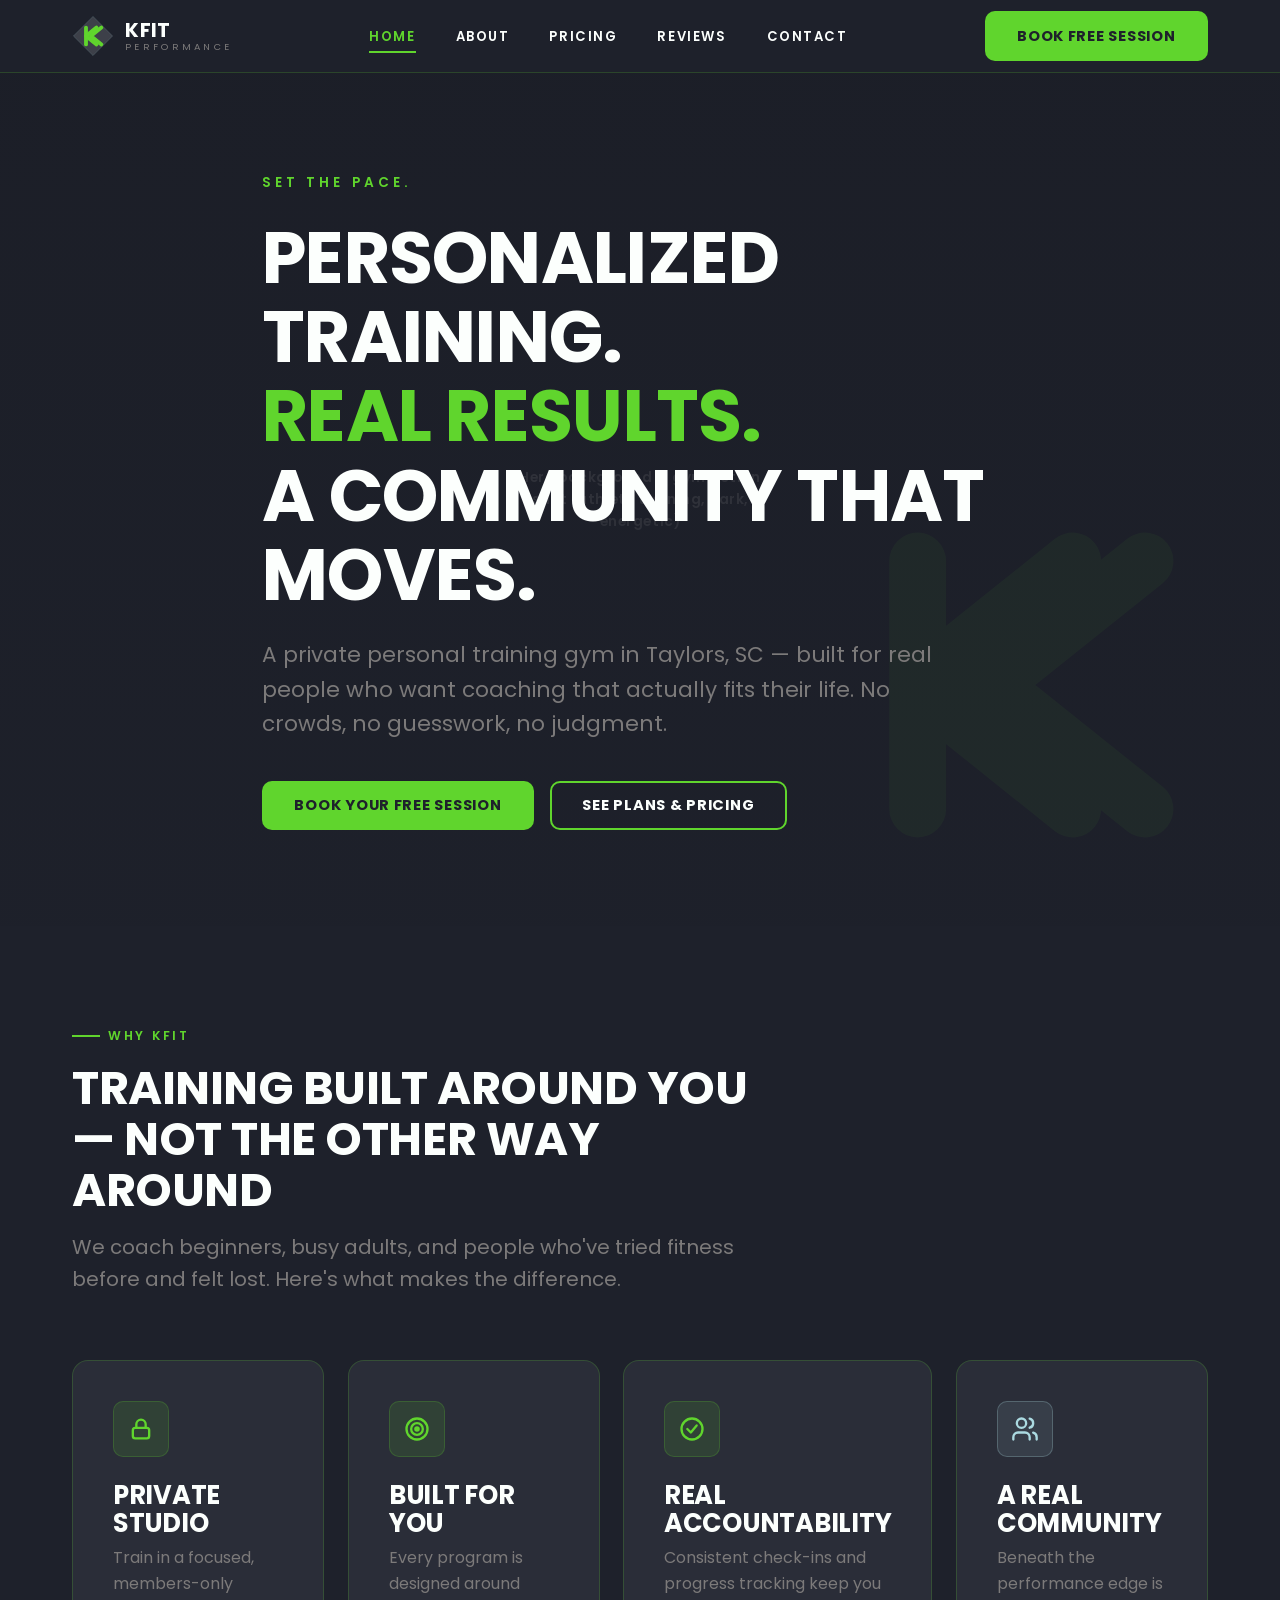
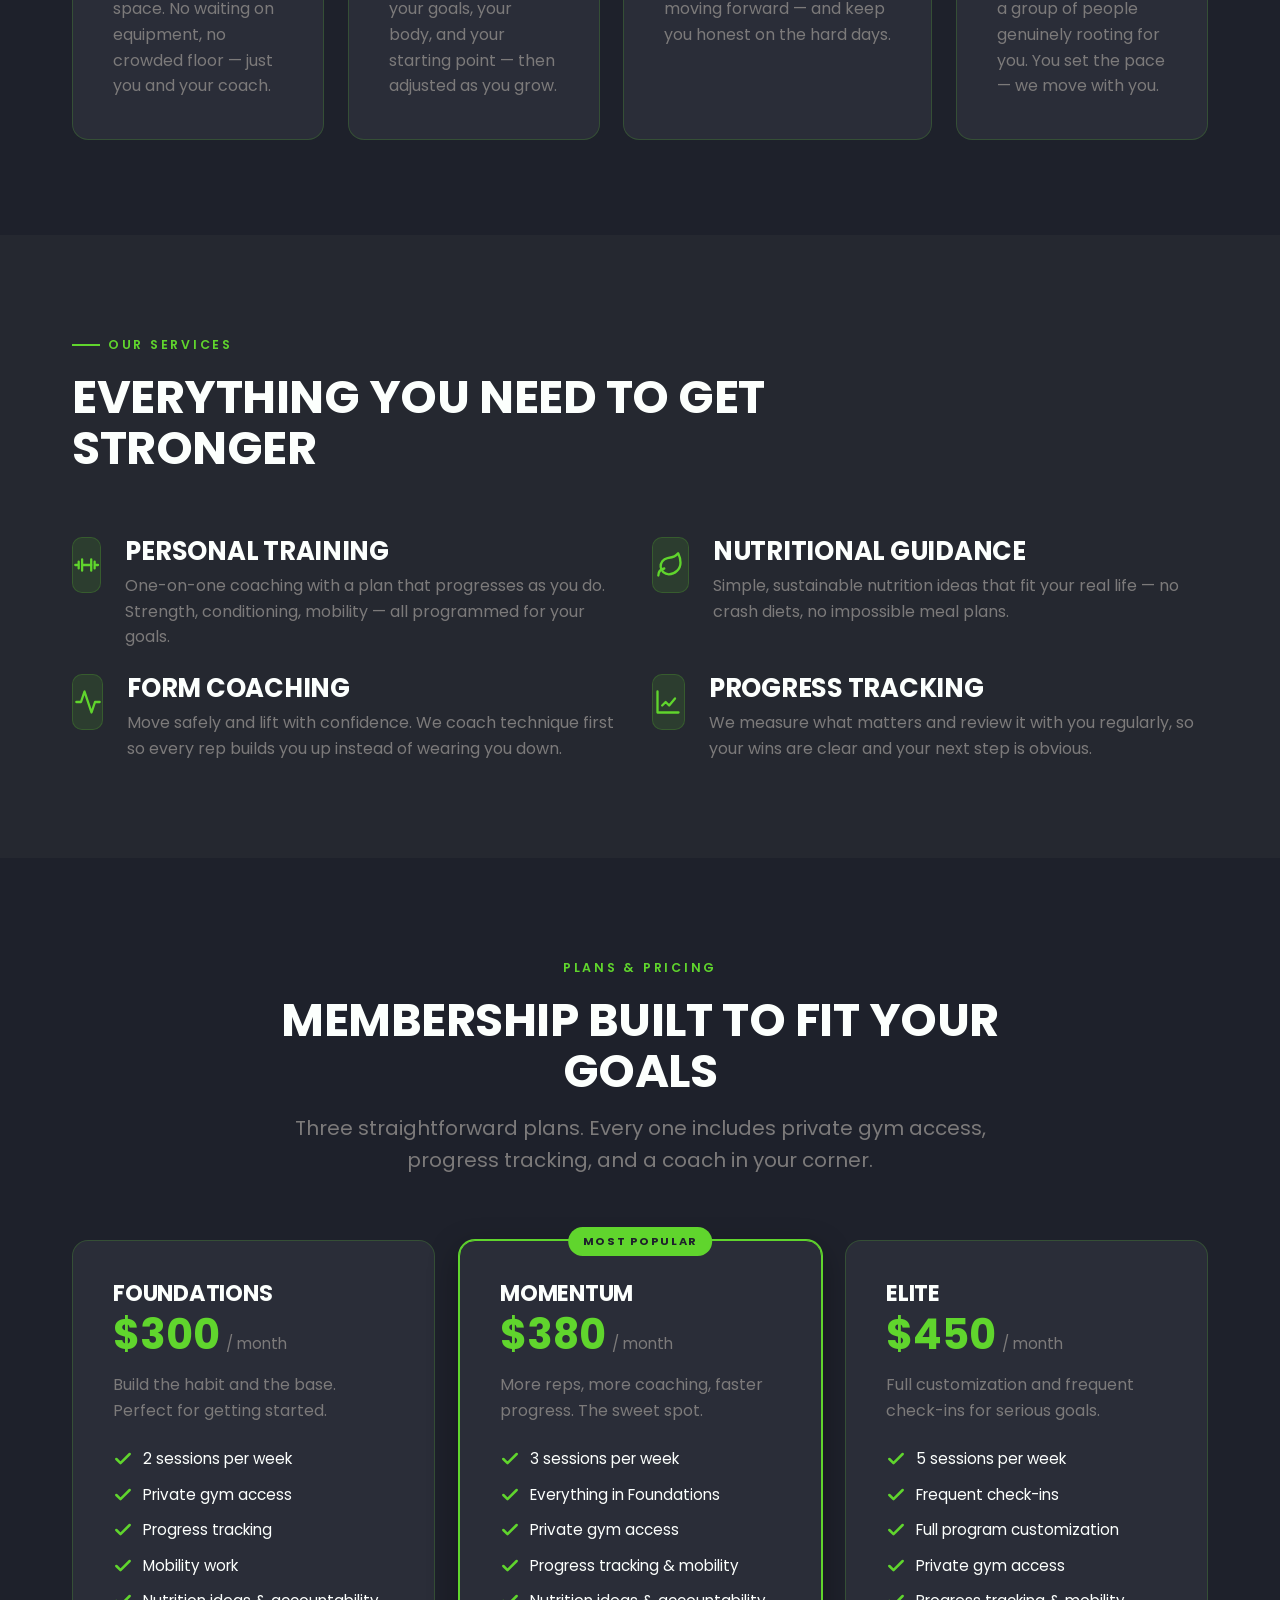
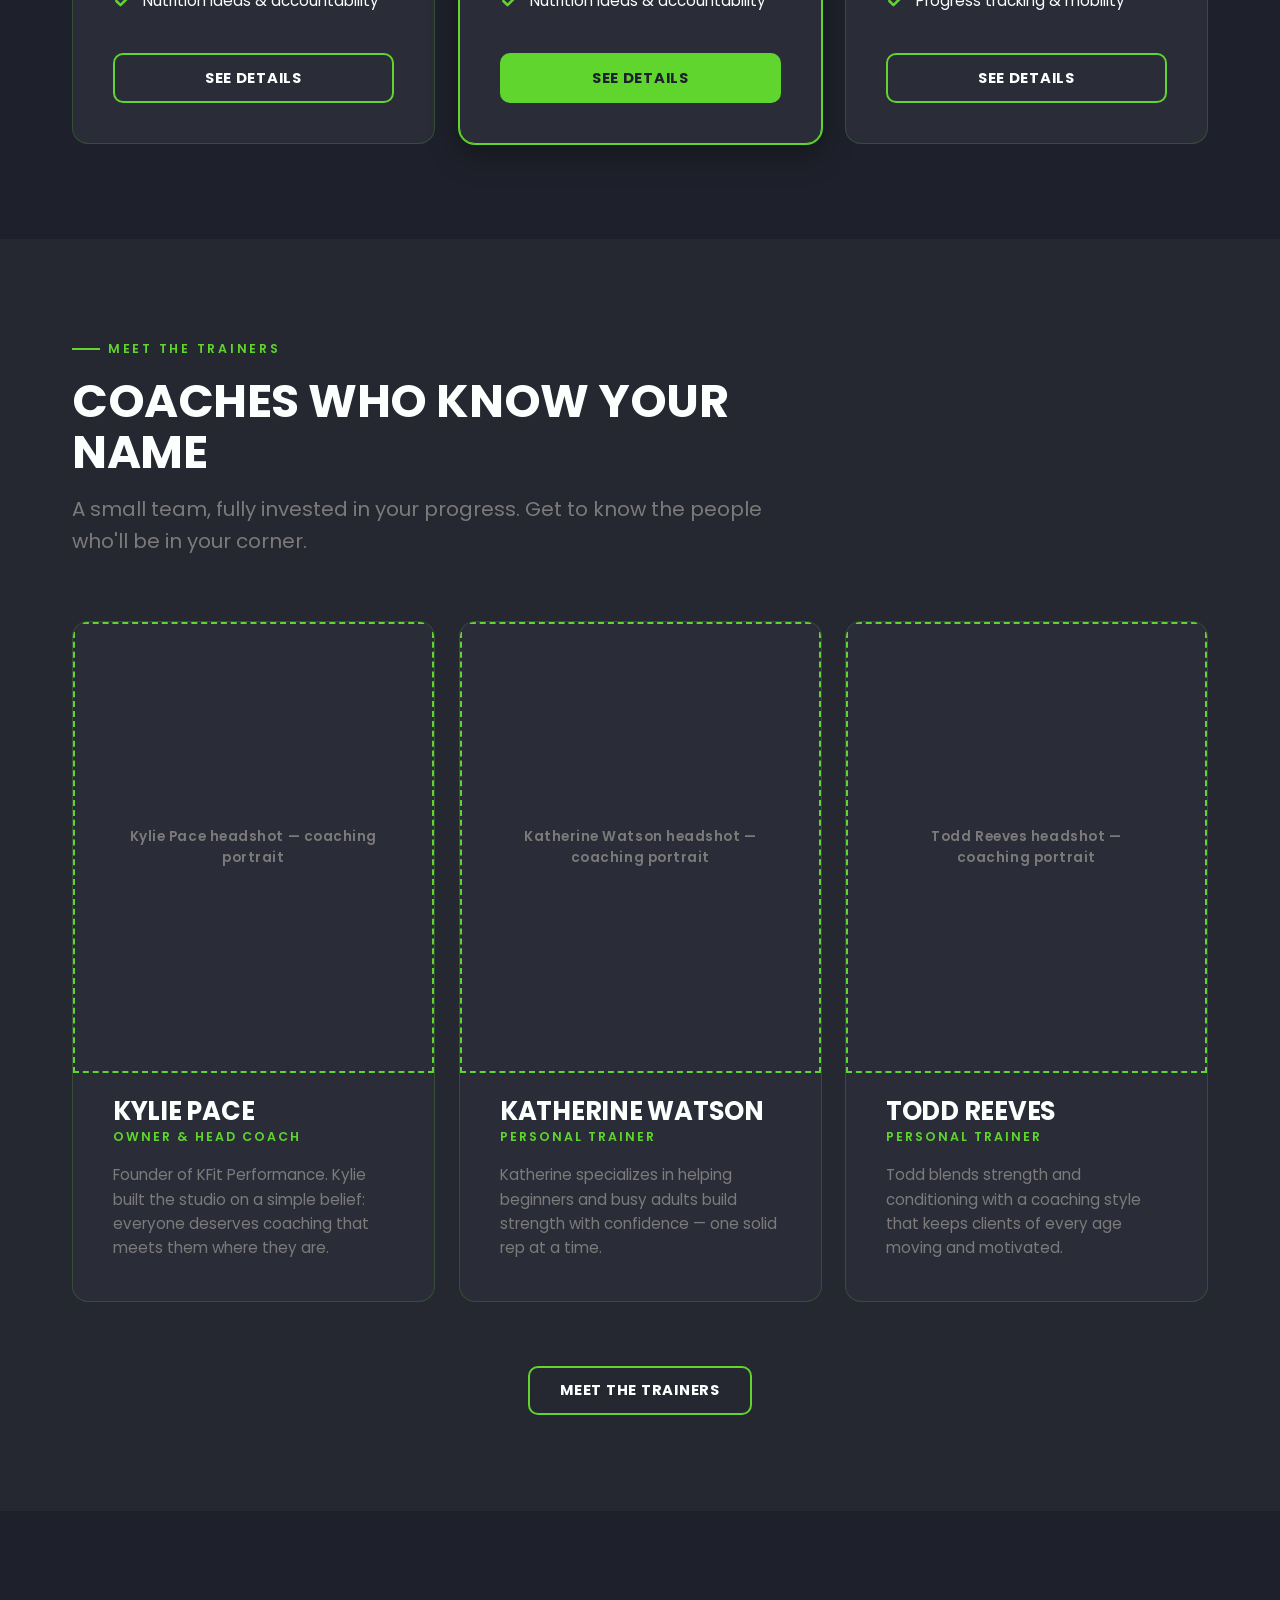
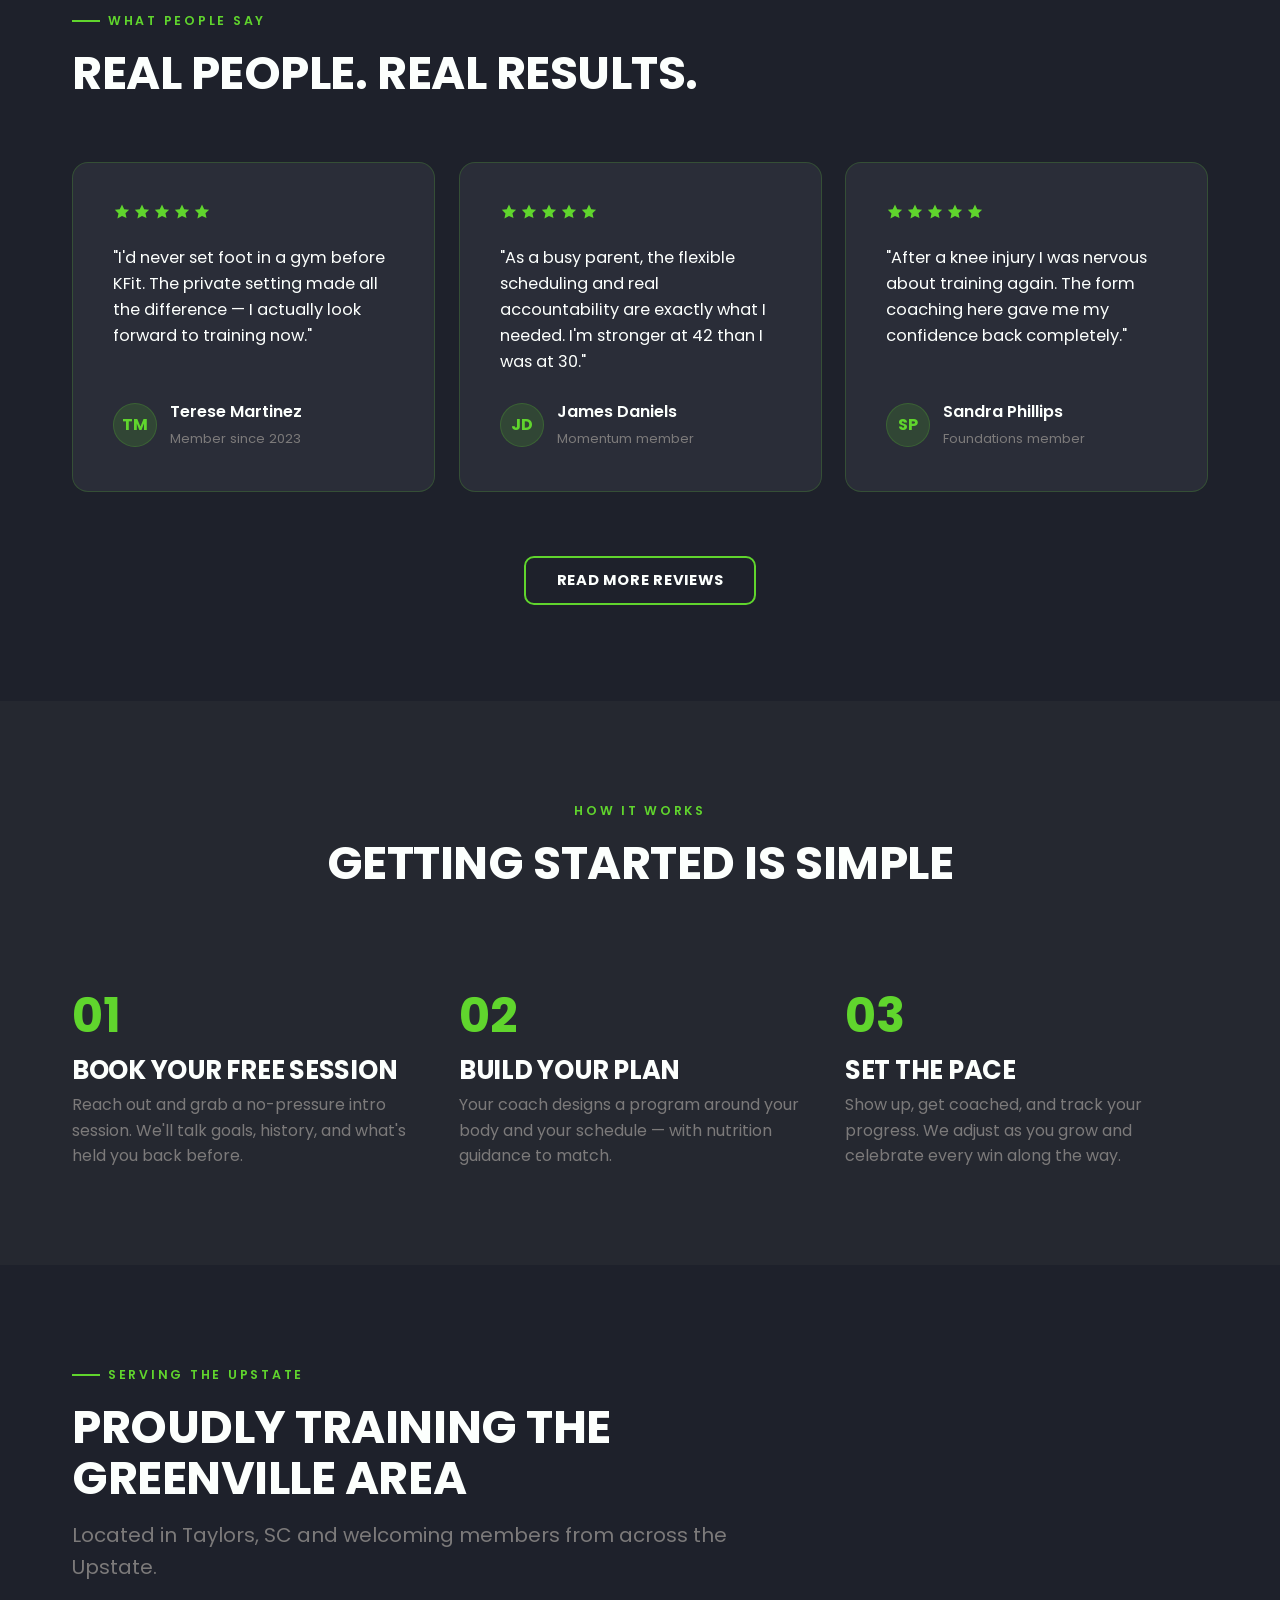
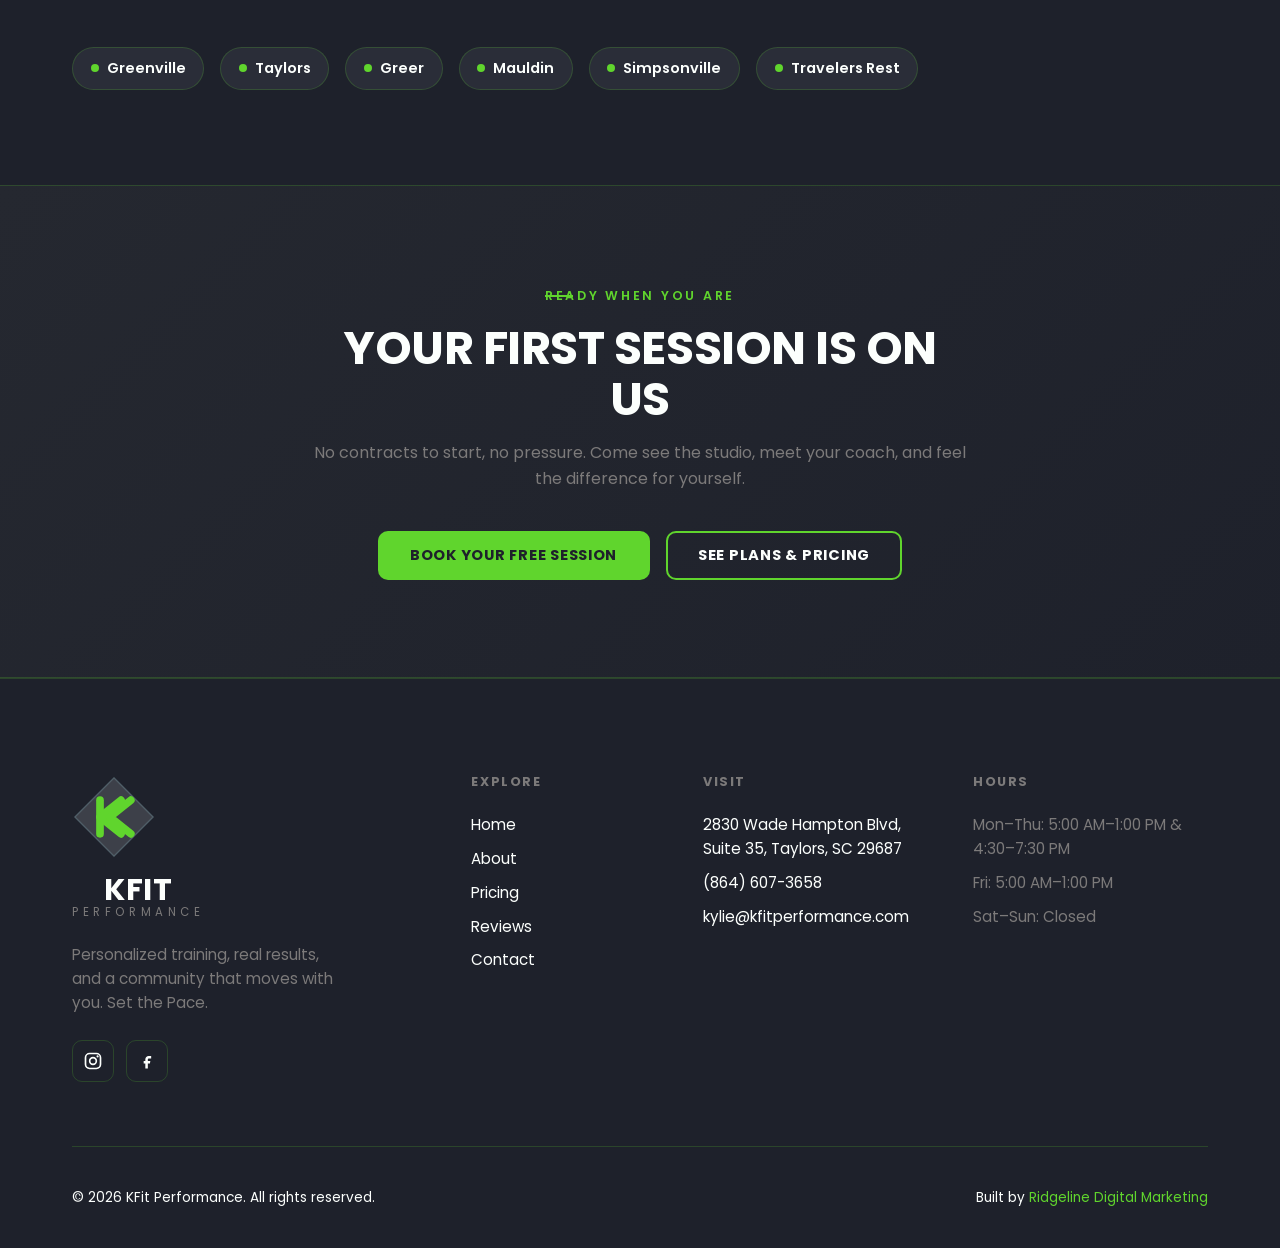
<file: index.html>
<!DOCTYPE html>
<html lang="en">
<head>
  <meta charset="UTF-8">
  <meta name="viewport" content="width=device-width, initial-scale=1.0">
  <title>KFit Performance | Personal Training in Taylors &amp; Greenville, SC</title>
  <meta name="description" content="KFit Performance is a private personal training gym in Taylors, SC. Personalized training, real results, and a community that moves with you. Book your free session today.">
  <!-- STAGING ONLY: remove this noindex tag before launching on the production domain -->
  <meta name="robots" content="noindex, nofollow">
  <meta name="theme-color" content="#1E212B">
  <link rel="canonical" href="https://www.kfitperformance.com/">
  <link rel="icon" href="data:image/svg+xml,%3Csvg xmlns='http://www.w3.org/2000/svg' viewBox='0 0 120 120'%3E%3Cpolygon points='60,4 116,60 60,116 4,60' fill='%233d4049'/%3E%3Cg fill='none' stroke='%2360D52D' stroke-width='11' stroke-linecap='round' stroke-linejoin='round'%3E%3Cpath d='M40 36 V84'/%3E%3Cpath d='M40 60 L70 36 M40 60 L70 84'/%3E%3Cpath d='M54 60 L84 36 M54 60 L84 84'/%3E%3C/g%3E%3C/svg%3E">

  <!-- Open Graph / social -->
  <meta property="og:type" content="website">
  <meta property="og:site_name" content="KFit Performance">
  <meta property="og:title" content="KFit Performance | Personal Training in Taylors &amp; Greenville, SC">
  <meta property="og:description" content="Personalized training, real results, and a community that moves with you. Book your free session at KFit Performance.">
  <meta property="og:image" content="https://www.kfitperformance.com/images/og-image.jpg">
  <meta property="og:url" content="https://www.kfitperformance.com/">
  <meta name="twitter:card" content="summary_large_image">

  <!-- Fonts: Poppins 400 / 600 / 700 -->
  <link rel="preconnect" href="https://fonts.googleapis.com">
  <link rel="preconnect" href="https://fonts.gstatic.com" crossorigin>
  <link href="https://fonts.googleapis.com/css2?family=Poppins:wght@400;600;700&display=swap" rel="stylesheet">

  <link rel="stylesheet" href="styles.css">
  <script src="js/nav.js" defer></script>
</head>
<body>
  <a class="skip-link" href="#main">Skip to content</a>

  <!-- ===================== NAV ===================== -->
  <header class="site-nav">
    <nav class="container site-nav__inner" aria-label="Primary">
      <a href="index.html" class="logo" aria-label="KFit Performance home">
        <svg class="logo__icon" viewBox="0 0 120 120" role="img" aria-hidden="true" focusable="false">
          <polygon points="60,4 116,60 60,116 4,60" fill="#3d4049" stroke="rgba(171,218,225,0.25)" stroke-width="2"/>
          <g fill="none" stroke="#60D52D" stroke-width="11" stroke-linecap="round" stroke-linejoin="round">
            <path d="M40 36 V84"/>
            <path d="M40 60 L70 36 M40 60 L70 84"/>
            <path d="M54 60 L84 36 M54 60 L84 84"/>
          </g>
        </svg>
        <span class="logo__wordmark">
          <span class="logo__name">KFit</span>
          <span class="logo__sub">Performance</span>
        </span>
      </a>

      <ul class="site-nav__links">
        <li><a class="site-nav__link" href="index.html" aria-current="page">Home</a></li>
        <li><a class="site-nav__link" href="about.html">About</a></li>
        <li><a class="site-nav__link" href="pricing.html">Pricing</a></li>
        <li><a class="site-nav__link" href="reviews.html">Reviews</a></li>
        <li><a class="site-nav__link" href="contact.html">Contact</a></li>
      </ul>

      <a href="contact.html" class="btn btn--primary site-nav__cta">Book Free Session</a>

      <button class="nav-toggle" aria-label="Open menu" aria-expanded="false" aria-controls="nav-drawer">
        <span class="nav-toggle__bar"></span>
        <span class="nav-toggle__bar"></span>
        <span class="nav-toggle__bar"></span>
      </button>
    </nav>

    <div class="nav-drawer" id="nav-drawer">
      <a class="nav-drawer__link" href="index.html" aria-current="page">Home</a>
      <a class="nav-drawer__link" href="about.html">About</a>
      <a class="nav-drawer__link" href="pricing.html">Pricing</a>
      <a class="nav-drawer__link" href="reviews.html">Reviews</a>
      <a class="nav-drawer__link" href="contact.html">Contact</a>
      <a class="btn btn--primary" href="contact.html">Book Free Session</a>
    </div>
  </header>

  <main id="main">

    <!-- ===================== HERO ===================== -->
    <section class="hero">
      <div class="hero__bg" aria-hidden="true">
        <div class="img-placeholder"><span>Hero background — gym action shot (athlete training, dark, energetic)</span></div>
      </div>
      <svg class="hero__watermark" viewBox="0 0 120 120" aria-hidden="true" focusable="false">
        <g fill="none" stroke="#60D52D" stroke-width="11" stroke-linecap="round" stroke-linejoin="round">
          <path d="M40 36 V84"/>
          <path d="M40 60 L70 36 M40 60 L70 84"/>
          <path d="M54 60 L84 36 M54 60 L84 84"/>
        </g>
      </svg>
      <div class="container hero__inner">
        <span class="hero__eyebrow fade-in">Set the Pace.</span>
        <h1 class="fade-in delay-1">Personalized Training.<br><span class="accent">Real Results.</span><br>A Community That Moves.</h1>
        <p class="hero__sub fade-in delay-2">A private personal training gym in Taylors, SC — built for real people who want coaching that actually fits their life. No crowds, no guesswork, no judgment.</p>
        <div class="btn-row fade-in delay-3">
          <a href="contact.html" class="btn btn--primary">Book Your Free Session</a>
          <a href="pricing.html" class="btn btn--ghost">See Plans &amp; Pricing</a>
        </div>
      </div>
    </section>

    <!-- ===================== WHY KFIT ===================== -->
    <section class="section">
      <div class="container">
        <div class="section-head fade-in">
          <span class="section-label">Why KFit</span>
          <h2>Training built around you — not the other way around</h2>
          <p class="lead">We coach beginners, busy adults, and people who've tried fitness before and felt lost. Here's what makes the difference.</p>
        </div>

        <div class="grid grid--4">
          <article class="card fade-in">
            <span class="icon-chip" aria-hidden="true">
              <svg viewBox="0 0 24 24" fill="none" stroke="currentColor" stroke-width="2" stroke-linecap="round" stroke-linejoin="round"><rect x="5" y="11" width="14" height="9" rx="2"/><path d="M8 11V8a4 4 0 0 1 8 0v3"/></svg>
            </span>
            <h3>Private Studio</h3>
            <p>Train in a focused, members-only space. No waiting on equipment, no crowded floor — just you and your coach.</p>
          </article>

          <article class="card fade-in delay-1">
            <span class="icon-chip" aria-hidden="true">
              <svg viewBox="0 0 24 24" fill="none" stroke="currentColor" stroke-width="2" stroke-linecap="round" stroke-linejoin="round"><circle cx="12" cy="12" r="9"/><circle cx="12" cy="12" r="5"/><circle cx="12" cy="12" r="1.4" fill="currentColor"/></svg>
            </span>
            <h3>Built For You</h3>
            <p>Every program is designed around your goals, your body, and your starting point — then adjusted as you grow.</p>
          </article>

          <article class="card fade-in delay-2">
            <span class="icon-chip" aria-hidden="true">
              <svg viewBox="0 0 24 24" fill="none" stroke="currentColor" stroke-width="2" stroke-linecap="round" stroke-linejoin="round"><circle cx="12" cy="12" r="9"/><path d="M8 12l3 3 5-6"/></svg>
            </span>
            <h3>Real Accountability</h3>
            <p>Consistent check-ins and progress tracking keep you moving forward — and keep you honest on the hard days.</p>
          </article>

          <article class="card fade-in delay-3">
            <span class="icon-chip icon-chip--blue" aria-hidden="true">
              <svg viewBox="0 0 24 24" fill="none" stroke="currentColor" stroke-width="2" stroke-linecap="round" stroke-linejoin="round"><path d="M16 21v-2a4 4 0 0 0-4-4H6a4 4 0 0 0-4 4v2"/><circle cx="9" cy="7" r="4"/><path d="M22 21v-2a4 4 0 0 0-3-3.87"/><path d="M16 3.13a4 4 0 0 1 0 7.75"/></svg>
            </span>
            <h3>A Real Community</h3>
            <p>Beneath the performance edge is a group of people genuinely rooting for you. You set the pace — we move with you.</p>
          </article>
        </div>
      </div>
    </section>

    <!-- ===================== SERVICES ===================== -->
    <section class="section section--alt">
      <div class="container">
        <div class="section-head fade-in">
          <span class="section-label">Our Services</span>
          <h2>Everything you need to get stronger</h2>
        </div>

        <div class="grid grid--2">
          <article class="service fade-in">
            <span class="icon-chip" aria-hidden="true">
              <svg viewBox="0 0 24 24" fill="none" stroke="currentColor" stroke-width="2" stroke-linecap="round" stroke-linejoin="round"><path d="M2 12h2M20 12h2"/><path d="M5 9v6M19 9v6"/><path d="M8 7v10M16 7v10"/><path d="M8 12h8"/></svg>
            </span>
            <div class="service__body">
              <h3>Personal Training</h3>
              <p>One-on-one coaching with a plan that progresses as you do. Strength, conditioning, mobility — all programmed for your goals.</p>
            </div>
          </article>

          <article class="service fade-in delay-1">
            <span class="icon-chip" aria-hidden="true">
              <svg viewBox="0 0 24 24" fill="none" stroke="currentColor" stroke-width="2" stroke-linecap="round" stroke-linejoin="round"><path d="M11 20A7 7 0 0 1 9.8 6.1C15.5 5 17 4.48 19 2c1 2 2 4.18 2 8 0 5.5-4.78 10-10 10Z"/><path d="M2 21c0-3 1.85-5.36 5.08-6"/></svg>
            </span>
            <div class="service__body">
              <h3>Nutritional Guidance</h3>
              <p>Simple, sustainable nutrition ideas that fit your real life — no crash diets, no impossible meal plans.</p>
            </div>
          </article>

          <article class="service fade-in delay-2">
            <span class="icon-chip" aria-hidden="true">
              <svg viewBox="0 0 24 24" fill="none" stroke="currentColor" stroke-width="2" stroke-linecap="round" stroke-linejoin="round"><path d="M22 12h-4l-3 9L9 3l-3 9H2"/></svg>
            </span>
            <div class="service__body">
              <h3>Form Coaching</h3>
              <p>Move safely and lift with confidence. We coach technique first so every rep builds you up instead of wearing you down.</p>
            </div>
          </article>

          <article class="service fade-in delay-3">
            <span class="icon-chip" aria-hidden="true">
              <svg viewBox="0 0 24 24" fill="none" stroke="currentColor" stroke-width="2" stroke-linecap="round" stroke-linejoin="round"><path d="M3 3v18h18"/><path d="M7 15l3-3 3 3 5-6"/></svg>
            </span>
            <div class="service__body">
              <h3>Progress Tracking</h3>
              <p>We measure what matters and review it with you regularly, so your wins are clear and your next step is obvious.</p>
            </div>
          </article>
        </div>
      </div>
    </section>

    <!-- ===================== PRICING PREVIEW ===================== -->
    <section class="section">
      <div class="container">
        <div class="section-head section-head--center fade-in">
          <span class="section-label">Plans &amp; Pricing</span>
          <h2>Membership built to fit your goals</h2>
          <p class="lead">Three straightforward plans. Every one includes private gym access, progress tracking, and a coach in your corner.</p>
        </div>

        <div class="grid grid--3">
          <article class="plan fade-in">
            <h3 class="plan__name">Foundations</h3>
            <div class="plan__price"><span class="plan__amount">$300</span><span class="plan__period">/ month</span></div>
            <p class="plan__tagline">Build the habit and the base. Perfect for getting started.</p>
            <ul class="plan__features">
              <li>2 sessions per week</li>
              <li>Private gym access</li>
              <li>Progress tracking</li>
              <li>Mobility work</li>
              <li>Nutrition ideas &amp; accountability</li>
            </ul>
            <a href="pricing.html" class="btn btn--ghost btn--block">See Details</a>
          </article>

          <article class="plan plan--featured fade-in delay-1">
            <span class="plan__badge">Most Popular</span>
            <h3 class="plan__name">Momentum</h3>
            <div class="plan__price"><span class="plan__amount">$380</span><span class="plan__period">/ month</span></div>
            <p class="plan__tagline">More reps, more coaching, faster progress. The sweet spot.</p>
            <ul class="plan__features">
              <li>3 sessions per week</li>
              <li>Everything in Foundations</li>
              <li>Private gym access</li>
              <li>Progress tracking &amp; mobility</li>
              <li>Nutrition ideas &amp; accountability</li>
            </ul>
            <a href="pricing.html" class="btn btn--primary btn--block">See Details</a>
          </article>

          <article class="plan fade-in delay-2">
            <h3 class="plan__name">Elite</h3>
            <div class="plan__price"><span class="plan__amount">$450</span><span class="plan__period">/ month</span></div>
            <p class="plan__tagline">Full customization and frequent check-ins for serious goals.</p>
            <ul class="plan__features">
              <li>5 sessions per week</li>
              <li>Frequent check-ins</li>
              <li>Full program customization</li>
              <li>Private gym access</li>
              <li>Progress tracking &amp; mobility</li>
            </ul>
            <a href="pricing.html" class="btn btn--ghost btn--block">See Details</a>
          </article>
        </div>
      </div>
    </section>

    <!-- ===================== TRAINERS ===================== -->
    <section class="section section--alt">
      <div class="container">
        <div class="section-head fade-in">
          <span class="section-label">Meet the Trainers</span>
          <h2>Coaches who know your name</h2>
          <p class="lead">A small team, fully invested in your progress. Get to know the people who'll be in your corner.</p>
        </div>

        <div class="grid grid--3">
          <article class="trainer fade-in">
            <div class="trainer__photo">
              <div class="img-placeholder"><span>Kylie Pace headshot — coaching portrait</span></div>
            </div>
            <div class="trainer__body">
              <h3 class="trainer__name">Kylie Pace</h3>
              <span class="trainer__role">Owner &amp; Head Coach</span>
              <p class="trainer__bio">Founder of KFit Performance. Kylie built the studio on a simple belief: everyone deserves coaching that meets them where they are.</p>
            </div>
          </article>

          <article class="trainer fade-in delay-1">
            <div class="trainer__photo">
              <div class="img-placeholder"><span>Katherine Watson headshot — coaching portrait</span></div>
            </div>
            <div class="trainer__body">
              <h3 class="trainer__name">Katherine Watson</h3>
              <span class="trainer__role">Personal Trainer</span>
              <p class="trainer__bio">Katherine specializes in helping beginners and busy adults build strength with confidence — one solid rep at a time.</p>
            </div>
          </article>

          <article class="trainer fade-in delay-2">
            <div class="trainer__photo">
              <div class="img-placeholder"><span>Todd Reeves headshot — coaching portrait</span></div>
            </div>
            <div class="trainer__body">
              <h3 class="trainer__name">Todd Reeves</h3>
              <span class="trainer__role">Personal Trainer</span>
              <p class="trainer__bio">Todd blends strength and conditioning with a coaching style that keeps clients of every age moving and motivated.</p>
            </div>
          </article>
        </div>

        <div class="btn-row btn-row--center fade-in" style="margin-top: var(--space-xl);">
          <a href="about.html" class="btn btn--ghost">Meet the Trainers</a>
        </div>
      </div>
    </section>

    <!-- ===================== TESTIMONIALS ===================== -->
    <section class="section">
      <div class="container">
        <div class="section-head fade-in">
          <span class="section-label">What People Say</span>
          <h2>Real people. Real results.</h2>
        </div>

        <div class="grid grid--3">
          <figure class="quote fade-in">
            <div class="quote__stars" aria-label="5 out of 5 stars">
              <svg viewBox="0 0 24 24" fill="currentColor" aria-hidden="true"><path d="M12 2l2.9 6.3 6.6.7-4.9 4.5 1.4 6.5L12 17.3 5.9 20.5l1.4-6.5L2.4 9l6.6-.7z"/></svg>
              <svg viewBox="0 0 24 24" fill="currentColor" aria-hidden="true"><path d="M12 2l2.9 6.3 6.6.7-4.9 4.5 1.4 6.5L12 17.3 5.9 20.5l1.4-6.5L2.4 9l6.6-.7z"/></svg>
              <svg viewBox="0 0 24 24" fill="currentColor" aria-hidden="true"><path d="M12 2l2.9 6.3 6.6.7-4.9 4.5 1.4 6.5L12 17.3 5.9 20.5l1.4-6.5L2.4 9l6.6-.7z"/></svg>
              <svg viewBox="0 0 24 24" fill="currentColor" aria-hidden="true"><path d="M12 2l2.9 6.3 6.6.7-4.9 4.5 1.4 6.5L12 17.3 5.9 20.5l1.4-6.5L2.4 9l6.6-.7z"/></svg>
              <svg viewBox="0 0 24 24" fill="currentColor" aria-hidden="true"><path d="M12 2l2.9 6.3 6.6.7-4.9 4.5 1.4 6.5L12 17.3 5.9 20.5l1.4-6.5L2.4 9l6.6-.7z"/></svg>
            </div>
            <blockquote class="quote__text">"I'd never set foot in a gym before KFit. The private setting made all the difference — I actually look forward to training now."</blockquote>
            <figcaption class="quote__author">
              <span class="quote__avatar" aria-hidden="true">TM</span>
              <span>
                <span class="quote__name">Terese Martinez</span>
                <span class="quote__meta">Member since 2023</span>
              </span>
            </figcaption>
          </figure>

          <figure class="quote fade-in delay-1">
            <div class="quote__stars" aria-label="5 out of 5 stars">
              <svg viewBox="0 0 24 24" fill="currentColor" aria-hidden="true"><path d="M12 2l2.9 6.3 6.6.7-4.9 4.5 1.4 6.5L12 17.3 5.9 20.5l1.4-6.5L2.4 9l6.6-.7z"/></svg>
              <svg viewBox="0 0 24 24" fill="currentColor" aria-hidden="true"><path d="M12 2l2.9 6.3 6.6.7-4.9 4.5 1.4 6.5L12 17.3 5.9 20.5l1.4-6.5L2.4 9l6.6-.7z"/></svg>
              <svg viewBox="0 0 24 24" fill="currentColor" aria-hidden="true"><path d="M12 2l2.9 6.3 6.6.7-4.9 4.5 1.4 6.5L12 17.3 5.9 20.5l1.4-6.5L2.4 9l6.6-.7z"/></svg>
              <svg viewBox="0 0 24 24" fill="currentColor" aria-hidden="true"><path d="M12 2l2.9 6.3 6.6.7-4.9 4.5 1.4 6.5L12 17.3 5.9 20.5l1.4-6.5L2.4 9l6.6-.7z"/></svg>
              <svg viewBox="0 0 24 24" fill="currentColor" aria-hidden="true"><path d="M12 2l2.9 6.3 6.6.7-4.9 4.5 1.4 6.5L12 17.3 5.9 20.5l1.4-6.5L2.4 9l6.6-.7z"/></svg>
            </div>
            <blockquote class="quote__text">"As a busy parent, the flexible scheduling and real accountability are exactly what I needed. I'm stronger at 42 than I was at 30."</blockquote>
            <figcaption class="quote__author">
              <span class="quote__avatar" aria-hidden="true">JD</span>
              <span>
                <span class="quote__name">James Daniels</span>
                <span class="quote__meta">Momentum member</span>
              </span>
            </figcaption>
          </figure>

          <figure class="quote fade-in delay-2">
            <div class="quote__stars" aria-label="5 out of 5 stars">
              <svg viewBox="0 0 24 24" fill="currentColor" aria-hidden="true"><path d="M12 2l2.9 6.3 6.6.7-4.9 4.5 1.4 6.5L12 17.3 5.9 20.5l1.4-6.5L2.4 9l6.6-.7z"/></svg>
              <svg viewBox="0 0 24 24" fill="currentColor" aria-hidden="true"><path d="M12 2l2.9 6.3 6.6.7-4.9 4.5 1.4 6.5L12 17.3 5.9 20.5l1.4-6.5L2.4 9l6.6-.7z"/></svg>
              <svg viewBox="0 0 24 24" fill="currentColor" aria-hidden="true"><path d="M12 2l2.9 6.3 6.6.7-4.9 4.5 1.4 6.5L12 17.3 5.9 20.5l1.4-6.5L2.4 9l6.6-.7z"/></svg>
              <svg viewBox="0 0 24 24" fill="currentColor" aria-hidden="true"><path d="M12 2l2.9 6.3 6.6.7-4.9 4.5 1.4 6.5L12 17.3 5.9 20.5l1.4-6.5L2.4 9l6.6-.7z"/></svg>
              <svg viewBox="0 0 24 24" fill="currentColor" aria-hidden="true"><path d="M12 2l2.9 6.3 6.6.7-4.9 4.5 1.4 6.5L12 17.3 5.9 20.5l1.4-6.5L2.4 9l6.6-.7z"/></svg>
            </div>
            <blockquote class="quote__text">"After a knee injury I was nervous about training again. The form coaching here gave me my confidence back completely."</blockquote>
            <figcaption class="quote__author">
              <span class="quote__avatar" aria-hidden="true">SP</span>
              <span>
                <span class="quote__name">Sandra Phillips</span>
                <span class="quote__meta">Foundations member</span>
              </span>
            </figcaption>
          </figure>
        </div>

        <div class="btn-row btn-row--center fade-in" style="margin-top: var(--space-xl);">
          <a href="reviews.html" class="btn btn--ghost">Read More Reviews</a>
        </div>
      </div>
    </section>

    <!-- ===================== HOW IT WORKS ===================== -->
    <section class="section section--alt">
      <div class="container">
        <div class="section-head section-head--center fade-in">
          <span class="section-label">How It Works</span>
          <h2>Getting started is simple</h2>
        </div>

        <div class="grid grid--3">
          <article class="step fade-in">
            <span class="step__num">01</span>
            <h3>Book Your Free Session</h3>
            <p>Reach out and grab a no-pressure intro session. We'll talk goals, history, and what's held you back before.</p>
          </article>
          <article class="step fade-in delay-1">
            <span class="step__num">02</span>
            <h3>Build Your Plan</h3>
            <p>Your coach designs a program around your body and your schedule — with nutrition guidance to match.</p>
          </article>
          <article class="step fade-in delay-2">
            <span class="step__num">03</span>
            <h3>Set the Pace</h3>
            <p>Show up, get coached, and track your progress. We adjust as you grow and celebrate every win along the way.</p>
          </article>
        </div>
      </div>
    </section>

    <!-- ===================== SERVICE AREA ===================== -->
    <section class="section">
      <div class="container">
        <div class="section-head fade-in">
          <span class="section-label">Serving the Upstate</span>
          <h2>Proudly training the Greenville area</h2>
          <p class="lead">Located in Taylors, SC and welcoming members from across the Upstate.</p>
        </div>
        <ul class="area-list fade-in">
          <li>Greenville</li>
          <li>Taylors</li>
          <li>Greer</li>
          <li>Mauldin</li>
          <li>Simpsonville</li>
          <li>Travelers Rest</li>
        </ul>
      </div>
    </section>

    <!-- ===================== CTA BAND ===================== -->
    <section class="section cta-band">
      <div class="container cta-band__inner fade-in">
        <span class="section-label" style="padding-left:0;">Ready When You Are</span>
        <h2>Your first session is on us</h2>
        <p>No contracts to start, no pressure. Come see the studio, meet your coach, and feel the difference for yourself.</p>
        <div class="btn-row btn-row--center">
          <a href="contact.html" class="btn btn--primary">Book Your Free Session</a>
          <a href="pricing.html" class="btn btn--ghost">See Plans &amp; Pricing</a>
        </div>
      </div>
    </section>

  </main>

  <!-- ===================== FOOTER ===================== -->
  <footer class="site-footer">
    <div class="container">
      <div class="footer-grid">
        <div class="footer__brand">
          <a href="index.html" class="logo logo--stacked logo--start" aria-label="KFit Performance home">
            <svg class="logo__icon" viewBox="0 0 120 120" role="img" aria-hidden="true" focusable="false">
              <polygon points="60,4 116,60 60,116 4,60" fill="#3d4049" stroke="rgba(171,218,225,0.25)" stroke-width="2"/>
              <g fill="none" stroke="#60D52D" stroke-width="11" stroke-linecap="round" stroke-linejoin="round">
                <path d="M40 36 V84"/>
                <path d="M40 60 L70 36 M40 60 L70 84"/>
                <path d="M54 60 L84 36 M54 60 L84 84"/>
              </g>
            </svg>
            <span class="logo__wordmark">
              <span class="logo__name">KFit</span>
              <span class="logo__sub">Performance</span>
            </span>
          </a>
          <p class="footer__tagline">Personalized training, real results, and a community that moves with you. Set the Pace.</p>
          <div class="footer__social">
            <a class="social-link" href="https://www.instagram.com/" target="_blank" rel="noopener" aria-label="KFit Performance on Instagram">
              <svg viewBox="0 0 24 24" fill="none" aria-hidden="true"><rect x="3" y="3" width="18" height="18" rx="5" stroke="currentColor" stroke-width="2"/><circle cx="12" cy="12" r="4" stroke="currentColor" stroke-width="2"/><circle cx="17.5" cy="6.5" r="1.3" fill="currentColor"/></svg>
            </a>
            <a class="social-link" href="https://www.facebook.com/" target="_blank" rel="noopener" aria-label="KFit Performance on Facebook">
              <svg viewBox="0 0 24 24" fill="currentColor" aria-hidden="true"><path d="M14 9h3V6h-3c-2.2 0-4 1.8-4 4v2H8v3h2v6h3v-6h2.5l.5-3H13v-2c0-.6.4-1 1-1z"/></svg>
            </a>
          </div>
        </div>

        <div class="footer__col">
          <h4>Explore</h4>
          <nav class="footer__links" aria-label="Footer">
            <a href="index.html">Home</a>
            <a href="about.html">About</a>
            <a href="pricing.html">Pricing</a>
            <a href="reviews.html">Reviews</a>
            <a href="contact.html">Contact</a>
          </nav>
        </div>

        <div class="footer__col">
          <h4>Visit</h4>
          <div class="footer__contact">
            <a href="https://www.google.com/maps/search/?api=1&query=2830+Wade+Hampton+Blvd+Suite+35+Taylors+SC+29687" target="_blank" rel="noopener">2830 Wade Hampton Blvd,<br>Suite 35, Taylors, SC 29687</a>
            <a href="tel:+18646073658">(864) 607-3658</a>
            <a href="mailto:kylie@kfitperformance.com">kylie@kfitperformance.com</a>
          </div>
        </div>

        <div class="footer__col">
          <h4>Hours</h4>
          <div class="footer__contact">
            <span class="text-muted">Mon&ndash;Thu: 5:00 AM&ndash;1:00 PM &amp; 4:30&ndash;7:30 PM</span>
            <span class="text-muted">Fri: 5:00 AM&ndash;1:00 PM</span>
            <span class="text-muted">Sat&ndash;Sun: Closed</span>
          </div>
        </div>
      </div>

      <div class="footer__bottom">
        <p>&copy; <span data-year>2026</span> KFit Performance. All rights reserved.</p>
        <p>Built by <a href="https://www.ridgelinedigitalmarketing.com" target="_blank" rel="noopener">Ridgeline Digital Marketing</a></p>
      </div>
    </div>
  </footer>

</body>
</html>
</file>
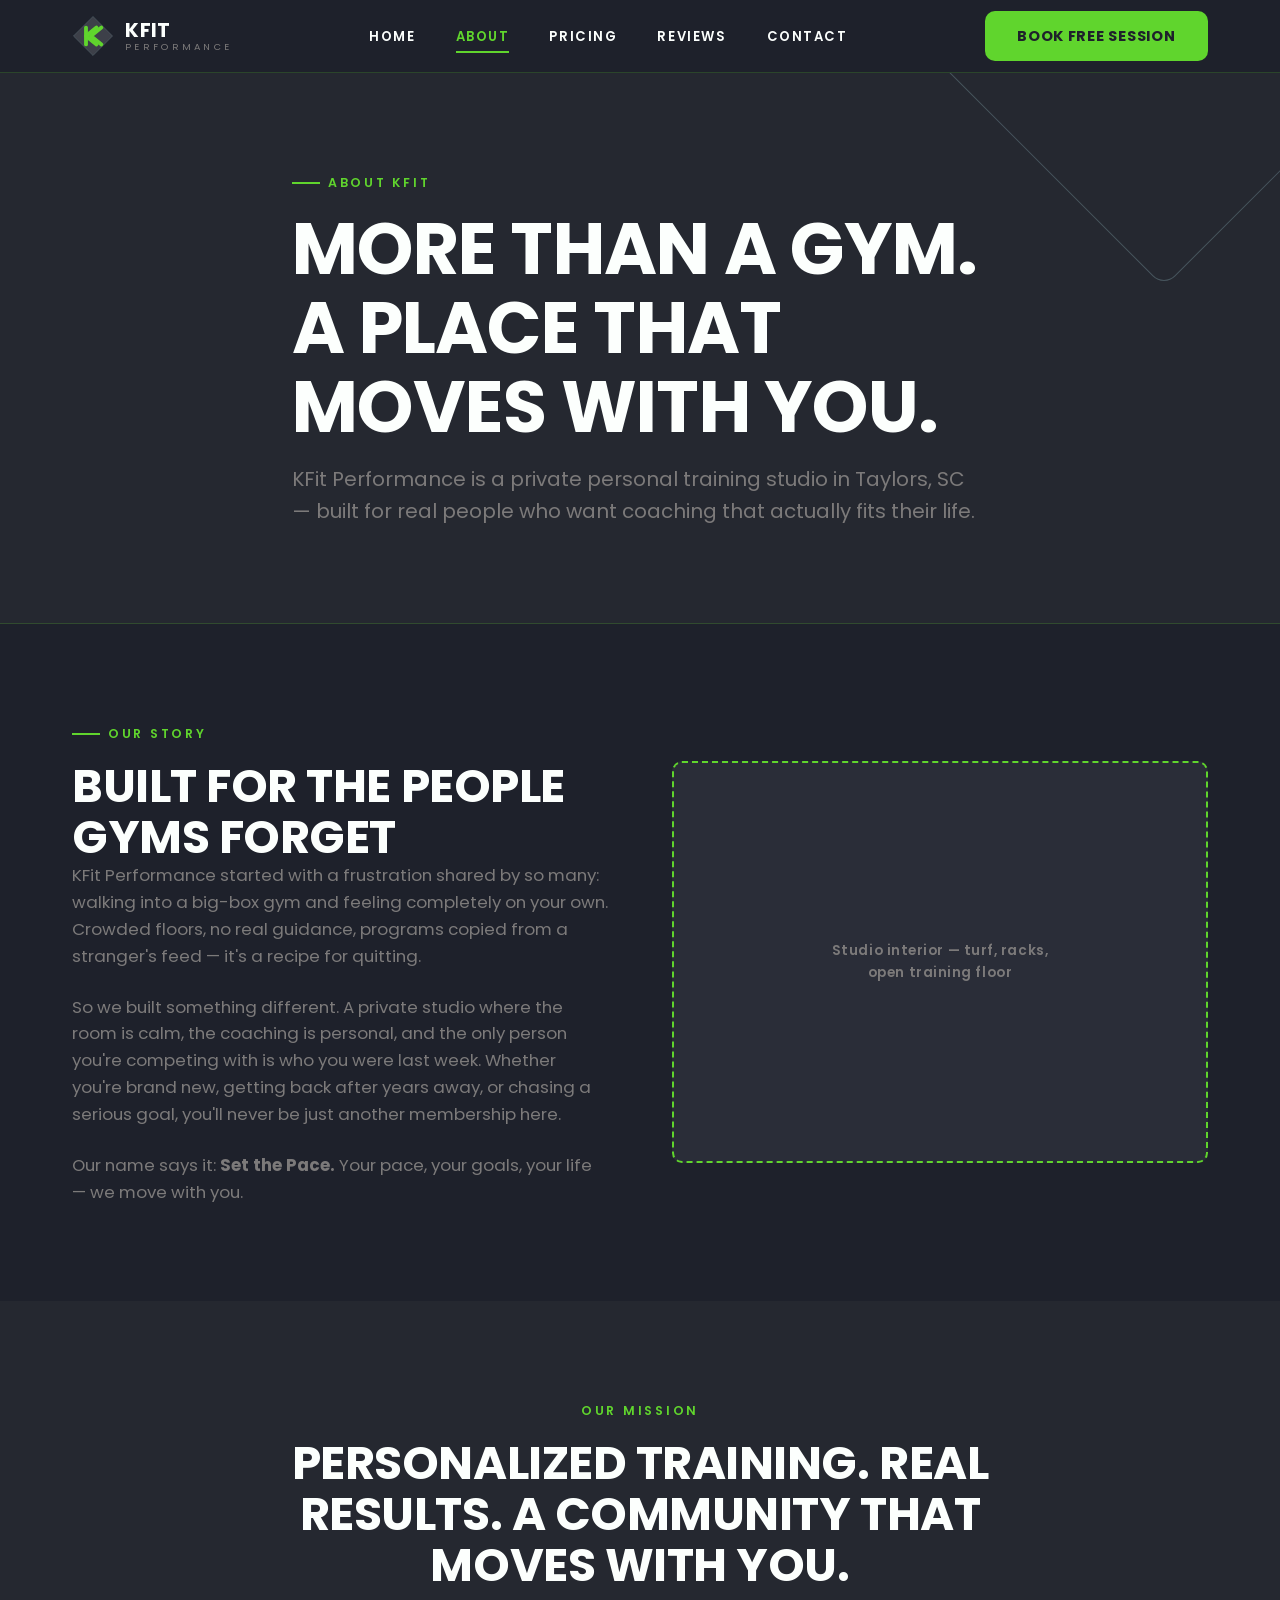
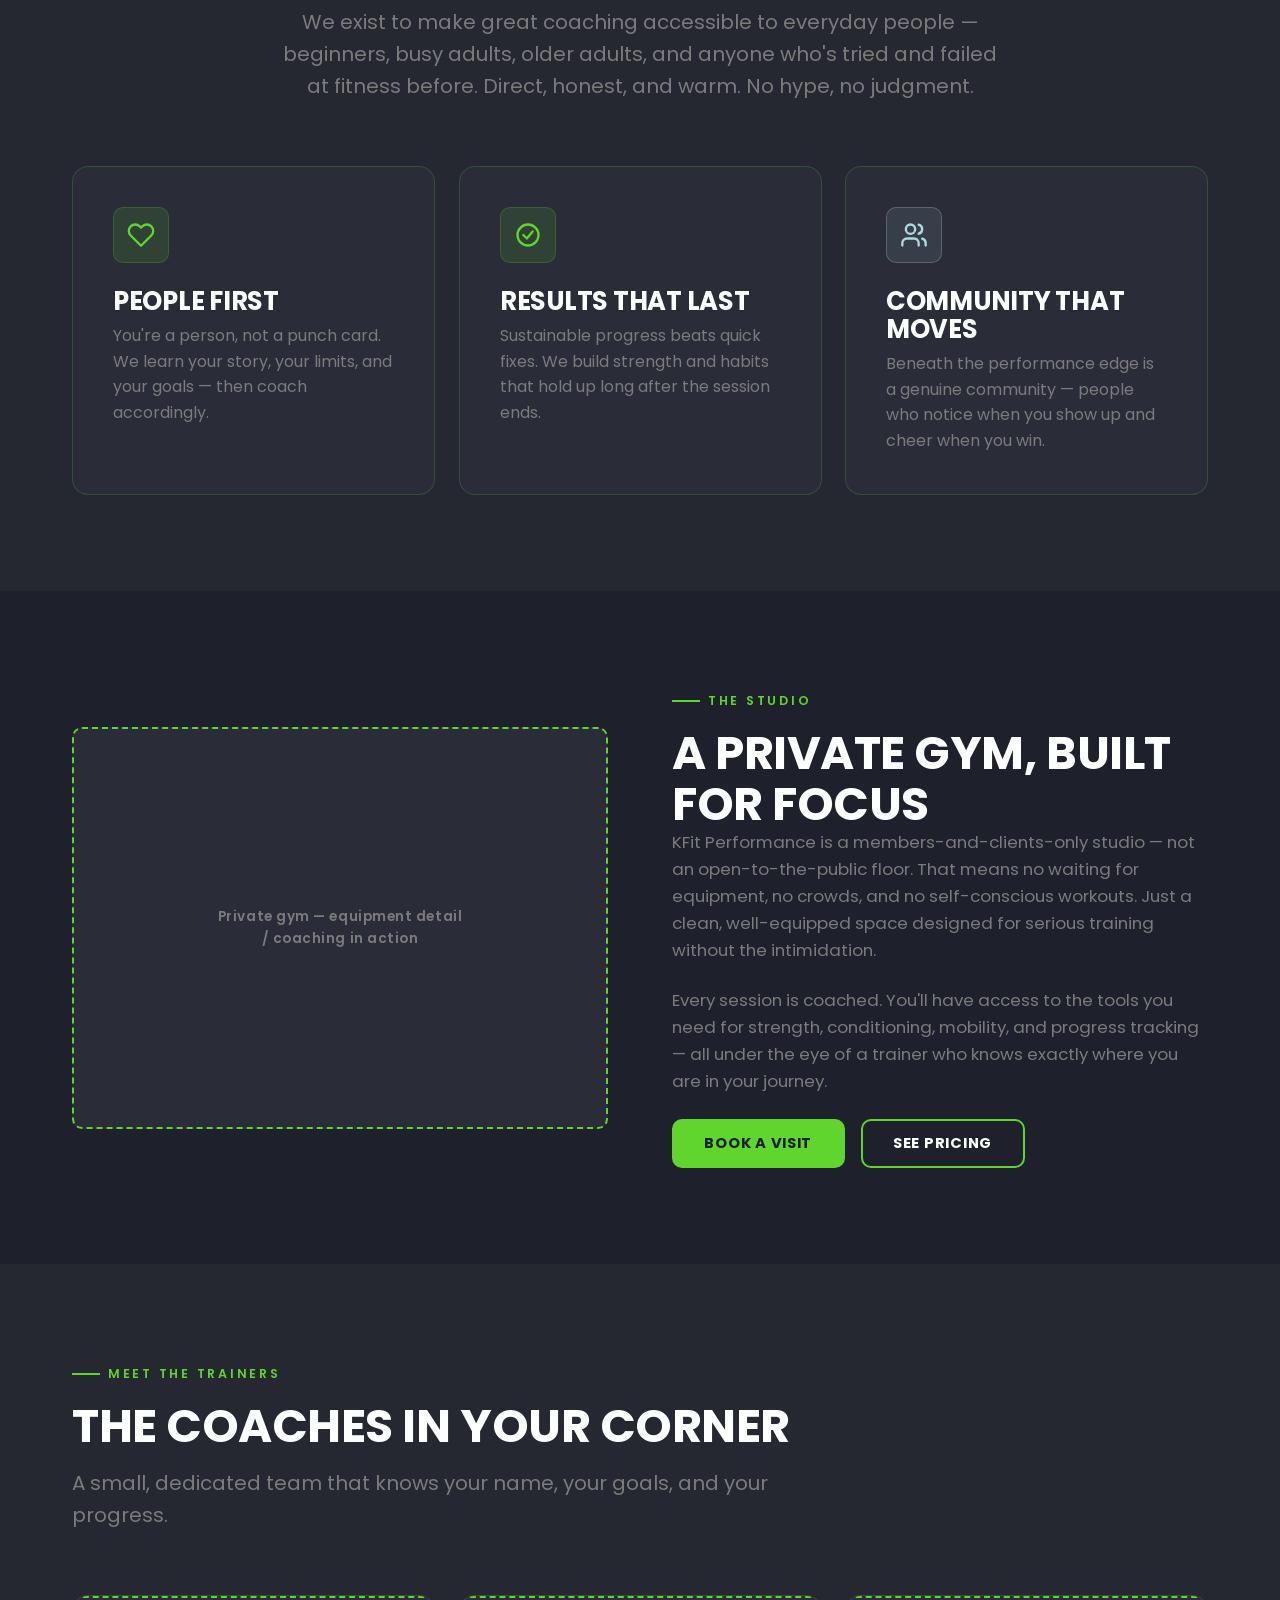
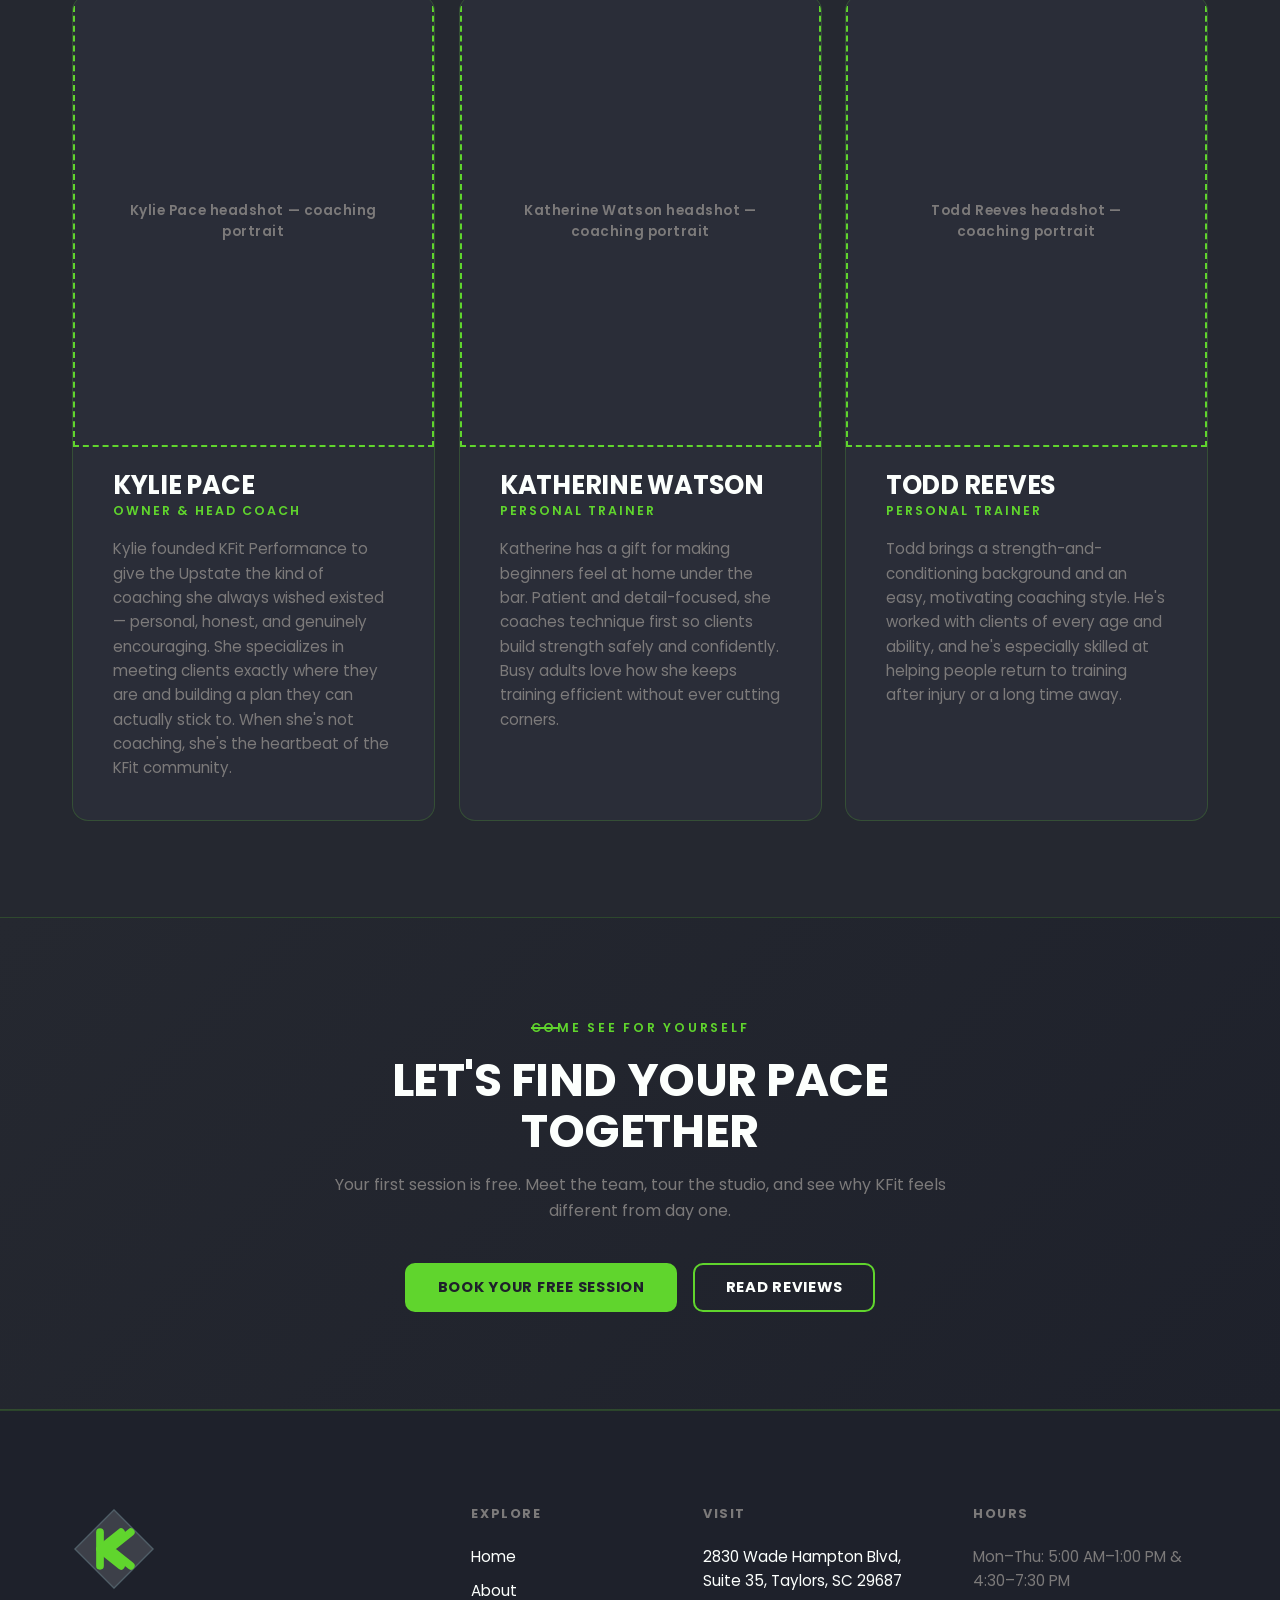
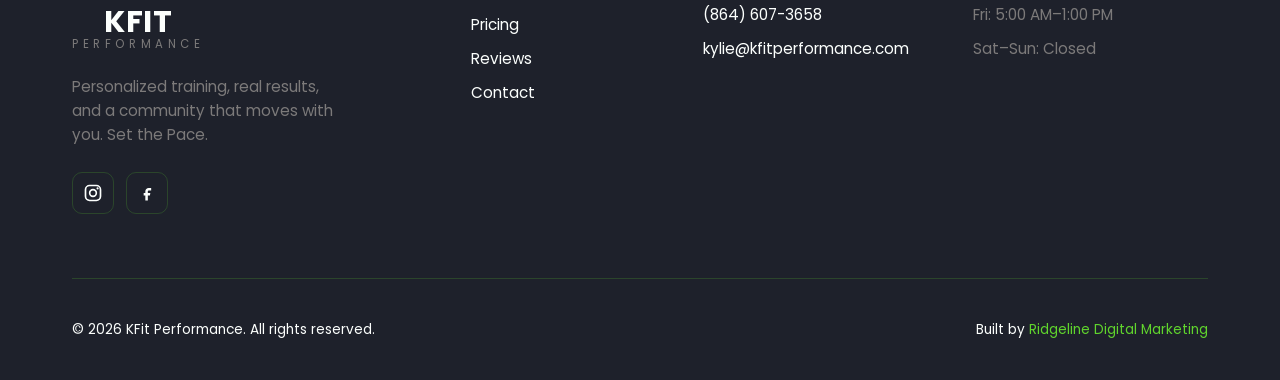
<file: about.html>
<!DOCTYPE html>
<html lang="en">
<head>
  <meta charset="UTF-8">
  <meta name="viewport" content="width=device-width, initial-scale=1.0">
  <title>About KFit Performance | Private Training Gym in Taylors, SC</title>
  <meta name="description" content="Meet KFit Performance — a private personal training gym in Taylors, SC. Our story, our mission, and the coaches who help real people get real results.">
  <!-- STAGING ONLY: remove this noindex tag before launching on the production domain -->
  <meta name="robots" content="noindex, nofollow">
  <meta name="theme-color" content="#1E212B">
  <link rel="canonical" href="https://www.kfitperformance.com/about.html">
  <link rel="icon" href="data:image/svg+xml,%3Csvg xmlns='http://www.w3.org/2000/svg' viewBox='0 0 120 120'%3E%3Cpolygon points='60,4 116,60 60,116 4,60' fill='%233d4049'/%3E%3Cg fill='none' stroke='%2360D52D' stroke-width='11' stroke-linecap='round' stroke-linejoin='round'%3E%3Cpath d='M40 36 V84'/%3E%3Cpath d='M40 60 L70 36 M40 60 L70 84'/%3E%3Cpath d='M54 60 L84 36 M54 60 L84 84'/%3E%3C/g%3E%3C/svg%3E">

  <meta property="og:type" content="website">
  <meta property="og:site_name" content="KFit Performance">
  <meta property="og:title" content="About KFit Performance | Private Training Gym in Taylors, SC">
  <meta property="og:description" content="Our story, our mission, and the coaches behind KFit Performance — personalized training and a community that moves with you.">
  <meta property="og:image" content="https://www.kfitperformance.com/images/og-image.jpg">
  <meta property="og:url" content="https://www.kfitperformance.com/about.html">
  <meta name="twitter:card" content="summary_large_image">

  <link rel="preconnect" href="https://fonts.googleapis.com">
  <link rel="preconnect" href="https://fonts.gstatic.com" crossorigin>
  <link href="https://fonts.googleapis.com/css2?family=Poppins:wght@400;600;700&display=swap" rel="stylesheet">

  <link rel="stylesheet" href="styles.css">
  <script src="js/nav.js" defer></script>
</head>
<body>
  <a class="skip-link" href="#main">Skip to content</a>

  <!-- ===================== NAV ===================== -->
  <header class="site-nav">
    <nav class="container site-nav__inner" aria-label="Primary">
      <a href="index.html" class="logo" aria-label="KFit Performance home">
        <svg class="logo__icon" viewBox="0 0 120 120" role="img" aria-hidden="true" focusable="false">
          <polygon points="60,4 116,60 60,116 4,60" fill="#3d4049" stroke="rgba(171,218,225,0.25)" stroke-width="2"/>
          <g fill="none" stroke="#60D52D" stroke-width="11" stroke-linecap="round" stroke-linejoin="round">
            <path d="M40 36 V84"/>
            <path d="M40 60 L70 36 M40 60 L70 84"/>
            <path d="M54 60 L84 36 M54 60 L84 84"/>
          </g>
        </svg>
        <span class="logo__wordmark">
          <span class="logo__name">KFit</span>
          <span class="logo__sub">Performance</span>
        </span>
      </a>

      <ul class="site-nav__links">
        <li><a class="site-nav__link" href="index.html">Home</a></li>
        <li><a class="site-nav__link" href="about.html" aria-current="page">About</a></li>
        <li><a class="site-nav__link" href="pricing.html">Pricing</a></li>
        <li><a class="site-nav__link" href="reviews.html">Reviews</a></li>
        <li><a class="site-nav__link" href="contact.html">Contact</a></li>
      </ul>

      <a href="contact.html" class="btn btn--primary site-nav__cta">Book Free Session</a>

      <button class="nav-toggle" aria-label="Open menu" aria-expanded="false" aria-controls="nav-drawer">
        <span class="nav-toggle__bar"></span>
        <span class="nav-toggle__bar"></span>
        <span class="nav-toggle__bar"></span>
      </button>
    </nav>

    <div class="nav-drawer" id="nav-drawer">
      <a class="nav-drawer__link" href="index.html">Home</a>
      <a class="nav-drawer__link" href="about.html" aria-current="page">About</a>
      <a class="nav-drawer__link" href="pricing.html">Pricing</a>
      <a class="nav-drawer__link" href="reviews.html">Reviews</a>
      <a class="nav-drawer__link" href="contact.html">Contact</a>
      <a class="btn btn--primary" href="contact.html">Book Free Session</a>
    </div>
  </header>

  <main id="main">

    <!-- ===================== PAGE HEADER ===================== -->
    <section class="page-header">
      <div class="page-header__deco" aria-hidden="true"></div>
      <div class="container page-header__inner">
        <span class="section-label">About KFit</span>
        <h1>More than a gym.<br>A place that moves with you.</h1>
        <p class="lead">KFit Performance is a private personal training studio in Taylors, SC — built for real people who want coaching that actually fits their life.</p>
      </div>
    </section>

    <!-- ===================== STORY / MISSION ===================== -->
    <section class="section">
      <div class="container split">
        <div class="prose fade-in">
          <span class="section-label">Our Story</span>
          <h2>Built for the people gyms forget</h2>
          <p>KFit Performance started with a frustration shared by so many: walking into a big-box gym and feeling completely on your own. Crowded floors, no real guidance, programs copied from a stranger's feed — it's a recipe for quitting.</p>
          <p>So we built something different. A private studio where the room is calm, the coaching is personal, and the only person you're competing with is who you were last week. Whether you're brand new, getting back after years away, or chasing a serious goal, you'll never be just another membership here.</p>
          <p>Our name says it: <strong>Set the Pace.</strong> Your pace, your goals, your life — we move with you.</p>
        </div>
        <div class="fade-in delay-1">
          <div class="img-placeholder" style="aspect-ratio:4/3;"><span>Studio interior — turf, racks, open training floor</span></div>
        </div>
      </div>
    </section>

    <!-- ===================== MISSION CALLOUT ===================== -->
    <section class="section section--alt">
      <div class="container">
        <div class="section-head section-head--center fade-in">
          <span class="section-label">Our Mission</span>
          <h2>Personalized training. Real results. A community that moves with you.</h2>
          <p class="lead">We exist to make great coaching accessible to everyday people — beginners, busy adults, older adults, and anyone who's tried and failed at fitness before. Direct, honest, and warm. No hype, no judgment.</p>
        </div>

        <div class="grid grid--3">
          <article class="card fade-in">
            <span class="icon-chip" aria-hidden="true">
              <svg viewBox="0 0 24 24" fill="none" stroke="currentColor" stroke-width="2" stroke-linecap="round" stroke-linejoin="round"><path d="M20.84 4.61a5.5 5.5 0 0 0-7.78 0L12 5.67l-1.06-1.06a5.5 5.5 0 1 0-7.78 7.78L12 21.23l8.84-8.84a5.5 5.5 0 0 0 0-7.78z"/></svg>
            </span>
            <h3>People First</h3>
            <p>You're a person, not a punch card. We learn your story, your limits, and your goals — then coach accordingly.</p>
          </article>
          <article class="card fade-in delay-1">
            <span class="icon-chip" aria-hidden="true">
              <svg viewBox="0 0 24 24" fill="none" stroke="currentColor" stroke-width="2" stroke-linecap="round" stroke-linejoin="round"><circle cx="12" cy="12" r="9"/><path d="M8 12l3 3 5-6"/></svg>
            </span>
            <h3>Results That Last</h3>
            <p>Sustainable progress beats quick fixes. We build strength and habits that hold up long after the session ends.</p>
          </article>
          <article class="card fade-in delay-2">
            <span class="icon-chip icon-chip--blue" aria-hidden="true">
              <svg viewBox="0 0 24 24" fill="none" stroke="currentColor" stroke-width="2" stroke-linecap="round" stroke-linejoin="round"><path d="M16 21v-2a4 4 0 0 0-4-4H6a4 4 0 0 0-4 4v2"/><circle cx="9" cy="7" r="4"/><path d="M22 21v-2a4 4 0 0 0-3-3.87"/><path d="M16 3.13a4 4 0 0 1 0 7.75"/></svg>
            </span>
            <h3>Community That Moves</h3>
            <p>Beneath the performance edge is a genuine community — people who notice when you show up and cheer when you win.</p>
          </article>
        </div>
      </div>
    </section>

    <!-- ===================== PRIVATE GYM OVERVIEW ===================== -->
    <section class="section">
      <div class="container split">
        <div class="fade-in">
          <div class="img-placeholder" style="aspect-ratio:4/3;"><span>Private gym — equipment detail / coaching in action</span></div>
        </div>
        <div class="prose fade-in delay-1">
          <span class="section-label">The Studio</span>
          <h2>A private gym, built for focus</h2>
          <p>KFit Performance is a members-and-clients-only studio — not an open-to-the-public floor. That means no waiting for equipment, no crowds, and no self-conscious workouts. Just a clean, well-equipped space designed for serious training without the intimidation.</p>
          <p>Every session is coached. You'll have access to the tools you need for strength, conditioning, mobility, and progress tracking — all under the eye of a trainer who knows exactly where you are in your journey.</p>
          <div class="btn-row" style="margin-top: var(--space-md);">
            <a href="contact.html" class="btn btn--primary">Book a Visit</a>
            <a href="pricing.html" class="btn btn--ghost">See Pricing</a>
          </div>
        </div>
      </div>
    </section>

    <!-- ===================== TRAINER BIOS ===================== -->
    <section class="section section--alt">
      <div class="container">
        <div class="section-head fade-in">
          <span class="section-label">Meet the Trainers</span>
          <h2>The coaches in your corner</h2>
          <p class="lead">A small, dedicated team that knows your name, your goals, and your progress.</p>
        </div>

        <div class="grid grid--3">
          <article class="trainer fade-in">
            <div class="trainer__photo">
              <div class="img-placeholder"><span>Kylie Pace headshot — coaching portrait</span></div>
            </div>
            <div class="trainer__body">
              <h3 class="trainer__name">Kylie Pace</h3>
              <span class="trainer__role">Owner &amp; Head Coach</span>
              <p class="trainer__bio">Kylie founded KFit Performance to give the Upstate the kind of coaching she always wished existed — personal, honest, and genuinely encouraging. She specializes in meeting clients exactly where they are and building a plan they can actually stick to. When she's not coaching, she's the heartbeat of the KFit community.</p>
            </div>
          </article>

          <article class="trainer fade-in delay-1">
            <div class="trainer__photo">
              <div class="img-placeholder"><span>Katherine Watson headshot — coaching portrait</span></div>
            </div>
            <div class="trainer__body">
              <h3 class="trainer__name">Katherine Watson</h3>
              <span class="trainer__role">Personal Trainer</span>
              <p class="trainer__bio">Katherine has a gift for making beginners feel at home under the bar. Patient and detail-focused, she coaches technique first so clients build strength safely and confidently. Busy adults love how she keeps training efficient without ever cutting corners.</p>
            </div>
          </article>

          <article class="trainer fade-in delay-2">
            <div class="trainer__photo">
              <div class="img-placeholder"><span>Todd Reeves headshot — coaching portrait</span></div>
            </div>
            <div class="trainer__body">
              <h3 class="trainer__name">Todd Reeves</h3>
              <span class="trainer__role">Personal Trainer</span>
              <p class="trainer__bio">Todd brings a strength-and-conditioning background and an easy, motivating coaching style. He's worked with clients of every age and ability, and he's especially skilled at helping people return to training after injury or a long time away.</p>
            </div>
          </article>
        </div>
      </div>
    </section>

    <!-- ===================== CTA BAND ===================== -->
    <section class="section cta-band">
      <div class="container cta-band__inner fade-in">
        <span class="section-label" style="padding-left:0;">Come See For Yourself</span>
        <h2>Let's find your pace together</h2>
        <p>Your first session is free. Meet the team, tour the studio, and see why KFit feels different from day one.</p>
        <div class="btn-row btn-row--center">
          <a href="contact.html" class="btn btn--primary">Book Your Free Session</a>
          <a href="reviews.html" class="btn btn--ghost">Read Reviews</a>
        </div>
      </div>
    </section>

  </main>

  <!-- ===================== FOOTER ===================== -->
  <footer class="site-footer">
    <div class="container">
      <div class="footer-grid">
        <div class="footer__brand">
          <a href="index.html" class="logo logo--stacked logo--start" aria-label="KFit Performance home">
            <svg class="logo__icon" viewBox="0 0 120 120" role="img" aria-hidden="true" focusable="false">
              <polygon points="60,4 116,60 60,116 4,60" fill="#3d4049" stroke="rgba(171,218,225,0.25)" stroke-width="2"/>
              <g fill="none" stroke="#60D52D" stroke-width="11" stroke-linecap="round" stroke-linejoin="round">
                <path d="M40 36 V84"/>
                <path d="M40 60 L70 36 M40 60 L70 84"/>
                <path d="M54 60 L84 36 M54 60 L84 84"/>
              </g>
            </svg>
            <span class="logo__wordmark">
              <span class="logo__name">KFit</span>
              <span class="logo__sub">Performance</span>
            </span>
          </a>
          <p class="footer__tagline">Personalized training, real results, and a community that moves with you. Set the Pace.</p>
          <div class="footer__social">
            <a class="social-link" href="https://www.instagram.com/" target="_blank" rel="noopener" aria-label="KFit Performance on Instagram">
              <svg viewBox="0 0 24 24" fill="none" aria-hidden="true"><rect x="3" y="3" width="18" height="18" rx="5" stroke="currentColor" stroke-width="2"/><circle cx="12" cy="12" r="4" stroke="currentColor" stroke-width="2"/><circle cx="17.5" cy="6.5" r="1.3" fill="currentColor"/></svg>
            </a>
            <a class="social-link" href="https://www.facebook.com/" target="_blank" rel="noopener" aria-label="KFit Performance on Facebook">
              <svg viewBox="0 0 24 24" fill="currentColor" aria-hidden="true"><path d="M14 9h3V6h-3c-2.2 0-4 1.8-4 4v2H8v3h2v6h3v-6h2.5l.5-3H13v-2c0-.6.4-1 1-1z"/></svg>
            </a>
          </div>
        </div>

        <div class="footer__col">
          <h4>Explore</h4>
          <nav class="footer__links" aria-label="Footer">
            <a href="index.html">Home</a>
            <a href="about.html">About</a>
            <a href="pricing.html">Pricing</a>
            <a href="reviews.html">Reviews</a>
            <a href="contact.html">Contact</a>
          </nav>
        </div>

        <div class="footer__col">
          <h4>Visit</h4>
          <div class="footer__contact">
            <a href="https://www.google.com/maps/search/?api=1&query=2830+Wade+Hampton+Blvd+Suite+35+Taylors+SC+29687" target="_blank" rel="noopener">2830 Wade Hampton Blvd,<br>Suite 35, Taylors, SC 29687</a>
            <a href="tel:+18646073658">(864) 607-3658</a>
            <a href="mailto:kylie@kfitperformance.com">kylie@kfitperformance.com</a>
          </div>
        </div>

        <div class="footer__col">
          <h4>Hours</h4>
          <div class="footer__contact">
            <span class="text-muted">Mon&ndash;Thu: 5:00 AM&ndash;1:00 PM &amp; 4:30&ndash;7:30 PM</span>
            <span class="text-muted">Fri: 5:00 AM&ndash;1:00 PM</span>
            <span class="text-muted">Sat&ndash;Sun: Closed</span>
          </div>
        </div>
      </div>

      <div class="footer__bottom">
        <p>&copy; <span data-year>2026</span> KFit Performance. All rights reserved.</p>
        <p>Built by <a href="https://www.ridgelinedigitalmarketing.com" target="_blank" rel="noopener">Ridgeline Digital Marketing</a></p>
      </div>
    </div>
  </footer>

</body>
</html>
</file>
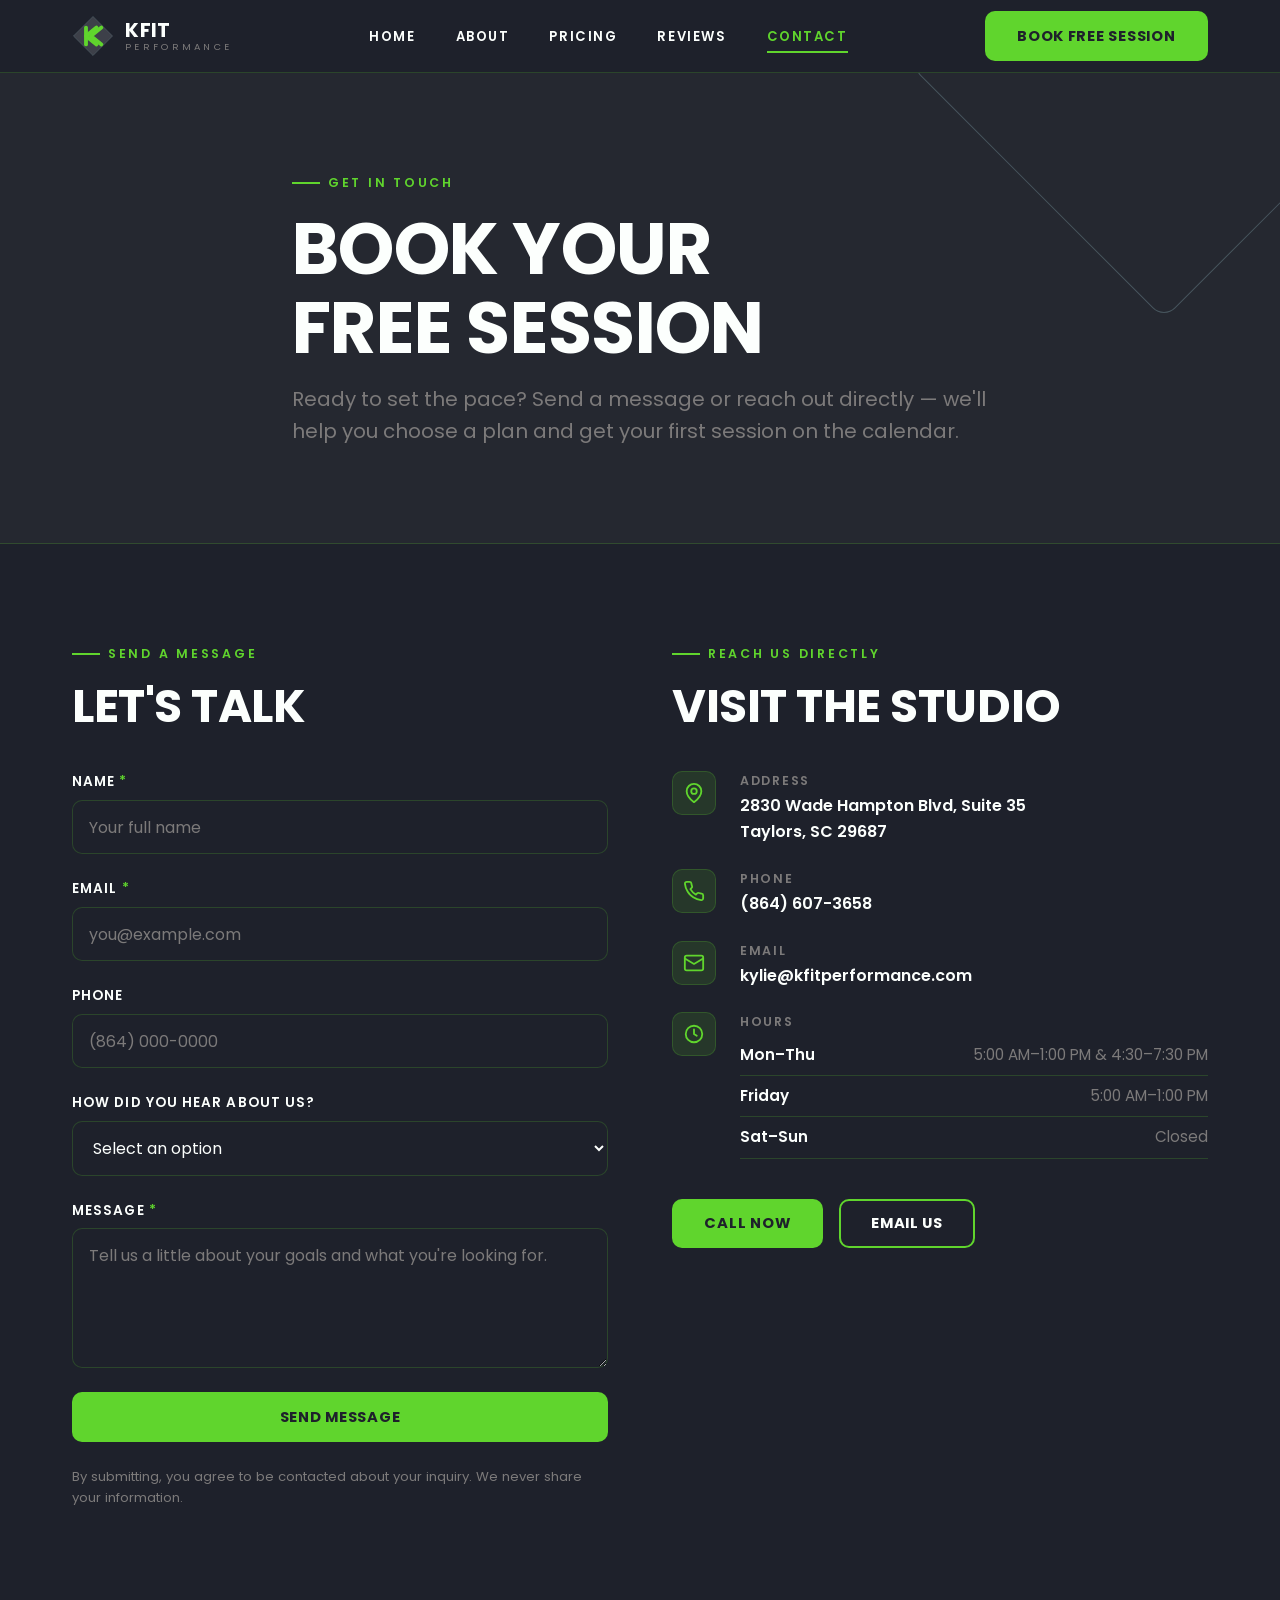
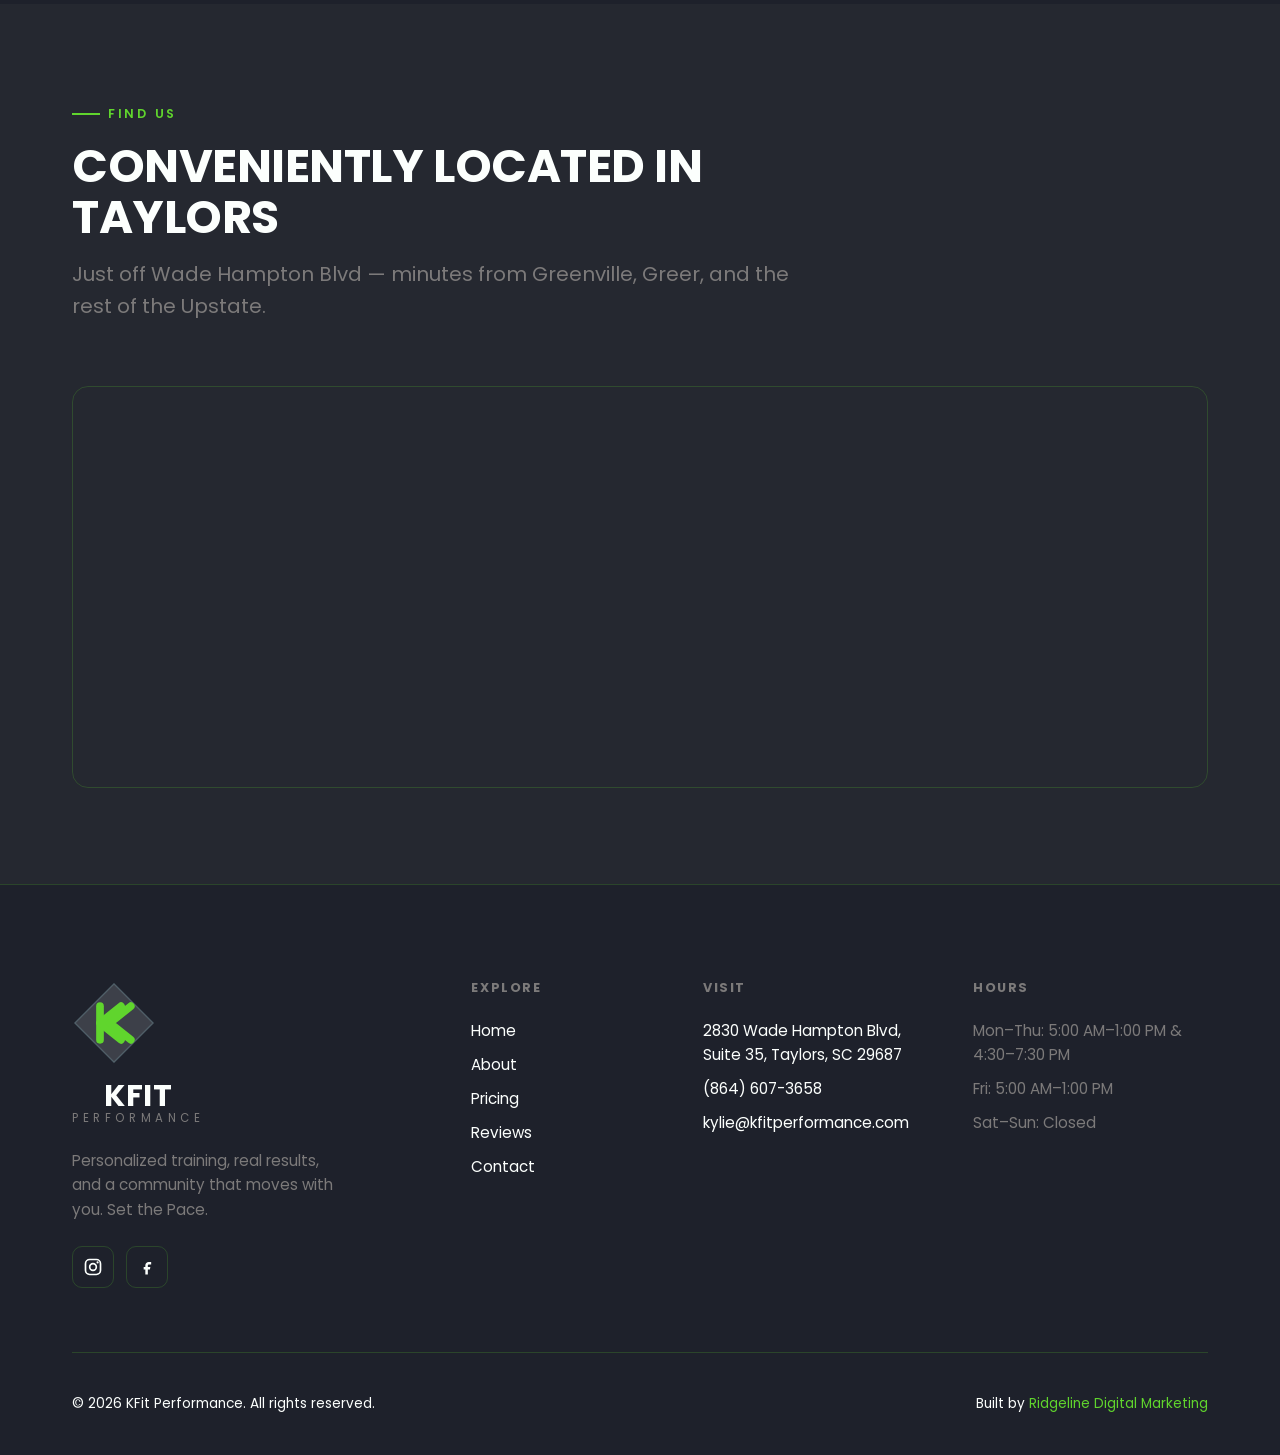
<file: contact.html>
<!DOCTYPE html>
<html lang="en">
<head>
  <meta charset="UTF-8">
  <meta name="viewport" content="width=device-width, initial-scale=1.0">
  <title>Contact &amp; Book | KFit Performance, Taylors SC | (864) 607-3658</title>
  <meta name="description" content="Book your free session at KFit Performance in Taylors, SC. Call (864) 607-3658, email kylie@kfitperformance.com, or send us a message. 2830 Wade Hampton Blvd, Suite 35.">
  <!-- STAGING ONLY: remove this noindex tag before launching on the production domain -->
  <meta name="robots" content="noindex, nofollow">
  <meta name="theme-color" content="#1E212B">
  <link rel="canonical" href="https://www.kfitperformance.com/contact.html">
  <link rel="icon" href="data:image/svg+xml,%3Csvg xmlns='http://www.w3.org/2000/svg' viewBox='0 0 120 120'%3E%3Cpolygon points='60,4 116,60 60,116 4,60' fill='%233d4049'/%3E%3Cg fill='none' stroke='%2360D52D' stroke-width='11' stroke-linecap='round' stroke-linejoin='round'%3E%3Cpath d='M40 36 V84'/%3E%3Cpath d='M40 60 L70 36 M40 60 L70 84'/%3E%3Cpath d='M54 60 L84 36 M54 60 L84 84'/%3E%3C/g%3E%3C/svg%3E">

  <meta property="og:type" content="website">
  <meta property="og:site_name" content="KFit Performance">
  <meta property="og:title" content="Contact &amp; Book | KFit Performance, Taylors SC">
  <meta property="og:description" content="Book your free session at KFit Performance in Taylors, SC. Call, email, or send us a message — we'll help you find your pace.">
  <meta property="og:image" content="https://www.kfitperformance.com/images/og-image.jpg">
  <meta property="og:url" content="https://www.kfitperformance.com/contact.html">
  <meta name="twitter:card" content="summary_large_image">

  <link rel="preconnect" href="https://fonts.googleapis.com">
  <link rel="preconnect" href="https://fonts.gstatic.com" crossorigin>
  <link href="https://fonts.googleapis.com/css2?family=Poppins:wght@400;600;700&display=swap" rel="stylesheet">

  <link rel="stylesheet" href="styles.css">
  <script src="js/nav.js" defer></script>
</head>
<body>
  <a class="skip-link" href="#main">Skip to content</a>

  <!-- ===================== NAV ===================== -->
  <header class="site-nav">
    <nav class="container site-nav__inner" aria-label="Primary">
      <a href="index.html" class="logo" aria-label="KFit Performance home">
        <svg class="logo__icon" viewBox="0 0 120 120" role="img" aria-hidden="true" focusable="false">
          <polygon points="60,4 116,60 60,116 4,60" fill="#3d4049" stroke="rgba(171,218,225,0.25)" stroke-width="2"/>
          <g fill="none" stroke="#60D52D" stroke-width="11" stroke-linecap="round" stroke-linejoin="round">
            <path d="M40 36 V84"/>
            <path d="M40 60 L70 36 M40 60 L70 84"/>
            <path d="M54 60 L84 36 M54 60 L84 84"/>
          </g>
        </svg>
        <span class="logo__wordmark">
          <span class="logo__name">KFit</span>
          <span class="logo__sub">Performance</span>
        </span>
      </a>

      <ul class="site-nav__links">
        <li><a class="site-nav__link" href="index.html">Home</a></li>
        <li><a class="site-nav__link" href="about.html">About</a></li>
        <li><a class="site-nav__link" href="pricing.html">Pricing</a></li>
        <li><a class="site-nav__link" href="reviews.html">Reviews</a></li>
        <li><a class="site-nav__link" href="contact.html" aria-current="page">Contact</a></li>
      </ul>

      <a href="contact.html" class="btn btn--primary site-nav__cta">Book Free Session</a>

      <button class="nav-toggle" aria-label="Open menu" aria-expanded="false" aria-controls="nav-drawer">
        <span class="nav-toggle__bar"></span>
        <span class="nav-toggle__bar"></span>
        <span class="nav-toggle__bar"></span>
      </button>
    </nav>

    <div class="nav-drawer" id="nav-drawer">
      <a class="nav-drawer__link" href="index.html">Home</a>
      <a class="nav-drawer__link" href="about.html">About</a>
      <a class="nav-drawer__link" href="pricing.html">Pricing</a>
      <a class="nav-drawer__link" href="reviews.html">Reviews</a>
      <a class="nav-drawer__link" href="contact.html" aria-current="page">Contact</a>
      <a class="btn btn--primary" href="contact.html">Book Free Session</a>
    </div>
  </header>

  <main id="main">

    <!-- ===================== PAGE HEADER ===================== -->
    <section class="page-header">
      <div class="page-header__deco" aria-hidden="true"></div>
      <div class="container page-header__inner">
        <span class="section-label">Get In Touch</span>
        <h1>Book your<br>free session</h1>
        <p class="lead">Ready to set the pace? Send a message or reach out directly — we'll help you choose a plan and get your first session on the calendar.</p>
      </div>
    </section>

    <!-- ===================== CONTACT GRID ===================== -->
    <section class="section">
      <div class="container contact-grid">

        <!-- FORM -->
        <div class="fade-in">
          <span class="section-label">Send a Message</span>
          <h2 style="margin-bottom: var(--space-lg);">Let's talk</h2>

          <!--
            Static form delivered via FormSubmit.co — no backend, no API key.
            Submissions are emailed to kylie@kfitperformance.com.
            ACTIVATION (one time): the first submission triggers a confirmation
            email to that address; click the link in it to begin receiving leads.
          -->
          <form class="form" action="https://formsubmit.co/kylie@kfitperformance.com" method="POST">
            <!-- FormSubmit configuration (hidden) -->
            <input type="hidden" name="_subject" value="New booking request — KFit Performance website">
            <input type="hidden" name="_template" value="table">
            <input type="hidden" name="_captcha" value="false">
            <!-- Redirect after submit. JS rewrites this to the current site's
                 thank-you page (works on both the Pages URL and production). -->
            <input type="hidden" name="_next" value="https://www.kfitperformance.com/thank-you.html" data-next-thankyou>
            <div class="form__group">
              <label class="form__label" for="name">Name <span class="req" aria-hidden="true">*</span></label>
              <input class="form__control" type="text" id="name" name="name" autocomplete="name" placeholder="Your full name" required>
            </div>

            <div class="form__group">
              <label class="form__label" for="email">Email <span class="req" aria-hidden="true">*</span></label>
              <input class="form__control" type="email" id="email" name="email" autocomplete="email" placeholder="you@example.com" required>
            </div>

            <div class="form__group">
              <label class="form__label" for="phone">Phone</label>
              <input class="form__control" type="tel" id="phone" name="phone" autocomplete="tel" placeholder="(864) 000-0000">
            </div>

            <div class="form__group">
              <label class="form__label" for="hear">How did you hear about us?</label>
              <select class="form__control" id="hear" name="how_did_you_hear">
                <option value="" selected>Select an option</option>
                <option value="Google search">Google search</option>
                <option value="Social media">Social media (Instagram / Facebook)</option>
                <option value="Friend or referral">Friend or referral</option>
                <option value="Drove by">Drove by the studio</option>
                <option value="Other">Other</option>
              </select>
            </div>

            <div class="form__group">
              <label class="form__label" for="message">Message <span class="req" aria-hidden="true">*</span></label>
              <textarea class="form__control" id="message" name="message" placeholder="Tell us a little about your goals and what you're looking for." required></textarea>
            </div>

            <!-- Honeypot for spam bots (hidden from users; FormSubmit drops any submission where this is filled) -->
            <div style="position:absolute; left:-9999px;" aria-hidden="true">
              <label for="company">Leave this field empty</label>
              <input type="text" id="company" name="_honey" tabindex="-1" autocomplete="off">
            </div>

            <button type="submit" class="btn btn--primary btn--block">Send Message</button>
            <p class="text-muted" style="font-size:0.82rem;">By submitting, you agree to be contacted about your inquiry. We never share your information.</p>
          </form>
        </div>

        <!-- INFO -->
        <div class="fade-in delay-1">
          <span class="section-label">Reach Us Directly</span>
          <h2 style="margin-bottom: var(--space-lg);">Visit the studio</h2>

          <div class="info-list">
            <div class="info-item">
              <span class="info-item__icon" aria-hidden="true">
                <svg viewBox="0 0 24 24" fill="none" stroke="currentColor" stroke-width="2" stroke-linecap="round" stroke-linejoin="round"><path d="M20 10c0 6-8 12-8 12s-8-6-8-12a8 8 0 0 1 16 0Z"/><circle cx="12" cy="10" r="3"/></svg>
              </span>
              <div>
                <span class="info-item__label">Address</span>
                <p class="info-item__value">
                  <a href="https://www.google.com/maps/search/?api=1&query=2830+Wade+Hampton+Blvd+Suite+35+Taylors+SC+29687" target="_blank" rel="noopener">2830 Wade Hampton Blvd, Suite 35<br>Taylors, SC 29687</a>
                </p>
              </div>
            </div>

            <div class="info-item">
              <span class="info-item__icon" aria-hidden="true">
                <svg viewBox="0 0 24 24" fill="none" stroke="currentColor" stroke-width="2" stroke-linecap="round" stroke-linejoin="round"><path d="M22 16.92v3a2 2 0 0 1-2.18 2 19.79 19.79 0 0 1-8.63-3.07 19.5 19.5 0 0 1-6-6 19.79 19.79 0 0 1-3.07-8.67A2 2 0 0 1 4.11 2h3a2 2 0 0 1 2 1.72c.13.96.36 1.9.7 2.81a2 2 0 0 1-.45 2.11L8.09 9.91a16 16 0 0 0 6 6l1.27-1.27a2 2 0 0 1 2.11-.45c.91.34 1.85.57 2.81.7A2 2 0 0 1 22 16.92Z"/></svg>
              </span>
              <div>
                <span class="info-item__label">Phone</span>
                <p class="info-item__value"><a href="tel:+18646073658">(864) 607-3658</a></p>
              </div>
            </div>

            <div class="info-item">
              <span class="info-item__icon" aria-hidden="true">
                <svg viewBox="0 0 24 24" fill="none" stroke="currentColor" stroke-width="2" stroke-linecap="round" stroke-linejoin="round"><rect x="2" y="4" width="20" height="16" rx="2"/><path d="m22 7-10 6L2 7"/></svg>
              </span>
              <div>
                <span class="info-item__label">Email</span>
                <p class="info-item__value"><a href="mailto:kylie@kfitperformance.com">kylie@kfitperformance.com</a></p>
              </div>
            </div>

            <div class="info-item">
              <span class="info-item__icon" aria-hidden="true">
                <svg viewBox="0 0 24 24" fill="none" stroke="currentColor" stroke-width="2" stroke-linecap="round" stroke-linejoin="round"><circle cx="12" cy="12" r="9"/><path d="M12 7v5l3 2"/></svg>
              </span>
              <div style="flex-grow:1;">
                <span class="info-item__label">Hours</span>
                <table class="hours-table">
                  <tbody>
                    <tr><th scope="row">Mon&ndash;Thu</th><td>5:00 AM&ndash;1:00 PM &amp; 4:30&ndash;7:30 PM</td></tr>
                    <tr><th scope="row">Friday</th><td>5:00 AM&ndash;1:00 PM</td></tr>
                    <tr><th scope="row">Sat&ndash;Sun</th><td class="closed">Closed</td></tr>
                  </tbody>
                </table>
              </div>
            </div>
          </div>

          <div class="btn-row" style="margin-top: var(--space-lg);">
            <a href="tel:+18646073658" class="btn btn--primary">Call Now</a>
            <a href="mailto:kylie@kfitperformance.com" class="btn btn--ghost">Email Us</a>
          </div>
        </div>
      </div>
    </section>

    <!-- ===================== MAP ===================== -->
    <section class="section section--alt">
      <div class="container">
        <div class="section-head fade-in">
          <span class="section-label">Find Us</span>
          <h2>Conveniently located in Taylors</h2>
          <p class="lead">Just off Wade Hampton Blvd — minutes from Greenville, Greer, and the rest of the Upstate.</p>
        </div>
        <div class="map-embed fade-in">
          <iframe
            title="Map to KFit Performance, 2830 Wade Hampton Blvd Suite 35, Taylors, SC 29687"
            src="https://maps.google.com/maps?q=2830%20Wade%20Hampton%20Blvd%20Suite%2035%20Taylors%20SC%2029687&t=&z=15&ie=UTF8&iwloc=&output=embed"
            loading="lazy"
            referrerpolicy="no-referrer-when-downgrade"
            allowfullscreen></iframe>
        </div>
      </div>
    </section>

  </main>

  <!-- ===================== FOOTER ===================== -->
  <footer class="site-footer">
    <div class="container">
      <div class="footer-grid">
        <div class="footer__brand">
          <a href="index.html" class="logo logo--stacked logo--start" aria-label="KFit Performance home">
            <svg class="logo__icon" viewBox="0 0 120 120" role="img" aria-hidden="true" focusable="false">
              <polygon points="60,4 116,60 60,116 4,60" fill="#3d4049" stroke="rgba(171,218,225,0.25)" stroke-width="2"/>
              <g fill="none" stroke="#60D52D" stroke-width="11" stroke-linecap="round" stroke-linejoin="round">
                <path d="M40 36 V84"/>
                <path d="M40 60 L70 36 M40 60 L70 84"/>
                <path d="M54 60 L84 36 M54 60 L84 84"/>
              </g>
            </svg>
            <span class="logo__wordmark">
              <span class="logo__name">KFit</span>
              <span class="logo__sub">Performance</span>
            </span>
          </a>
          <p class="footer__tagline">Personalized training, real results, and a community that moves with you. Set the Pace.</p>
          <div class="footer__social">
            <a class="social-link" href="https://www.instagram.com/" target="_blank" rel="noopener" aria-label="KFit Performance on Instagram">
              <svg viewBox="0 0 24 24" fill="none" aria-hidden="true"><rect x="3" y="3" width="18" height="18" rx="5" stroke="currentColor" stroke-width="2"/><circle cx="12" cy="12" r="4" stroke="currentColor" stroke-width="2"/><circle cx="17.5" cy="6.5" r="1.3" fill="currentColor"/></svg>
            </a>
            <a class="social-link" href="https://www.facebook.com/" target="_blank" rel="noopener" aria-label="KFit Performance on Facebook">
              <svg viewBox="0 0 24 24" fill="currentColor" aria-hidden="true"><path d="M14 9h3V6h-3c-2.2 0-4 1.8-4 4v2H8v3h2v6h3v-6h2.5l.5-3H13v-2c0-.6.4-1 1-1z"/></svg>
            </a>
          </div>
        </div>

        <div class="footer__col">
          <h4>Explore</h4>
          <nav class="footer__links" aria-label="Footer">
            <a href="index.html">Home</a>
            <a href="about.html">About</a>
            <a href="pricing.html">Pricing</a>
            <a href="reviews.html">Reviews</a>
            <a href="contact.html">Contact</a>
          </nav>
        </div>

        <div class="footer__col">
          <h4>Visit</h4>
          <div class="footer__contact">
            <a href="https://www.google.com/maps/search/?api=1&query=2830+Wade+Hampton+Blvd+Suite+35+Taylors+SC+29687" target="_blank" rel="noopener">2830 Wade Hampton Blvd,<br>Suite 35, Taylors, SC 29687</a>
            <a href="tel:+18646073658">(864) 607-3658</a>
            <a href="mailto:kylie@kfitperformance.com">kylie@kfitperformance.com</a>
          </div>
        </div>

        <div class="footer__col">
          <h4>Hours</h4>
          <div class="footer__contact">
            <span class="text-muted">Mon&ndash;Thu: 5:00 AM&ndash;1:00 PM &amp; 4:30&ndash;7:30 PM</span>
            <span class="text-muted">Fri: 5:00 AM&ndash;1:00 PM</span>
            <span class="text-muted">Sat&ndash;Sun: Closed</span>
          </div>
        </div>
      </div>

      <div class="footer__bottom">
        <p>&copy; <span data-year>2026</span> KFit Performance. All rights reserved.</p>
        <p>Built by <a href="https://www.ridgelinedigitalmarketing.com" target="_blank" rel="noopener">Ridgeline Digital Marketing</a></p>
      </div>
    </div>
  </footer>

</body>
</html>
</file>
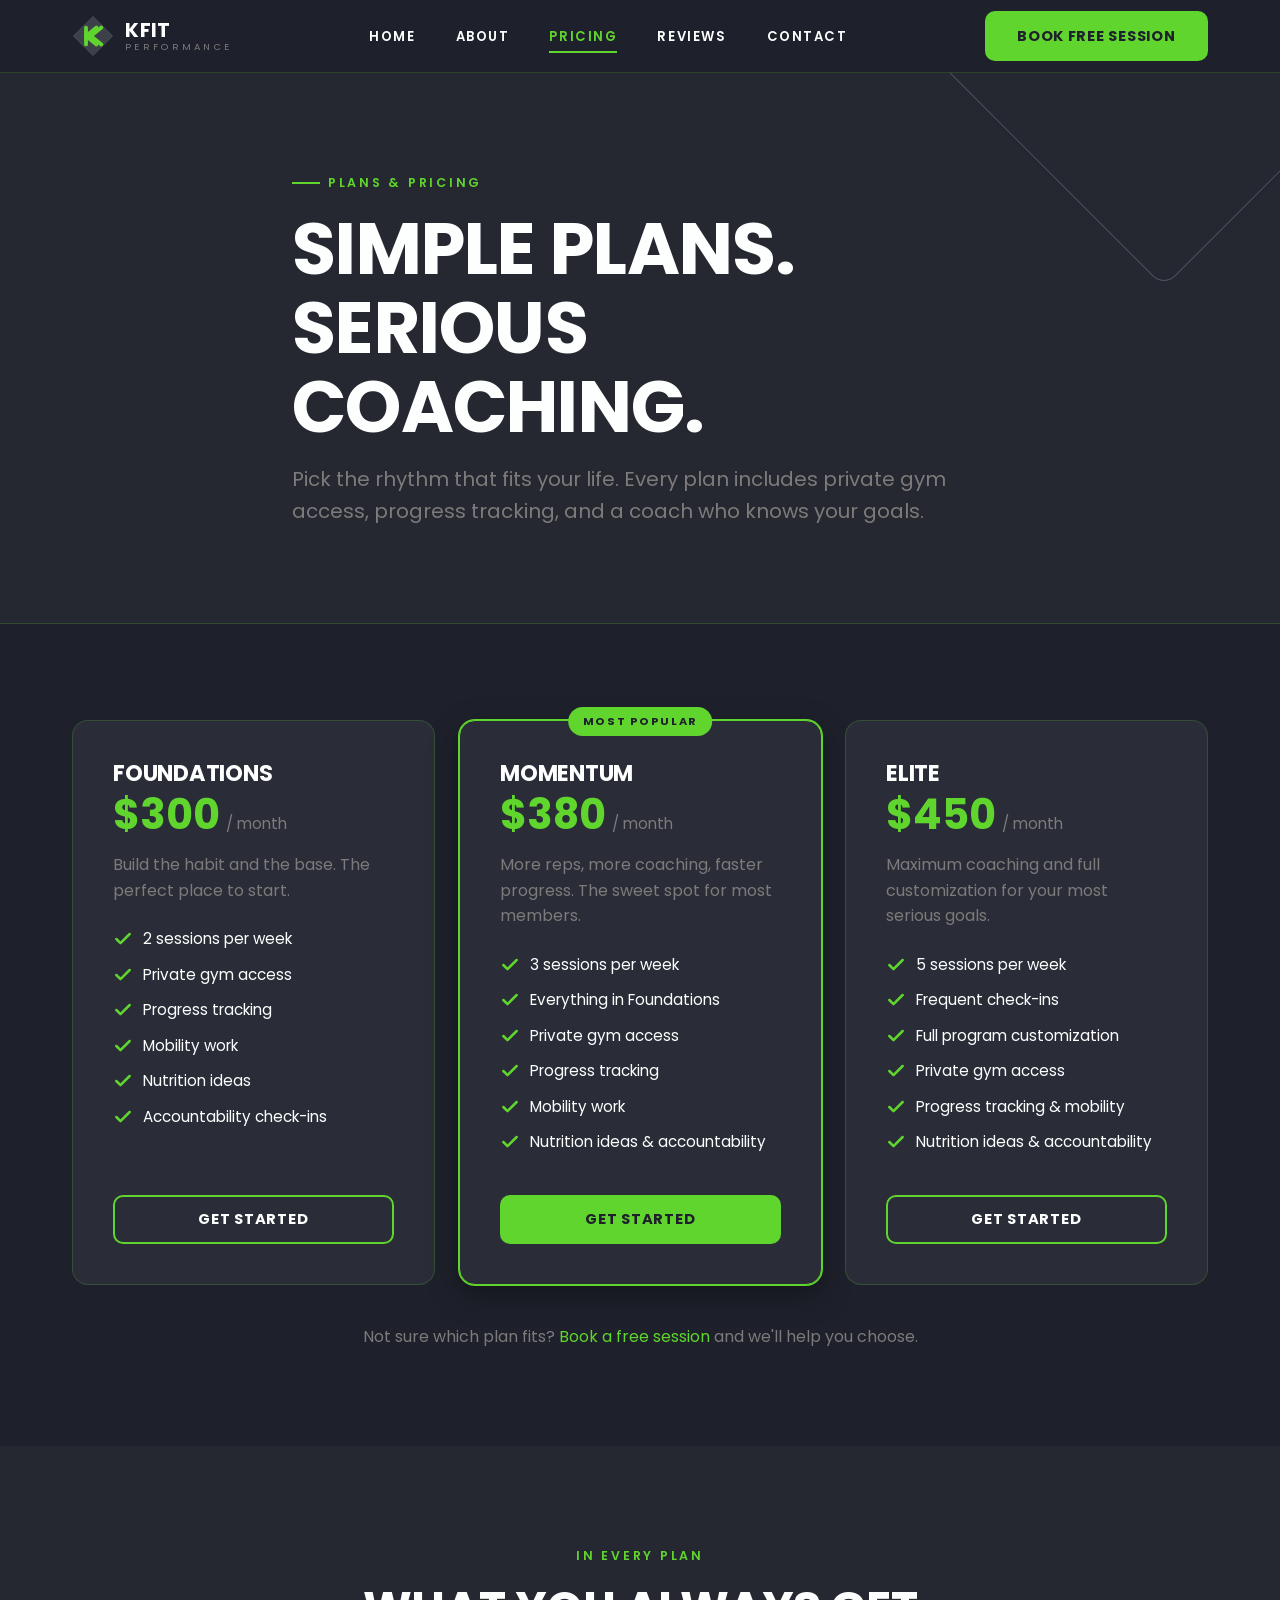
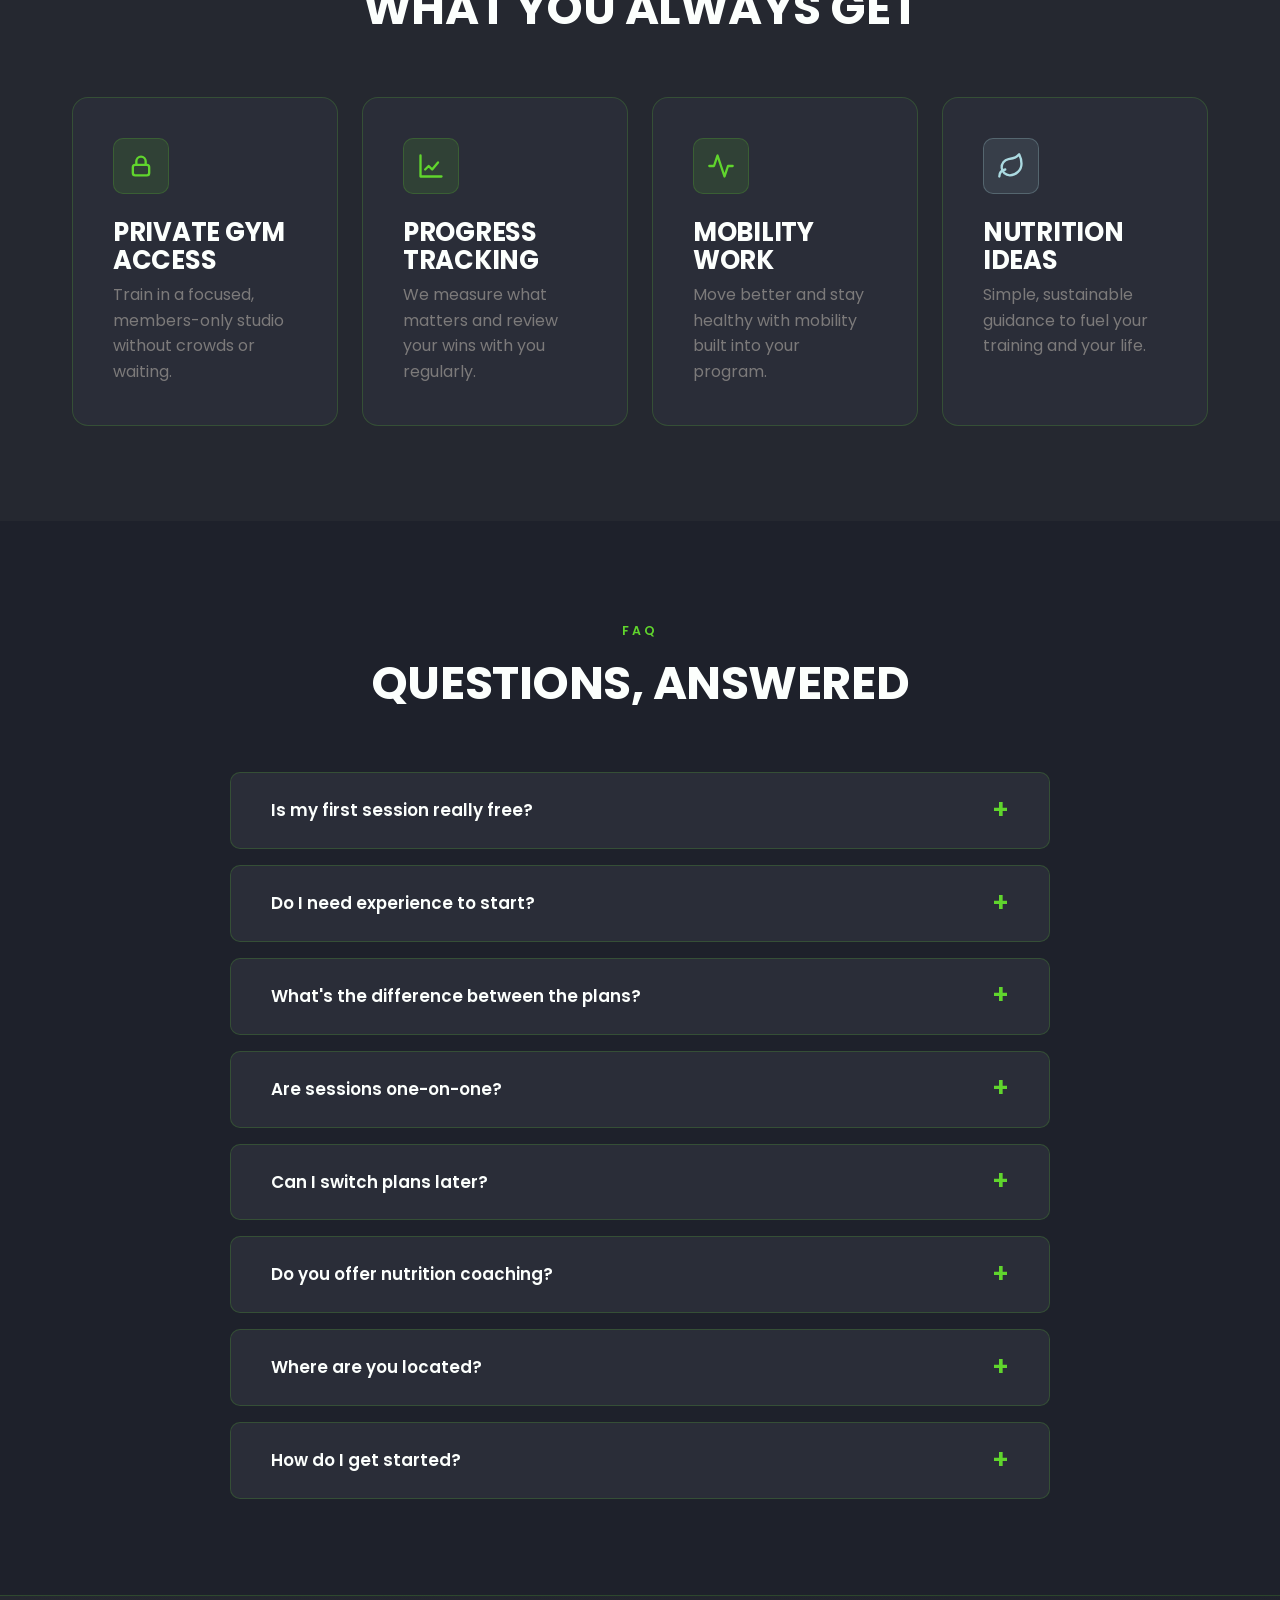
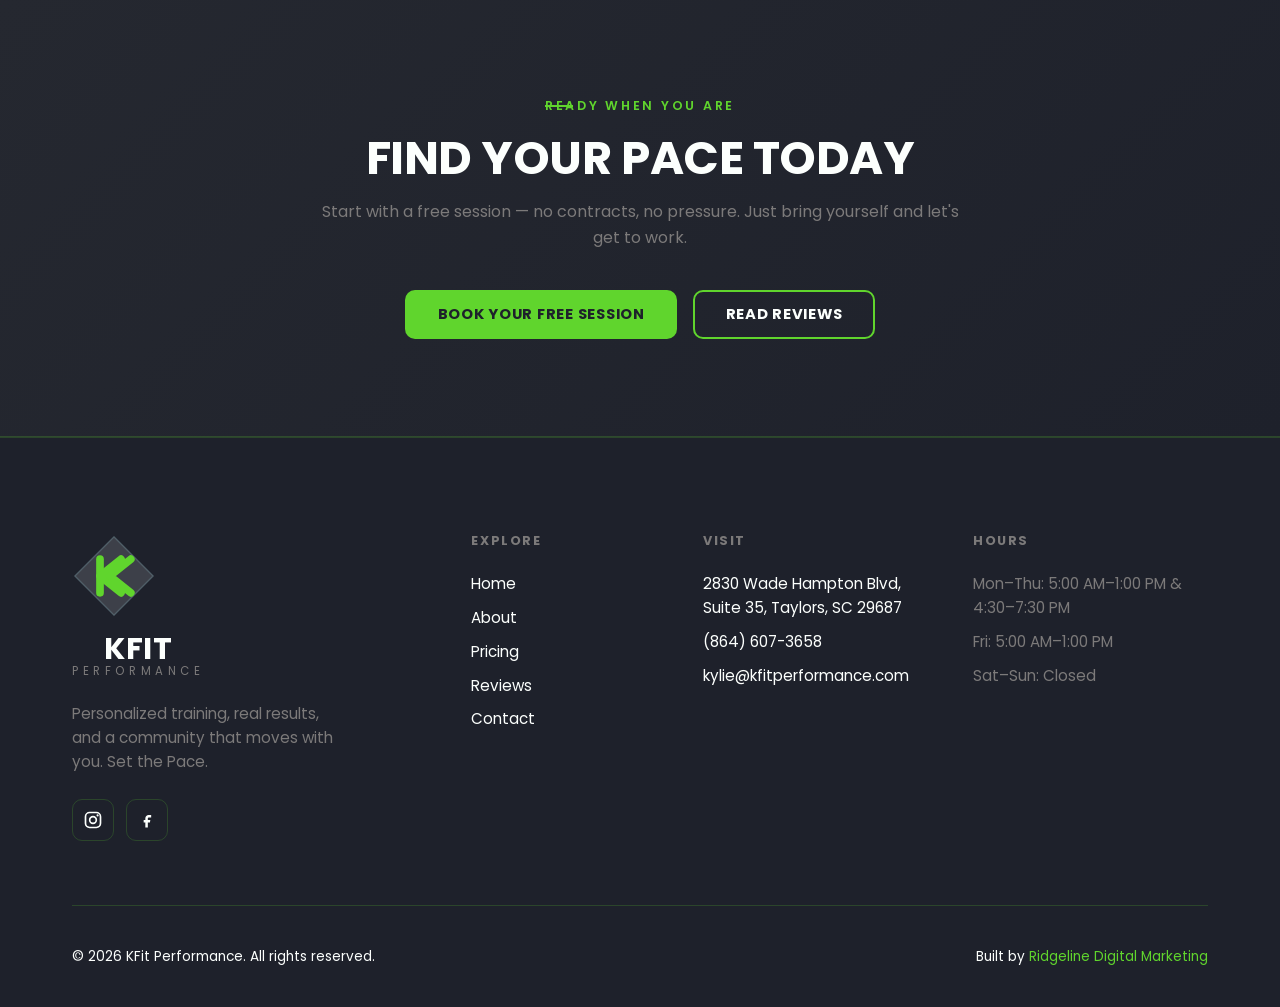
<file: pricing.html>
<!DOCTYPE html>
<html lang="en">
<head>
  <meta charset="UTF-8">
  <meta name="viewport" content="width=device-width, initial-scale=1.0">
  <title>Plans &amp; Pricing | KFit Performance Personal Training, Taylors SC</title>
  <meta name="description" content="Simple, transparent personal training plans at KFit Performance in Taylors, SC. Foundations $300/mo, Momentum $380/mo, Elite $450/mo. See what's included and find your fit.">
  <!-- STAGING ONLY: remove this noindex tag before launching on the production domain -->
  <meta name="robots" content="noindex, nofollow">
  <meta name="theme-color" content="#1E212B">
  <link rel="canonical" href="https://www.kfitperformance.com/pricing.html">
  <link rel="icon" href="data:image/svg+xml,%3Csvg xmlns='http://www.w3.org/2000/svg' viewBox='0 0 120 120'%3E%3Cpolygon points='60,4 116,60 60,116 4,60' fill='%233d4049'/%3E%3Cg fill='none' stroke='%2360D52D' stroke-width='11' stroke-linecap='round' stroke-linejoin='round'%3E%3Cpath d='M40 36 V84'/%3E%3Cpath d='M40 60 L70 36 M40 60 L70 84'/%3E%3Cpath d='M54 60 L84 36 M54 60 L84 84'/%3E%3C/g%3E%3C/svg%3E">

  <meta property="og:type" content="website">
  <meta property="og:site_name" content="KFit Performance">
  <meta property="og:title" content="Plans &amp; Pricing | KFit Performance Personal Training">
  <meta property="og:description" content="Foundations $300/mo, Momentum $380/mo, Elite $450/mo. Private gym access, progress tracking, and coaching in every plan.">
  <meta property="og:image" content="https://www.kfitperformance.com/images/og-image.jpg">
  <meta property="og:url" content="https://www.kfitperformance.com/pricing.html">
  <meta name="twitter:card" content="summary_large_image">

  <link rel="preconnect" href="https://fonts.googleapis.com">
  <link rel="preconnect" href="https://fonts.gstatic.com" crossorigin>
  <link href="https://fonts.googleapis.com/css2?family=Poppins:wght@400;600;700&display=swap" rel="stylesheet">

  <link rel="stylesheet" href="styles.css">
  <script src="js/nav.js" defer></script>
</head>
<body>
  <a class="skip-link" href="#main">Skip to content</a>

  <!-- ===================== NAV ===================== -->
  <header class="site-nav">
    <nav class="container site-nav__inner" aria-label="Primary">
      <a href="index.html" class="logo" aria-label="KFit Performance home">
        <svg class="logo__icon" viewBox="0 0 120 120" role="img" aria-hidden="true" focusable="false">
          <polygon points="60,4 116,60 60,116 4,60" fill="#3d4049" stroke="rgba(171,218,225,0.25)" stroke-width="2"/>
          <g fill="none" stroke="#60D52D" stroke-width="11" stroke-linecap="round" stroke-linejoin="round">
            <path d="M40 36 V84"/>
            <path d="M40 60 L70 36 M40 60 L70 84"/>
            <path d="M54 60 L84 36 M54 60 L84 84"/>
          </g>
        </svg>
        <span class="logo__wordmark">
          <span class="logo__name">KFit</span>
          <span class="logo__sub">Performance</span>
        </span>
      </a>

      <ul class="site-nav__links">
        <li><a class="site-nav__link" href="index.html">Home</a></li>
        <li><a class="site-nav__link" href="about.html">About</a></li>
        <li><a class="site-nav__link" href="pricing.html" aria-current="page">Pricing</a></li>
        <li><a class="site-nav__link" href="reviews.html">Reviews</a></li>
        <li><a class="site-nav__link" href="contact.html">Contact</a></li>
      </ul>

      <a href="contact.html" class="btn btn--primary site-nav__cta">Book Free Session</a>

      <button class="nav-toggle" aria-label="Open menu" aria-expanded="false" aria-controls="nav-drawer">
        <span class="nav-toggle__bar"></span>
        <span class="nav-toggle__bar"></span>
        <span class="nav-toggle__bar"></span>
      </button>
    </nav>

    <div class="nav-drawer" id="nav-drawer">
      <a class="nav-drawer__link" href="index.html">Home</a>
      <a class="nav-drawer__link" href="about.html">About</a>
      <a class="nav-drawer__link" href="pricing.html" aria-current="page">Pricing</a>
      <a class="nav-drawer__link" href="reviews.html">Reviews</a>
      <a class="nav-drawer__link" href="contact.html">Contact</a>
      <a class="btn btn--primary" href="contact.html">Book Free Session</a>
    </div>
  </header>

  <main id="main">

    <!-- ===================== PAGE HEADER ===================== -->
    <section class="page-header">
      <div class="page-header__deco" aria-hidden="true"></div>
      <div class="container page-header__inner">
        <span class="section-label">Plans &amp; Pricing</span>
        <h1>Simple plans.<br>Serious coaching.</h1>
        <p class="lead">Pick the rhythm that fits your life. Every plan includes private gym access, progress tracking, and a coach who knows your goals.</p>
      </div>
    </section>

    <!-- ===================== PRICING ===================== -->
    <section class="section">
      <div class="container">
        <div class="grid grid--3">
          <article class="plan fade-in">
            <h2 class="plan__name">Foundations</h2>
            <div class="plan__price"><span class="plan__amount">$300</span><span class="plan__period">/ month</span></div>
            <p class="plan__tagline">Build the habit and the base. The perfect place to start.</p>
            <ul class="plan__features">
              <li>2 sessions per week</li>
              <li>Private gym access</li>
              <li>Progress tracking</li>
              <li>Mobility work</li>
              <li>Nutrition ideas</li>
              <li>Accountability check-ins</li>
            </ul>
            <a href="contact.html" class="btn btn--ghost btn--block">Get Started</a>
          </article>

          <article class="plan plan--featured fade-in delay-1">
            <span class="plan__badge">Most Popular</span>
            <h2 class="plan__name">Momentum</h2>
            <div class="plan__price"><span class="plan__amount">$380</span><span class="plan__period">/ month</span></div>
            <p class="plan__tagline">More reps, more coaching, faster progress. The sweet spot for most members.</p>
            <ul class="plan__features">
              <li>3 sessions per week</li>
              <li>Everything in Foundations</li>
              <li>Private gym access</li>
              <li>Progress tracking</li>
              <li>Mobility work</li>
              <li>Nutrition ideas &amp; accountability</li>
            </ul>
            <a href="contact.html" class="btn btn--primary btn--block">Get Started</a>
          </article>

          <article class="plan fade-in delay-2">
            <h2 class="plan__name">Elite</h2>
            <div class="plan__price"><span class="plan__amount">$450</span><span class="plan__period">/ month</span></div>
            <p class="plan__tagline">Maximum coaching and full customization for your most serious goals.</p>
            <ul class="plan__features">
              <li>5 sessions per week</li>
              <li>Frequent check-ins</li>
              <li>Full program customization</li>
              <li>Private gym access</li>
              <li>Progress tracking &amp; mobility</li>
              <li>Nutrition ideas &amp; accountability</li>
            </ul>
            <a href="contact.html" class="btn btn--ghost btn--block">Get Started</a>
          </article>
        </div>

        <p class="text-muted fade-in" style="text-align:center; margin-top: var(--space-lg);">Not sure which plan fits? <a href="contact.html" style="color:var(--color-accent);">Book a free session</a> and we'll help you choose.</p>
      </div>
    </section>

    <!-- ===================== WHAT'S INCLUDED ===================== -->
    <section class="section section--alt">
      <div class="container">
        <div class="section-head section-head--center fade-in">
          <span class="section-label">In Every Plan</span>
          <h2>What you always get</h2>
        </div>
        <div class="grid grid--4">
          <article class="card fade-in">
            <span class="icon-chip" aria-hidden="true">
              <svg viewBox="0 0 24 24" fill="none" stroke="currentColor" stroke-width="2" stroke-linecap="round" stroke-linejoin="round"><rect x="5" y="11" width="14" height="9" rx="2"/><path d="M8 11V8a4 4 0 0 1 8 0v3"/></svg>
            </span>
            <h3>Private Gym Access</h3>
            <p>Train in a focused, members-only studio without crowds or waiting.</p>
          </article>
          <article class="card fade-in delay-1">
            <span class="icon-chip" aria-hidden="true">
              <svg viewBox="0 0 24 24" fill="none" stroke="currentColor" stroke-width="2" stroke-linecap="round" stroke-linejoin="round"><path d="M3 3v18h18"/><path d="M7 15l3-3 3 3 5-6"/></svg>
            </span>
            <h3>Progress Tracking</h3>
            <p>We measure what matters and review your wins with you regularly.</p>
          </article>
          <article class="card fade-in delay-2">
            <span class="icon-chip" aria-hidden="true">
              <svg viewBox="0 0 24 24" fill="none" stroke="currentColor" stroke-width="2" stroke-linecap="round" stroke-linejoin="round"><path d="M22 12h-4l-3 9L9 3l-3 9H2"/></svg>
            </span>
            <h3>Mobility Work</h3>
            <p>Move better and stay healthy with mobility built into your program.</p>
          </article>
          <article class="card fade-in delay-3">
            <span class="icon-chip icon-chip--blue" aria-hidden="true">
              <svg viewBox="0 0 24 24" fill="none" stroke="currentColor" stroke-width="2" stroke-linecap="round" stroke-linejoin="round"><path d="M11 20A7 7 0 0 1 9.8 6.1C15.5 5 17 4.48 19 2c1 2 2 4.18 2 8 0 5.5-4.78 10-10 10Z"/><path d="M2 21c0-3 1.85-5.36 5.08-6"/></svg>
            </span>
            <h3>Nutrition Ideas</h3>
            <p>Simple, sustainable guidance to fuel your training and your life.</p>
          </article>
        </div>
      </div>
    </section>

    <!-- ===================== FAQ ===================== -->
    <section class="section">
      <div class="container">
        <div class="section-head section-head--center fade-in">
          <span class="section-label">FAQ</span>
          <h2>Questions, answered</h2>
        </div>

        <div class="faq fade-in">
          <details class="faq__item">
            <summary class="faq__q">Is my first session really free?</summary>
            <div class="faq__a">Yes. Your intro session is completely free and no-pressure. It's a chance to meet your coach, tour the private studio, talk through your goals, and see if KFit is the right fit before you commit to anything.</div>
          </details>

          <details class="faq__item">
            <summary class="faq__q">Do I need experience to start?</summary>
            <div class="faq__a">Not at all. Many of our members start as complete beginners or are returning to fitness after years away. Every program begins with form coaching and meets you exactly where you are. There's no judgment here — just coaching.</div>
          </details>

          <details class="faq__item">
            <summary class="faq__q">What's the difference between the plans?</summary>
            <div class="faq__a">The plans differ mainly in how often you train each week: Foundations is 2 sessions, Momentum is 3, and Elite is 5 with more frequent check-ins and full customization. All three include private gym access, progress tracking, mobility work, nutrition ideas, and accountability.</div>
          </details>

          <details class="faq__item">
            <summary class="faq__q">Are sessions one-on-one?</summary>
            <div class="faq__a">Yes — your training is personalized and coached. You'll work directly with a trainer who programs around your body, your goals, and your schedule, and adjusts as you progress.</div>
          </details>

          <details class="faq__item">
            <summary class="faq__q">Can I switch plans later?</summary>
            <div class="faq__a">Absolutely. As your goals and schedule change, we'll help you move up or down between Foundations, Momentum, and Elite so your membership always fits your life.</div>
          </details>

          <details class="faq__item">
            <summary class="faq__q">Do you offer nutrition coaching?</summary>
            <div class="faq__a">Every plan includes practical nutrition ideas and accountability — simple, sustainable guidance rather than restrictive crash diets. We focus on habits you can actually keep.</div>
          </details>

          <details class="faq__item">
            <summary class="faq__q">Where are you located?</summary>
            <div class="faq__a">We're at 2830 Wade Hampton Blvd, Suite 35, Taylors, SC 29687 — convenient to Greenville, Greer, Mauldin, Simpsonville, and Travelers Rest. See our <a href="contact.html" style="color:var(--color-accent);">contact page</a> for a map and hours.</div>
          </details>

          <details class="faq__item">
            <summary class="faq__q">How do I get started?</summary>
            <div class="faq__a">Just <a href="contact.html" style="color:var(--color-accent);">book your free session</a>. We'll reach out to schedule a time that works, and you'll be training before you know it.</div>
          </details>
        </div>
      </div>
    </section>

    <!-- ===================== CTA BAND ===================== -->
    <section class="section cta-band">
      <div class="container cta-band__inner fade-in">
        <span class="section-label" style="padding-left:0;">Ready When You Are</span>
        <h2>Find your pace today</h2>
        <p>Start with a free session — no contracts, no pressure. Just bring yourself and let's get to work.</p>
        <div class="btn-row btn-row--center">
          <a href="contact.html" class="btn btn--primary">Book Your Free Session</a>
          <a href="reviews.html" class="btn btn--ghost">Read Reviews</a>
        </div>
      </div>
    </section>

  </main>

  <!-- ===================== FOOTER ===================== -->
  <footer class="site-footer">
    <div class="container">
      <div class="footer-grid">
        <div class="footer__brand">
          <a href="index.html" class="logo logo--stacked logo--start" aria-label="KFit Performance home">
            <svg class="logo__icon" viewBox="0 0 120 120" role="img" aria-hidden="true" focusable="false">
              <polygon points="60,4 116,60 60,116 4,60" fill="#3d4049" stroke="rgba(171,218,225,0.25)" stroke-width="2"/>
              <g fill="none" stroke="#60D52D" stroke-width="11" stroke-linecap="round" stroke-linejoin="round">
                <path d="M40 36 V84"/>
                <path d="M40 60 L70 36 M40 60 L70 84"/>
                <path d="M54 60 L84 36 M54 60 L84 84"/>
              </g>
            </svg>
            <span class="logo__wordmark">
              <span class="logo__name">KFit</span>
              <span class="logo__sub">Performance</span>
            </span>
          </a>
          <p class="footer__tagline">Personalized training, real results, and a community that moves with you. Set the Pace.</p>
          <div class="footer__social">
            <a class="social-link" href="https://www.instagram.com/" target="_blank" rel="noopener" aria-label="KFit Performance on Instagram">
              <svg viewBox="0 0 24 24" fill="none" aria-hidden="true"><rect x="3" y="3" width="18" height="18" rx="5" stroke="currentColor" stroke-width="2"/><circle cx="12" cy="12" r="4" stroke="currentColor" stroke-width="2"/><circle cx="17.5" cy="6.5" r="1.3" fill="currentColor"/></svg>
            </a>
            <a class="social-link" href="https://www.facebook.com/" target="_blank" rel="noopener" aria-label="KFit Performance on Facebook">
              <svg viewBox="0 0 24 24" fill="currentColor" aria-hidden="true"><path d="M14 9h3V6h-3c-2.2 0-4 1.8-4 4v2H8v3h2v6h3v-6h2.5l.5-3H13v-2c0-.6.4-1 1-1z"/></svg>
            </a>
          </div>
        </div>

        <div class="footer__col">
          <h4>Explore</h4>
          <nav class="footer__links" aria-label="Footer">
            <a href="index.html">Home</a>
            <a href="about.html">About</a>
            <a href="pricing.html">Pricing</a>
            <a href="reviews.html">Reviews</a>
            <a href="contact.html">Contact</a>
          </nav>
        </div>

        <div class="footer__col">
          <h4>Visit</h4>
          <div class="footer__contact">
            <a href="https://www.google.com/maps/search/?api=1&query=2830+Wade+Hampton+Blvd+Suite+35+Taylors+SC+29687" target="_blank" rel="noopener">2830 Wade Hampton Blvd,<br>Suite 35, Taylors, SC 29687</a>
            <a href="tel:+18646073658">(864) 607-3658</a>
            <a href="mailto:kylie@kfitperformance.com">kylie@kfitperformance.com</a>
          </div>
        </div>

        <div class="footer__col">
          <h4>Hours</h4>
          <div class="footer__contact">
            <span class="text-muted">Mon&ndash;Thu: 5:00 AM&ndash;1:00 PM &amp; 4:30&ndash;7:30 PM</span>
            <span class="text-muted">Fri: 5:00 AM&ndash;1:00 PM</span>
            <span class="text-muted">Sat&ndash;Sun: Closed</span>
          </div>
        </div>
      </div>

      <div class="footer__bottom">
        <p>&copy; <span data-year>2026</span> KFit Performance. All rights reserved.</p>
        <p>Built by <a href="https://www.ridgelinedigitalmarketing.com" target="_blank" rel="noopener">Ridgeline Digital Marketing</a></p>
      </div>
    </div>
  </footer>

</body>
</html>
</file>
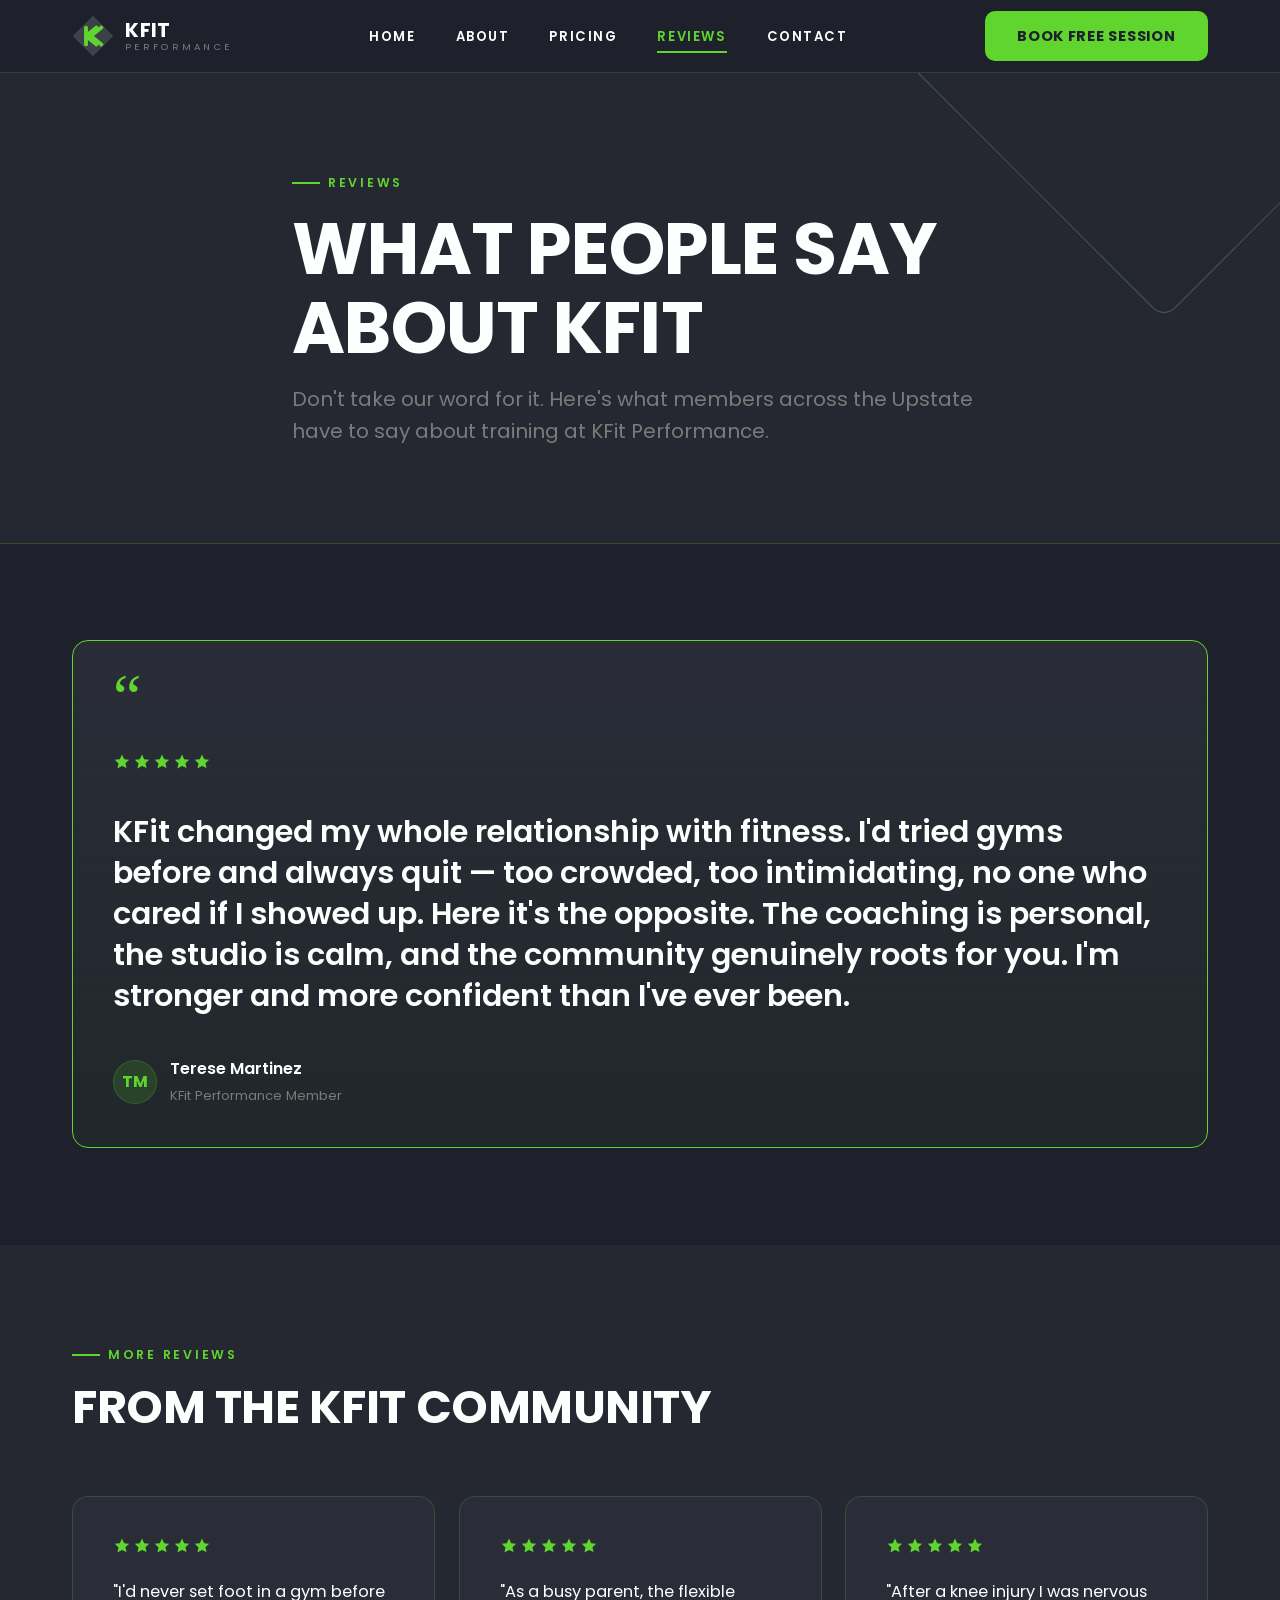
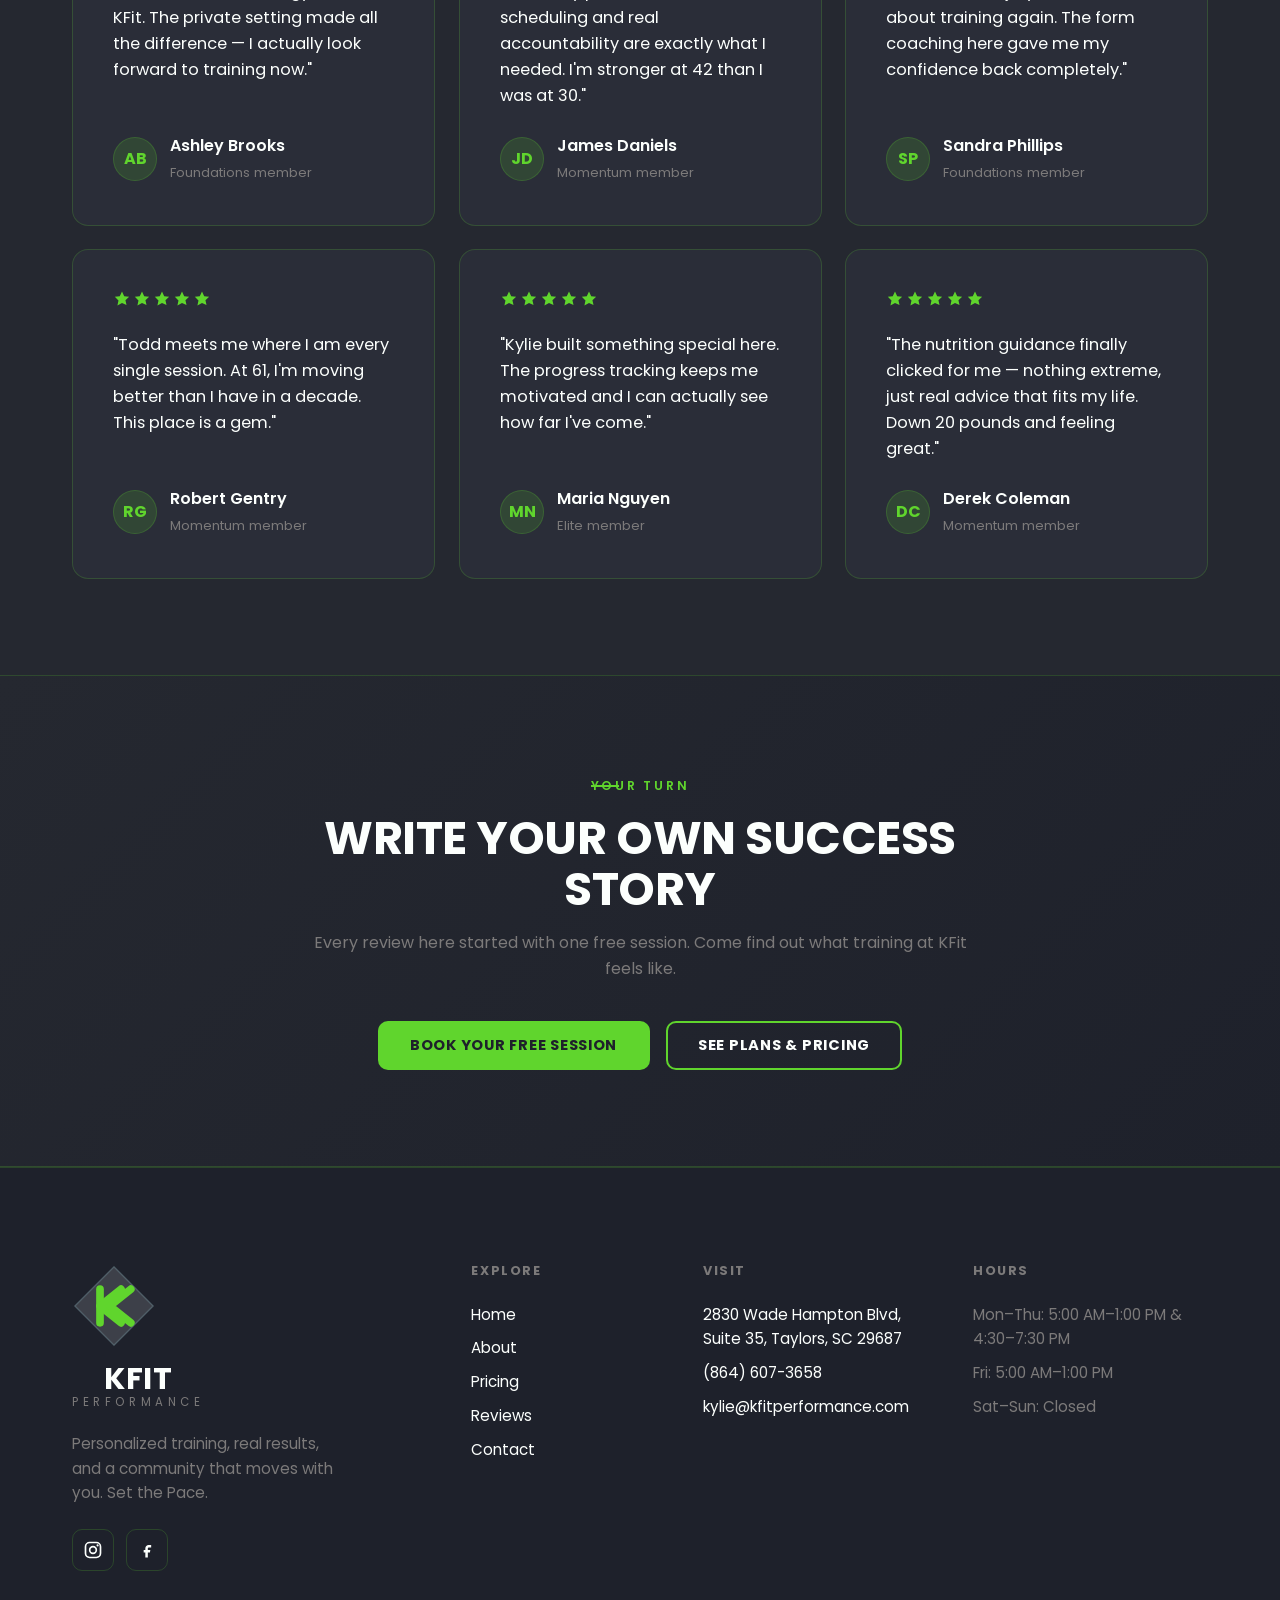
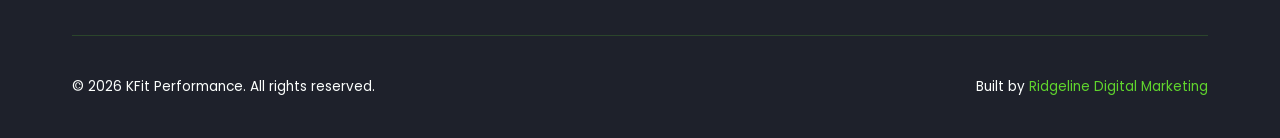
<file: reviews.html>
<!DOCTYPE html>
<html lang="en">
<head>
  <meta charset="UTF-8">
  <meta name="viewport" content="width=device-width, initial-scale=1.0">
  <title>Reviews | What KFit Performance Members Say, Taylors SC</title>
  <meta name="description" content="Read what KFit Performance members across the Greenville area say about training in our private Taylors, SC studio. Real people, real results.">
  <!-- STAGING ONLY: remove this noindex tag before launching on the production domain -->
  <meta name="robots" content="noindex, nofollow">
  <meta name="theme-color" content="#1E212B">
  <link rel="canonical" href="https://www.kfitperformance.com/reviews.html">
  <link rel="icon" href="data:image/svg+xml,%3Csvg xmlns='http://www.w3.org/2000/svg' viewBox='0 0 120 120'%3E%3Cpolygon points='60,4 116,60 60,116 4,60' fill='%233d4049'/%3E%3Cg fill='none' stroke='%2360D52D' stroke-width='11' stroke-linecap='round' stroke-linejoin='round'%3E%3Cpath d='M40 36 V84'/%3E%3Cpath d='M40 60 L70 36 M40 60 L70 84'/%3E%3Cpath d='M54 60 L84 36 M54 60 L84 84'/%3E%3C/g%3E%3C/svg%3E">

  <meta property="og:type" content="website">
  <meta property="og:site_name" content="KFit Performance">
  <meta property="og:title" content="Reviews | What KFit Performance Members Say">
  <meta property="og:description" content="Real reviews from KFit Performance members across the Greenville area. See why our private training studio is different.">
  <meta property="og:image" content="https://www.kfitperformance.com/images/og-image.jpg">
  <meta property="og:url" content="https://www.kfitperformance.com/reviews.html">
  <meta name="twitter:card" content="summary_large_image">

  <link rel="preconnect" href="https://fonts.googleapis.com">
  <link rel="preconnect" href="https://fonts.gstatic.com" crossorigin>
  <link href="https://fonts.googleapis.com/css2?family=Poppins:wght@400;600;700&display=swap" rel="stylesheet">

  <link rel="stylesheet" href="styles.css">
  <script src="js/nav.js" defer></script>
</head>
<body>
  <a class="skip-link" href="#main">Skip to content</a>

  <!-- ===================== NAV ===================== -->
  <header class="site-nav">
    <nav class="container site-nav__inner" aria-label="Primary">
      <a href="index.html" class="logo" aria-label="KFit Performance home">
        <svg class="logo__icon" viewBox="0 0 120 120" role="img" aria-hidden="true" focusable="false">
          <polygon points="60,4 116,60 60,116 4,60" fill="#3d4049" stroke="rgba(171,218,225,0.25)" stroke-width="2"/>
          <g fill="none" stroke="#60D52D" stroke-width="11" stroke-linecap="round" stroke-linejoin="round">
            <path d="M40 36 V84"/>
            <path d="M40 60 L70 36 M40 60 L70 84"/>
            <path d="M54 60 L84 36 M54 60 L84 84"/>
          </g>
        </svg>
        <span class="logo__wordmark">
          <span class="logo__name">KFit</span>
          <span class="logo__sub">Performance</span>
        </span>
      </a>

      <ul class="site-nav__links">
        <li><a class="site-nav__link" href="index.html">Home</a></li>
        <li><a class="site-nav__link" href="about.html">About</a></li>
        <li><a class="site-nav__link" href="pricing.html">Pricing</a></li>
        <li><a class="site-nav__link" href="reviews.html" aria-current="page">Reviews</a></li>
        <li><a class="site-nav__link" href="contact.html">Contact</a></li>
      </ul>

      <a href="contact.html" class="btn btn--primary site-nav__cta">Book Free Session</a>

      <button class="nav-toggle" aria-label="Open menu" aria-expanded="false" aria-controls="nav-drawer">
        <span class="nav-toggle__bar"></span>
        <span class="nav-toggle__bar"></span>
        <span class="nav-toggle__bar"></span>
      </button>
    </nav>

    <div class="nav-drawer" id="nav-drawer">
      <a class="nav-drawer__link" href="index.html">Home</a>
      <a class="nav-drawer__link" href="about.html">About</a>
      <a class="nav-drawer__link" href="pricing.html">Pricing</a>
      <a class="nav-drawer__link" href="reviews.html" aria-current="page">Reviews</a>
      <a class="nav-drawer__link" href="contact.html">Contact</a>
      <a class="btn btn--primary" href="contact.html">Book Free Session</a>
    </div>
  </header>

  <main id="main">

    <!-- ===================== PAGE HEADER ===================== -->
    <section class="page-header">
      <div class="page-header__deco" aria-hidden="true"></div>
      <div class="container page-header__inner">
        <span class="section-label">Reviews</span>
        <h1>What people say<br>about KFit</h1>
        <p class="lead">Don't take our word for it. Here's what members across the Upstate have to say about training at KFit Performance.</p>
      </div>
    </section>

    <!-- ===================== FEATURED REVIEW ===================== -->
    <section class="section">
      <div class="container">
        <div class="quote quote--featured fade-in" style="gap: var(--space-lg);">
          <span class="featured-review__mark" aria-hidden="true">&ldquo;</span>
          <div class="quote__stars" aria-label="5 out of 5 stars">
            <svg viewBox="0 0 24 24" fill="currentColor" aria-hidden="true"><path d="M12 2l2.9 6.3 6.6.7-4.9 4.5 1.4 6.5L12 17.3 5.9 20.5l1.4-6.5L2.4 9l6.6-.7z"/></svg>
            <svg viewBox="0 0 24 24" fill="currentColor" aria-hidden="true"><path d="M12 2l2.9 6.3 6.6.7-4.9 4.5 1.4 6.5L12 17.3 5.9 20.5l1.4-6.5L2.4 9l6.6-.7z"/></svg>
            <svg viewBox="0 0 24 24" fill="currentColor" aria-hidden="true"><path d="M12 2l2.9 6.3 6.6.7-4.9 4.5 1.4 6.5L12 17.3 5.9 20.5l1.4-6.5L2.4 9l6.6-.7z"/></svg>
            <svg viewBox="0 0 24 24" fill="currentColor" aria-hidden="true"><path d="M12 2l2.9 6.3 6.6.7-4.9 4.5 1.4 6.5L12 17.3 5.9 20.5l1.4-6.5L2.4 9l6.6-.7z"/></svg>
            <svg viewBox="0 0 24 24" fill="currentColor" aria-hidden="true"><path d="M12 2l2.9 6.3 6.6.7-4.9 4.5 1.4 6.5L12 17.3 5.9 20.5l1.4-6.5L2.4 9l6.6-.7z"/></svg>
          </div>
          <blockquote class="featured-review__quote">KFit changed my whole relationship with fitness. I'd tried gyms before and always quit — too crowded, too intimidating, no one who cared if I showed up. Here it's the opposite. The coaching is personal, the studio is calm, and the community genuinely roots for you. I'm stronger and more confident than I've ever been.</blockquote>
          <figcaption class="quote__author">
            <span class="quote__avatar" aria-hidden="true">TM</span>
            <span>
              <span class="quote__name">Terese Martinez</span>
              <span class="quote__meta">KFit Performance Member</span>
            </span>
          </figcaption>
        </div>
      </div>
    </section>

    <!-- ===================== REVIEW GRID ===================== -->
    <section class="section section--alt">
      <div class="container">
        <div class="section-head fade-in">
          <span class="section-label">More Reviews</span>
          <h2>From the KFit community</h2>
        </div>

        <div class="grid grid--3">
          <figure class="quote fade-in">
            <div class="quote__stars" aria-label="5 out of 5 stars">
              <svg viewBox="0 0 24 24" fill="currentColor" aria-hidden="true"><path d="M12 2l2.9 6.3 6.6.7-4.9 4.5 1.4 6.5L12 17.3 5.9 20.5l1.4-6.5L2.4 9l6.6-.7z"/></svg>
              <svg viewBox="0 0 24 24" fill="currentColor" aria-hidden="true"><path d="M12 2l2.9 6.3 6.6.7-4.9 4.5 1.4 6.5L12 17.3 5.9 20.5l1.4-6.5L2.4 9l6.6-.7z"/></svg>
              <svg viewBox="0 0 24 24" fill="currentColor" aria-hidden="true"><path d="M12 2l2.9 6.3 6.6.7-4.9 4.5 1.4 6.5L12 17.3 5.9 20.5l1.4-6.5L2.4 9l6.6-.7z"/></svg>
              <svg viewBox="0 0 24 24" fill="currentColor" aria-hidden="true"><path d="M12 2l2.9 6.3 6.6.7-4.9 4.5 1.4 6.5L12 17.3 5.9 20.5l1.4-6.5L2.4 9l6.6-.7z"/></svg>
              <svg viewBox="0 0 24 24" fill="currentColor" aria-hidden="true"><path d="M12 2l2.9 6.3 6.6.7-4.9 4.5 1.4 6.5L12 17.3 5.9 20.5l1.4-6.5L2.4 9l6.6-.7z"/></svg>
            </div>
            <blockquote class="quote__text">"I'd never set foot in a gym before KFit. The private setting made all the difference — I actually look forward to training now."</blockquote>
            <figcaption class="quote__author">
              <span class="quote__avatar" aria-hidden="true">AB</span>
              <span><span class="quote__name">Ashley Brooks</span><span class="quote__meta">Foundations member</span></span>
            </figcaption>
          </figure>

          <figure class="quote fade-in delay-1">
            <div class="quote__stars" aria-label="5 out of 5 stars">
              <svg viewBox="0 0 24 24" fill="currentColor" aria-hidden="true"><path d="M12 2l2.9 6.3 6.6.7-4.9 4.5 1.4 6.5L12 17.3 5.9 20.5l1.4-6.5L2.4 9l6.6-.7z"/></svg>
              <svg viewBox="0 0 24 24" fill="currentColor" aria-hidden="true"><path d="M12 2l2.9 6.3 6.6.7-4.9 4.5 1.4 6.5L12 17.3 5.9 20.5l1.4-6.5L2.4 9l6.6-.7z"/></svg>
              <svg viewBox="0 0 24 24" fill="currentColor" aria-hidden="true"><path d="M12 2l2.9 6.3 6.6.7-4.9 4.5 1.4 6.5L12 17.3 5.9 20.5l1.4-6.5L2.4 9l6.6-.7z"/></svg>
              <svg viewBox="0 0 24 24" fill="currentColor" aria-hidden="true"><path d="M12 2l2.9 6.3 6.6.7-4.9 4.5 1.4 6.5L12 17.3 5.9 20.5l1.4-6.5L2.4 9l6.6-.7z"/></svg>
              <svg viewBox="0 0 24 24" fill="currentColor" aria-hidden="true"><path d="M12 2l2.9 6.3 6.6.7-4.9 4.5 1.4 6.5L12 17.3 5.9 20.5l1.4-6.5L2.4 9l6.6-.7z"/></svg>
            </div>
            <blockquote class="quote__text">"As a busy parent, the flexible scheduling and real accountability are exactly what I needed. I'm stronger at 42 than I was at 30."</blockquote>
            <figcaption class="quote__author">
              <span class="quote__avatar" aria-hidden="true">JD</span>
              <span><span class="quote__name">James Daniels</span><span class="quote__meta">Momentum member</span></span>
            </figcaption>
          </figure>

          <figure class="quote fade-in delay-2">
            <div class="quote__stars" aria-label="5 out of 5 stars">
              <svg viewBox="0 0 24 24" fill="currentColor" aria-hidden="true"><path d="M12 2l2.9 6.3 6.6.7-4.9 4.5 1.4 6.5L12 17.3 5.9 20.5l1.4-6.5L2.4 9l6.6-.7z"/></svg>
              <svg viewBox="0 0 24 24" fill="currentColor" aria-hidden="true"><path d="M12 2l2.9 6.3 6.6.7-4.9 4.5 1.4 6.5L12 17.3 5.9 20.5l1.4-6.5L2.4 9l6.6-.7z"/></svg>
              <svg viewBox="0 0 24 24" fill="currentColor" aria-hidden="true"><path d="M12 2l2.9 6.3 6.6.7-4.9 4.5 1.4 6.5L12 17.3 5.9 20.5l1.4-6.5L2.4 9l6.6-.7z"/></svg>
              <svg viewBox="0 0 24 24" fill="currentColor" aria-hidden="true"><path d="M12 2l2.9 6.3 6.6.7-4.9 4.5 1.4 6.5L12 17.3 5.9 20.5l1.4-6.5L2.4 9l6.6-.7z"/></svg>
              <svg viewBox="0 0 24 24" fill="currentColor" aria-hidden="true"><path d="M12 2l2.9 6.3 6.6.7-4.9 4.5 1.4 6.5L12 17.3 5.9 20.5l1.4-6.5L2.4 9l6.6-.7z"/></svg>
            </div>
            <blockquote class="quote__text">"After a knee injury I was nervous about training again. The form coaching here gave me my confidence back completely."</blockquote>
            <figcaption class="quote__author">
              <span class="quote__avatar" aria-hidden="true">SP</span>
              <span><span class="quote__name">Sandra Phillips</span><span class="quote__meta">Foundations member</span></span>
            </figcaption>
          </figure>

          <figure class="quote fade-in">
            <div class="quote__stars" aria-label="5 out of 5 stars">
              <svg viewBox="0 0 24 24" fill="currentColor" aria-hidden="true"><path d="M12 2l2.9 6.3 6.6.7-4.9 4.5 1.4 6.5L12 17.3 5.9 20.5l1.4-6.5L2.4 9l6.6-.7z"/></svg>
              <svg viewBox="0 0 24 24" fill="currentColor" aria-hidden="true"><path d="M12 2l2.9 6.3 6.6.7-4.9 4.5 1.4 6.5L12 17.3 5.9 20.5l1.4-6.5L2.4 9l6.6-.7z"/></svg>
              <svg viewBox="0 0 24 24" fill="currentColor" aria-hidden="true"><path d="M12 2l2.9 6.3 6.6.7-4.9 4.5 1.4 6.5L12 17.3 5.9 20.5l1.4-6.5L2.4 9l6.6-.7z"/></svg>
              <svg viewBox="0 0 24 24" fill="currentColor" aria-hidden="true"><path d="M12 2l2.9 6.3 6.6.7-4.9 4.5 1.4 6.5L12 17.3 5.9 20.5l1.4-6.5L2.4 9l6.6-.7z"/></svg>
              <svg viewBox="0 0 24 24" fill="currentColor" aria-hidden="true"><path d="M12 2l2.9 6.3 6.6.7-4.9 4.5 1.4 6.5L12 17.3 5.9 20.5l1.4-6.5L2.4 9l6.6-.7z"/></svg>
            </div>
            <blockquote class="quote__text">"Todd meets me where I am every single session. At 61, I'm moving better than I have in a decade. This place is a gem."</blockquote>
            <figcaption class="quote__author">
              <span class="quote__avatar" aria-hidden="true">RG</span>
              <span><span class="quote__name">Robert Gentry</span><span class="quote__meta">Momentum member</span></span>
            </figcaption>
          </figure>

          <figure class="quote fade-in delay-1">
            <div class="quote__stars" aria-label="5 out of 5 stars">
              <svg viewBox="0 0 24 24" fill="currentColor" aria-hidden="true"><path d="M12 2l2.9 6.3 6.6.7-4.9 4.5 1.4 6.5L12 17.3 5.9 20.5l1.4-6.5L2.4 9l6.6-.7z"/></svg>
              <svg viewBox="0 0 24 24" fill="currentColor" aria-hidden="true"><path d="M12 2l2.9 6.3 6.6.7-4.9 4.5 1.4 6.5L12 17.3 5.9 20.5l1.4-6.5L2.4 9l6.6-.7z"/></svg>
              <svg viewBox="0 0 24 24" fill="currentColor" aria-hidden="true"><path d="M12 2l2.9 6.3 6.6.7-4.9 4.5 1.4 6.5L12 17.3 5.9 20.5l1.4-6.5L2.4 9l6.6-.7z"/></svg>
              <svg viewBox="0 0 24 24" fill="currentColor" aria-hidden="true"><path d="M12 2l2.9 6.3 6.6.7-4.9 4.5 1.4 6.5L12 17.3 5.9 20.5l1.4-6.5L2.4 9l6.6-.7z"/></svg>
              <svg viewBox="0 0 24 24" fill="currentColor" aria-hidden="true"><path d="M12 2l2.9 6.3 6.6.7-4.9 4.5 1.4 6.5L12 17.3 5.9 20.5l1.4-6.5L2.4 9l6.6-.7z"/></svg>
            </div>
            <blockquote class="quote__text">"Kylie built something special here. The progress tracking keeps me motivated and I can actually see how far I've come."</blockquote>
            <figcaption class="quote__author">
              <span class="quote__avatar" aria-hidden="true">MN</span>
              <span><span class="quote__name">Maria Nguyen</span><span class="quote__meta">Elite member</span></span>
            </figcaption>
          </figure>

          <figure class="quote fade-in delay-2">
            <div class="quote__stars" aria-label="5 out of 5 stars">
              <svg viewBox="0 0 24 24" fill="currentColor" aria-hidden="true"><path d="M12 2l2.9 6.3 6.6.7-4.9 4.5 1.4 6.5L12 17.3 5.9 20.5l1.4-6.5L2.4 9l6.6-.7z"/></svg>
              <svg viewBox="0 0 24 24" fill="currentColor" aria-hidden="true"><path d="M12 2l2.9 6.3 6.6.7-4.9 4.5 1.4 6.5L12 17.3 5.9 20.5l1.4-6.5L2.4 9l6.6-.7z"/></svg>
              <svg viewBox="0 0 24 24" fill="currentColor" aria-hidden="true"><path d="M12 2l2.9 6.3 6.6.7-4.9 4.5 1.4 6.5L12 17.3 5.9 20.5l1.4-6.5L2.4 9l6.6-.7z"/></svg>
              <svg viewBox="0 0 24 24" fill="currentColor" aria-hidden="true"><path d="M12 2l2.9 6.3 6.6.7-4.9 4.5 1.4 6.5L12 17.3 5.9 20.5l1.4-6.5L2.4 9l6.6-.7z"/></svg>
              <svg viewBox="0 0 24 24" fill="currentColor" aria-hidden="true"><path d="M12 2l2.9 6.3 6.6.7-4.9 4.5 1.4 6.5L12 17.3 5.9 20.5l1.4-6.5L2.4 9l6.6-.7z"/></svg>
            </div>
            <blockquote class="quote__text">"The nutrition guidance finally clicked for me — nothing extreme, just real advice that fits my life. Down 20 pounds and feeling great."</blockquote>
            <figcaption class="quote__author">
              <span class="quote__avatar" aria-hidden="true">DC</span>
              <span><span class="quote__name">Derek Coleman</span><span class="quote__meta">Momentum member</span></span>
            </figcaption>
          </figure>
        </div>
      </div>
    </section>

    <!-- ===================== CTA BAND ===================== -->
    <section class="section cta-band">
      <div class="container cta-band__inner fade-in">
        <span class="section-label" style="padding-left:0;">Your Turn</span>
        <h2>Write your own success story</h2>
        <p>Every review here started with one free session. Come find out what training at KFit feels like.</p>
        <div class="btn-row btn-row--center">
          <a href="contact.html" class="btn btn--primary">Book Your Free Session</a>
          <a href="pricing.html" class="btn btn--ghost">See Plans &amp; Pricing</a>
        </div>
      </div>
    </section>

  </main>

  <!-- ===================== FOOTER ===================== -->
  <footer class="site-footer">
    <div class="container">
      <div class="footer-grid">
        <div class="footer__brand">
          <a href="index.html" class="logo logo--stacked logo--start" aria-label="KFit Performance home">
            <svg class="logo__icon" viewBox="0 0 120 120" role="img" aria-hidden="true" focusable="false">
              <polygon points="60,4 116,60 60,116 4,60" fill="#3d4049" stroke="rgba(171,218,225,0.25)" stroke-width="2"/>
              <g fill="none" stroke="#60D52D" stroke-width="11" stroke-linecap="round" stroke-linejoin="round">
                <path d="M40 36 V84"/>
                <path d="M40 60 L70 36 M40 60 L70 84"/>
                <path d="M54 60 L84 36 M54 60 L84 84"/>
              </g>
            </svg>
            <span class="logo__wordmark">
              <span class="logo__name">KFit</span>
              <span class="logo__sub">Performance</span>
            </span>
          </a>
          <p class="footer__tagline">Personalized training, real results, and a community that moves with you. Set the Pace.</p>
          <div class="footer__social">
            <a class="social-link" href="https://www.instagram.com/" target="_blank" rel="noopener" aria-label="KFit Performance on Instagram">
              <svg viewBox="0 0 24 24" fill="none" aria-hidden="true"><rect x="3" y="3" width="18" height="18" rx="5" stroke="currentColor" stroke-width="2"/><circle cx="12" cy="12" r="4" stroke="currentColor" stroke-width="2"/><circle cx="17.5" cy="6.5" r="1.3" fill="currentColor"/></svg>
            </a>
            <a class="social-link" href="https://www.facebook.com/" target="_blank" rel="noopener" aria-label="KFit Performance on Facebook">
              <svg viewBox="0 0 24 24" fill="currentColor" aria-hidden="true"><path d="M14 9h3V6h-3c-2.2 0-4 1.8-4 4v2H8v3h2v6h3v-6h2.5l.5-3H13v-2c0-.6.4-1 1-1z"/></svg>
            </a>
          </div>
        </div>

        <div class="footer__col">
          <h4>Explore</h4>
          <nav class="footer__links" aria-label="Footer">
            <a href="index.html">Home</a>
            <a href="about.html">About</a>
            <a href="pricing.html">Pricing</a>
            <a href="reviews.html">Reviews</a>
            <a href="contact.html">Contact</a>
          </nav>
        </div>

        <div class="footer__col">
          <h4>Visit</h4>
          <div class="footer__contact">
            <a href="https://www.google.com/maps/search/?api=1&query=2830+Wade+Hampton+Blvd+Suite+35+Taylors+SC+29687" target="_blank" rel="noopener">2830 Wade Hampton Blvd,<br>Suite 35, Taylors, SC 29687</a>
            <a href="tel:+18646073658">(864) 607-3658</a>
            <a href="mailto:kylie@kfitperformance.com">kylie@kfitperformance.com</a>
          </div>
        </div>

        <div class="footer__col">
          <h4>Hours</h4>
          <div class="footer__contact">
            <span class="text-muted">Mon&ndash;Thu: 5:00 AM&ndash;1:00 PM &amp; 4:30&ndash;7:30 PM</span>
            <span class="text-muted">Fri: 5:00 AM&ndash;1:00 PM</span>
            <span class="text-muted">Sat&ndash;Sun: Closed</span>
          </div>
        </div>
      </div>

      <div class="footer__bottom">
        <p>&copy; <span data-year>2026</span> KFit Performance. All rights reserved.</p>
        <p>Built by <a href="https://www.ridgelinedigitalmarketing.com" target="_blank" rel="noopener">Ridgeline Digital Marketing</a></p>
      </div>
    </div>
  </footer>

</body>
</html>
</file>
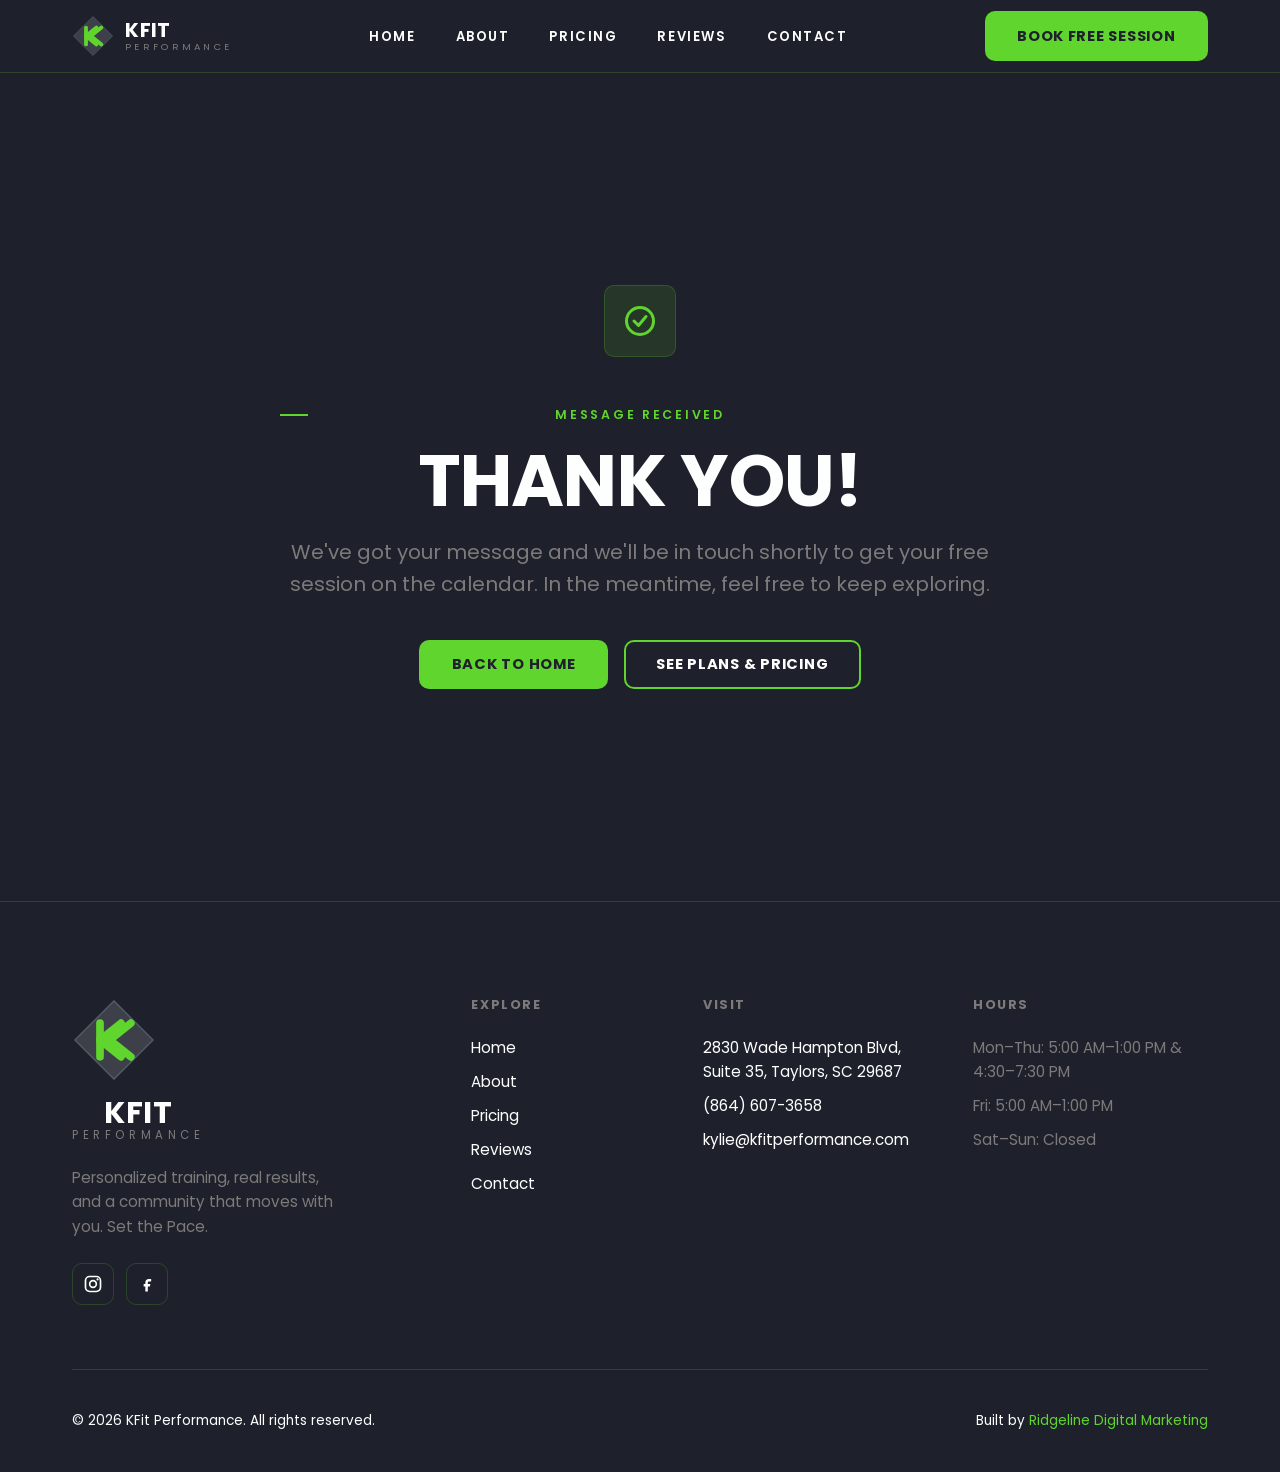
<file: thank-you.html>
<!DOCTYPE html>
<html lang="en">
<head>
  <meta charset="UTF-8">
  <meta name="viewport" content="width=device-width, initial-scale=1.0">
  <title>Thank You | KFit Performance</title>
  <meta name="description" content="Thanks for reaching out to KFit Performance. We've received your message and will be in touch soon to book your free session.">
  <!-- Confirmation page: always noindex (not a content page) -->
  <meta name="robots" content="noindex, nofollow">
  <meta name="theme-color" content="#1E212B">
  <link rel="canonical" href="https://www.kfitperformance.com/thank-you.html">
  <link rel="icon" href="data:image/svg+xml,%3Csvg xmlns='http://www.w3.org/2000/svg' viewBox='0 0 120 120'%3E%3Cpolygon points='60,4 116,60 60,116 4,60' fill='%233d4049'/%3E%3Cg fill='none' stroke='%2360D52D' stroke-width='11' stroke-linecap='round' stroke-linejoin='round'%3E%3Cpath d='M40 36 V84'/%3E%3Cpath d='M40 60 L70 36 M40 60 L70 84'/%3E%3Cpath d='M54 60 L84 36 M54 60 L84 84'/%3E%3C/g%3E%3C/svg%3E">

  <link rel="preconnect" href="https://fonts.googleapis.com">
  <link rel="preconnect" href="https://fonts.gstatic.com" crossorigin>
  <link href="https://fonts.googleapis.com/css2?family=Poppins:wght@400;600;700&display=swap" rel="stylesheet">

  <link rel="stylesheet" href="styles.css">
  <script src="js/nav.js" defer></script>
</head>
<body>
  <a class="skip-link" href="#main">Skip to content</a>

  <!-- ===================== NAV ===================== -->
  <header class="site-nav">
    <nav class="container site-nav__inner" aria-label="Primary">
      <a href="index.html" class="logo" aria-label="KFit Performance home">
        <svg class="logo__icon" viewBox="0 0 120 120" role="img" aria-hidden="true" focusable="false">
          <polygon points="60,4 116,60 60,116 4,60" fill="#3d4049" stroke="rgba(171,218,225,0.25)" stroke-width="2"/>
          <g fill="none" stroke="#60D52D" stroke-width="11" stroke-linecap="round" stroke-linejoin="round">
            <path d="M40 36 V84"/>
            <path d="M40 60 L70 36 M40 60 L70 84"/>
            <path d="M54 60 L84 36 M54 60 L84 84"/>
          </g>
        </svg>
        <span class="logo__wordmark">
          <span class="logo__name">KFit</span>
          <span class="logo__sub">Performance</span>
        </span>
      </a>

      <ul class="site-nav__links">
        <li><a class="site-nav__link" href="index.html">Home</a></li>
        <li><a class="site-nav__link" href="about.html">About</a></li>
        <li><a class="site-nav__link" href="pricing.html">Pricing</a></li>
        <li><a class="site-nav__link" href="reviews.html">Reviews</a></li>
        <li><a class="site-nav__link" href="contact.html">Contact</a></li>
      </ul>

      <a href="contact.html" class="btn btn--primary site-nav__cta">Book Free Session</a>

      <button class="nav-toggle" aria-label="Open menu" aria-expanded="false" aria-controls="nav-drawer">
        <span class="nav-toggle__bar"></span>
        <span class="nav-toggle__bar"></span>
        <span class="nav-toggle__bar"></span>
      </button>
    </nav>

    <div class="nav-drawer" id="nav-drawer">
      <a class="nav-drawer__link" href="index.html">Home</a>
      <a class="nav-drawer__link" href="about.html">About</a>
      <a class="nav-drawer__link" href="pricing.html">Pricing</a>
      <a class="nav-drawer__link" href="reviews.html">Reviews</a>
      <a class="nav-drawer__link" href="contact.html">Contact</a>
      <a class="btn btn--primary" href="contact.html">Book Free Session</a>
    </div>
  </header>

  <main id="main">
    <section class="section" style="min-height: calc(100vh - var(--nav-height)); display:flex; align-items:center;">
      <div class="container">
        <div class="cta-band__inner" style="text-align:center; margin-inline:auto;">
          <span class="icon-chip" aria-hidden="true" style="width:72px; height:72px; margin-inline:auto;">
            <svg viewBox="0 0 24 24" fill="none" stroke="currentColor" stroke-width="2" stroke-linecap="round" stroke-linejoin="round" style="width:36px;height:36px;"><circle cx="12" cy="12" r="9"/><path d="M8 12l3 3 5-6"/></svg>
          </span>
          <span class="section-label" style="padding-left:0; display:block; margin-top: var(--space-md);">Message Received</span>
          <h1>Thank you!</h1>
          <p class="lead" style="margin-inline:auto; margin-top: var(--space-sm);">We've got your message and we'll be in touch shortly to get your free session on the calendar. In the meantime, feel free to keep exploring.</p>
          <div class="btn-row btn-row--center" style="margin-top: var(--space-lg);">
            <a href="index.html" class="btn btn--primary">Back to Home</a>
            <a href="pricing.html" class="btn btn--ghost">See Plans &amp; Pricing</a>
          </div>
        </div>
      </div>
    </section>
  </main>

  <!-- ===================== FOOTER ===================== -->
  <footer class="site-footer">
    <div class="container">
      <div class="footer-grid">
        <div class="footer__brand">
          <a href="index.html" class="logo logo--stacked logo--start" aria-label="KFit Performance home">
            <svg class="logo__icon" viewBox="0 0 120 120" role="img" aria-hidden="true" focusable="false">
              <polygon points="60,4 116,60 60,116 4,60" fill="#3d4049" stroke="rgba(171,218,225,0.25)" stroke-width="2"/>
              <g fill="none" stroke="#60D52D" stroke-width="11" stroke-linecap="round" stroke-linejoin="round">
                <path d="M40 36 V84"/>
                <path d="M40 60 L70 36 M40 60 L70 84"/>
                <path d="M54 60 L84 36 M54 60 L84 84"/>
              </g>
            </svg>
            <span class="logo__wordmark">
              <span class="logo__name">KFit</span>
              <span class="logo__sub">Performance</span>
            </span>
          </a>
          <p class="footer__tagline">Personalized training, real results, and a community that moves with you. Set the Pace.</p>
          <div class="footer__social">
            <a class="social-link" href="https://www.instagram.com/" target="_blank" rel="noopener" aria-label="KFit Performance on Instagram">
              <svg viewBox="0 0 24 24" fill="none" aria-hidden="true"><rect x="3" y="3" width="18" height="18" rx="5" stroke="currentColor" stroke-width="2"/><circle cx="12" cy="12" r="4" stroke="currentColor" stroke-width="2"/><circle cx="17.5" cy="6.5" r="1.3" fill="currentColor"/></svg>
            </a>
            <a class="social-link" href="https://www.facebook.com/" target="_blank" rel="noopener" aria-label="KFit Performance on Facebook">
              <svg viewBox="0 0 24 24" fill="currentColor" aria-hidden="true"><path d="M14 9h3V6h-3c-2.2 0-4 1.8-4 4v2H8v3h2v6h3v-6h2.5l.5-3H13v-2c0-.6.4-1 1-1z"/></svg>
            </a>
          </div>
        </div>

        <div class="footer__col">
          <h4>Explore</h4>
          <nav class="footer__links" aria-label="Footer">
            <a href="index.html">Home</a>
            <a href="about.html">About</a>
            <a href="pricing.html">Pricing</a>
            <a href="reviews.html">Reviews</a>
            <a href="contact.html">Contact</a>
          </nav>
        </div>

        <div class="footer__col">
          <h4>Visit</h4>
          <div class="footer__contact">
            <a href="https://www.google.com/maps/search/?api=1&query=2830+Wade+Hampton+Blvd+Suite+35+Taylors+SC+29687" target="_blank" rel="noopener">2830 Wade Hampton Blvd,<br>Suite 35, Taylors, SC 29687</a>
            <a href="tel:+18646073658">(864) 607-3658</a>
            <a href="mailto:kylie@kfitperformance.com">kylie@kfitperformance.com</a>
          </div>
        </div>

        <div class="footer__col">
          <h4>Hours</h4>
          <div class="footer__contact">
            <span class="text-muted">Mon&ndash;Thu: 5:00 AM&ndash;1:00 PM &amp; 4:30&ndash;7:30 PM</span>
            <span class="text-muted">Fri: 5:00 AM&ndash;1:00 PM</span>
            <span class="text-muted">Sat&ndash;Sun: Closed</span>
          </div>
        </div>
      </div>

      <div class="footer__bottom">
        <p>&copy; <span data-year>2026</span> KFit Performance. All rights reserved.</p>
        <p>Built by <a href="https://www.ridgelinedigitalmarketing.com" target="_blank" rel="noopener">Ridgeline Digital Marketing</a></p>
      </div>
    </div>
  </footer>

</body>
</html>
</file>
<file: styles.css>
/* ==========================================================================
   KFIT PERFORMANCE — Global Stylesheet
   Brand: Set the Pace.
   Single stylesheet shared across all pages. Pure CSS, mobile-first.
   ========================================================================== */

/* --------------------------------------------------------------------------
   1. Design Tokens
   -------------------------------------------------------------------------- */
:root {
  /* Brand colors */
  --color-bg:          #1E212B;  /* Raisin Blue — primary background */
  --color-bg-alt:      #252830;  /* slightly lighter dark for alternating sections */
  --color-bg-card:     #2a2d38;  /* card/surface background */
  --color-accent:      #60D52D;  /* Lime — primary accent, CTAs, highlights */
  --color-accent-dark: #4fb524;  /* darker lime for hover */
  --color-text:        #FCFFFD;  /* Baby Powder — primary text */
  --color-text-muted:  #7C7A7A;  /* Sonic Silver — secondary/supporting text */
  --color-blue-accent: #ABDAE1;  /* Powder Blue — subtle accents only */
  --color-border:      rgba(96, 213, 45, 0.2);  /* subtle green border */
  --color-border-blue: rgba(171, 218, 225, 0.25); /* subtle blue decorative border */
  --color-overlay:     rgba(30, 33, 43, 0.5);    /* image overlay for palette cohesion */

  /* Typography */
  --font-primary: "Poppins", sans-serif;

  /* Spacing scale */
  --space-xs:  0.5rem;
  --space-sm:  1rem;
  --space-md:  1.5rem;
  --space-lg:  2.5rem;
  --space-xl:  4rem;
  --space-2xl: 6rem;

  /* Layout */
  --container-max: 1200px;
  --container-pad: 1.25rem;
  --radius:        10px;
  --radius-lg:     16px;

  /* Effects */
  --shadow:    0 10px 30px rgba(0, 0, 0, 0.35);
  --shadow-sm: 0 4px 14px rgba(0, 0, 0, 0.25);
  --transition: 0.25s ease;

  /* Sticky nav height (used for scroll offsets) */
  --nav-height: 72px;
}

/* --------------------------------------------------------------------------
   2. Reset & Base
   -------------------------------------------------------------------------- */
*,
*::before,
*::after {
  box-sizing: border-box;
  margin: 0;
  padding: 0;
}

html {
  scroll-behavior: smooth;
  scroll-padding-top: var(--nav-height);
  -webkit-text-size-adjust: 100%;
}

body {
  font-family: var(--font-primary);
  font-weight: 400;
  background-color: var(--color-bg);
  color: var(--color-text);
  line-height: 1.6;
  font-size: 1rem;
  -webkit-font-smoothing: antialiased;
  -moz-osx-font-smoothing: grayscale;
  overflow-x: hidden;
}

body.no-scroll {
  overflow: hidden;
}

img,
svg,
iframe {
  display: block;
  max-width: 100%;
}

a {
  color: inherit;
  text-decoration: none;
}

ul,
ol {
  list-style: none;
}

button {
  font-family: inherit;
  cursor: pointer;
  border: none;
  background: none;
  color: inherit;
}

input,
textarea,
select {
  font-family: inherit;
  font-size: 1rem;
}

/* Accessible focus ring */
:focus-visible {
  outline: 3px solid var(--color-accent);
  outline-offset: 2px;
  border-radius: 2px;
}

/* --------------------------------------------------------------------------
   3. Typography
   -------------------------------------------------------------------------- */
h1, h2, h3, h4, h5, h6 {
  font-family: var(--font-primary);
  font-weight: 700;
  text-transform: uppercase;
  letter-spacing: -0.01em;
  line-height: 1.1;
  color: var(--color-text);
}

h1 { font-size: clamp(2.1rem, 7vw, 4.5rem); }
h2 { font-size: clamp(1.9rem, 4vw, 2.9rem); }
h3 { font-size: clamp(1.3rem, 2.5vw, 1.6rem); }
h4 { font-size: 1.15rem; letter-spacing: 0; }

p {
  color: var(--color-text);
}

.text-muted {
  color: var(--color-text-muted);
}

.lead {
  font-size: clamp(1.05rem, 2vw, 1.25rem);
  color: var(--color-text-muted);
  max-width: 60ch;
}

strong { font-weight: 700; }

/* --------------------------------------------------------------------------
   4. Layout helpers
   -------------------------------------------------------------------------- */
.container {
  width: 100%;
  max-width: var(--container-max);
  margin-inline: auto;
  padding-inline: var(--container-pad);
}

.section {
  padding-block: var(--space-2xl);
}

.section--alt {
  background-color: var(--color-bg-alt);
}

.section--card {
  background-color: var(--color-bg-card);
}

.section-head {
  max-width: 720px;
  margin-bottom: var(--space-xl);
}

.section-head--center {
  margin-inline: auto;
  text-align: center;
}

.section-head .lead {
  margin-top: var(--space-sm);
}

.section-head--center .lead {
  margin-inline: auto;
}

/* Skip link */
.skip-link {
  position: absolute;
  left: -999px;
  top: 0;
  z-index: 1000;
  background: var(--color-accent);
  color: var(--color-bg);
  padding: 0.75rem 1.25rem;
  font-weight: 700;
  text-transform: uppercase;
}
.skip-link:focus {
  left: 0;
}

/* --------------------------------------------------------------------------
   5. Section labels & rules
   -------------------------------------------------------------------------- */
.section-label {
  display: inline-block;
  font-size: 0.78rem;
  font-weight: 600;
  text-transform: uppercase;
  letter-spacing: 0.22em;
  color: var(--color-accent);
  margin-bottom: var(--space-sm);
  position: relative;
  padding-left: 2.25rem;
}

.section-label::before {
  content: "";
  position: absolute;
  left: 0;
  top: 50%;
  width: 1.75rem;
  height: 2px;
  background: var(--color-accent);
  transform: translateY(-50%);
}

.section-head--center .section-label {
  padding-left: 0;
}
.section-head--center .section-label::before {
  display: none;
}

.rule {
  width: 60px;
  height: 4px;
  background: var(--color-accent);
  border: none;
  margin-top: var(--space-md);
}

.section-head--center .rule {
  margin-inline: auto;
}

/* --------------------------------------------------------------------------
   6. Buttons
   -------------------------------------------------------------------------- */
.btn {
  display: inline-flex;
  align-items: center;
  justify-content: center;
  gap: 0.5rem;
  font-weight: 700;
  text-transform: uppercase;
  letter-spacing: 0.05em;
  font-size: 0.92rem;
  padding: 0.95rem 1.9rem;
  border-radius: var(--radius);
  transition: background-color var(--transition), color var(--transition),
              border-color var(--transition), transform var(--transition),
              box-shadow var(--transition);
  border: 2px solid transparent;
  text-align: center;
  line-height: 1;
}

.btn:hover {
  transform: translateY(-2px);
}

.btn--primary {
  background-color: var(--color-accent);
  color: var(--color-bg);
}
.btn--primary:hover {
  background-color: var(--color-accent-dark);
  box-shadow: 0 8px 24px rgba(96, 213, 45, 0.3);
}

.btn--ghost {
  background-color: transparent;
  color: var(--color-text);
  border-color: var(--color-accent);
}
.btn--ghost:hover {
  background-color: var(--color-accent);
  color: var(--color-bg);
}

.btn--block {
  width: 100%;
}

.btn-row {
  display: flex;
  flex-wrap: wrap;
  gap: var(--space-sm);
}

.btn-row--center {
  justify-content: center;
}

/* --------------------------------------------------------------------------
   7. Logo (icon + wordmark component)
   -------------------------------------------------------------------------- */
.logo {
  display: inline-flex;
  align-items: center;
  gap: 0.7rem;
  color: var(--color-text);
}

.logo__icon {
  width: 42px;
  height: 42px;
  flex-shrink: 0;
}

.logo__wordmark {
  display: flex;
  flex-direction: column;
  line-height: 1;
}

.logo__name {
  font-weight: 700;
  font-size: 1.25rem;
  letter-spacing: 0.02em;
  text-transform: uppercase;
  color: var(--color-text);
}

.logo__sub {
  font-weight: 400;
  font-size: 0.6rem;
  letter-spacing: 0.34em;
  text-transform: uppercase;
  color: var(--color-text-muted);
  margin-top: 2px;
}

/* Stacked variant — for hero & footer */
.logo--stacked {
  flex-direction: column;
  gap: var(--space-sm);
  text-align: center;
}
/* Left-aligned stacked (footer) */
.logo--start {
  align-items: flex-start;
  text-align: left;
}
.logo--start .logo__wordmark {
  align-items: flex-start;
}
.logo--stacked .logo__icon {
  width: 84px;
  height: 84px;
}
.logo--stacked .logo__wordmark {
  align-items: center;
}
.logo--stacked .logo__name {
  font-size: 1.9rem;
}
.logo--stacked .logo__sub {
  font-size: 0.72rem;
  letter-spacing: 0.4em;
}

/* --------------------------------------------------------------------------
   8. Navigation
   -------------------------------------------------------------------------- */
.site-nav {
  position: sticky;
  top: 0;
  z-index: 100;
  background-color: var(--color-bg);
  border-bottom: 1px solid var(--color-border);
  transition: box-shadow var(--transition);
}

.site-nav.is-scrolled {
  box-shadow: var(--shadow-sm);
}

.site-nav__inner {
  display: flex;
  align-items: center;
  justify-content: space-between;
  height: var(--nav-height);
}

.site-nav__links {
  display: none;
  align-items: center;
  gap: var(--space-lg);
}

.site-nav__link {
  font-weight: 600;
  text-transform: uppercase;
  letter-spacing: 0.12em;
  font-size: 0.82rem;
  color: var(--color-text);
  position: relative;
  padding-block: 0.4rem;
  transition: color var(--transition);
}

.site-nav__link::after {
  content: "";
  position: absolute;
  left: 0;
  bottom: 0;
  width: 100%;
  height: 2px;
  background: var(--color-accent);
  transform: scaleX(0);
  transform-origin: left;
  transition: transform var(--transition);
}

.site-nav__link:hover,
.site-nav__link[aria-current="page"] {
  color: var(--color-accent);
}

.site-nav__link:hover::after,
.site-nav__link[aria-current="page"]::after {
  transform: scaleX(1);
}

.site-nav__cta {
  display: none;
}

/* Hamburger */
.nav-toggle {
  display: inline-flex;
  flex-direction: column;
  justify-content: center;
  gap: 5px;
  width: 44px;
  height: 44px;
  padding: 10px;
  z-index: 110;
}

.nav-toggle__bar {
  display: block;
  width: 100%;
  height: 2px;
  background: var(--color-text);
  border-radius: 2px;
  transition: transform var(--transition), opacity var(--transition);
}

.nav-toggle[aria-expanded="true"] .nav-toggle__bar:nth-child(1) {
  transform: translateY(7px) rotate(45deg);
}
.nav-toggle[aria-expanded="true"] .nav-toggle__bar:nth-child(2) {
  opacity: 0;
}
.nav-toggle[aria-expanded="true"] .nav-toggle__bar:nth-child(3) {
  transform: translateY(-7px) rotate(-45deg);
}

/* Mobile drawer */
.nav-drawer {
  position: fixed;
  inset: 0;
  background-color: var(--color-bg);
  transform: translateX(100%);
  transition: transform 0.3s ease;
  z-index: 105;
  display: flex;
  flex-direction: column;
  justify-content: center;
  align-items: center;
  gap: var(--space-lg);
  padding: var(--space-2xl) var(--container-pad);
  visibility: hidden;
}

.nav-drawer.is-open {
  transform: translateX(0);
  visibility: visible;
}

.nav-drawer__link {
  font-weight: 600;
  text-transform: uppercase;
  letter-spacing: 0.14em;
  font-size: 1.4rem;
  color: var(--color-text);
  transition: color var(--transition);
}

.nav-drawer__link:hover,
.nav-drawer__link[aria-current="page"] {
  color: var(--color-accent);
}

.nav-drawer .btn {
  margin-top: var(--space-sm);
}

/* --------------------------------------------------------------------------
   9. Hero
   -------------------------------------------------------------------------- */
.hero {
  position: relative;
  min-height: calc(100vh - var(--nav-height));
  display: flex;
  flex-direction: column;
  justify-content: center;
  overflow: hidden;
  background-color: var(--color-bg);
  padding-block: var(--space-2xl);
}

.hero__bg {
  position: absolute;
  inset: 0;
  z-index: 0;
}

.hero__bg .img-placeholder {
  width: 100%;
  height: 100%;
  border: none;
  border-radius: 0;
  background-color: #16181f;
}

.hero__bg::after {
  content: "";
  position: absolute;
  inset: 0;
  background: linear-gradient(180deg, rgba(30,33,43,0.72) 0%, rgba(30,33,43,0.92) 100%);
}

/* Watermark icon */
.hero__watermark {
  position: absolute;
  right: -4%;
  bottom: -8%;
  width: min(55vw, 620px);
  opacity: 0.05;
  z-index: 1;
  pointer-events: none;
}

.hero__inner {
  position: relative;
  z-index: 2;
  width: 100%;
  min-width: 0;
  max-width: 820px;
}

.hero__inner > * {
  overflow-wrap: break-word;
}

.hero__eyebrow {
  display: inline-block;
  font-weight: 600;
  text-transform: uppercase;
  letter-spacing: 0.3em;
  font-size: 0.85rem;
  color: var(--color-accent);
  margin-bottom: var(--space-md);
}

.hero h1 {
  margin-bottom: var(--space-md);
}

.hero h1 .accent {
  color: var(--color-accent);
}

.hero__sub {
  font-size: clamp(1.05rem, 2.2vw, 1.35rem);
  color: var(--color-text-muted);
  max-width: 54ch;
  margin-bottom: var(--space-lg);
}

/* --------------------------------------------------------------------------
   10. Page header (interior pages)
   -------------------------------------------------------------------------- */
.page-header {
  position: relative;
  padding-block: var(--space-2xl);
  background-color: var(--color-bg-alt);
  border-bottom: 1px solid var(--color-border);
  overflow: hidden;
}

.page-header__inner {
  position: relative;
  z-index: 2;
  max-width: 760px;
}

.page-header h1 {
  margin-bottom: var(--space-sm);
}

.page-header__deco {
  position: absolute;
  top: -40%;
  right: -5%;
  width: 360px;
  height: 360px;
  border: 1px solid var(--color-border-blue);
  border-radius: var(--radius-lg);
  transform: rotate(45deg);
  z-index: 1;
}

/* --------------------------------------------------------------------------
   11. Grids & cards
   -------------------------------------------------------------------------- */
.grid {
  display: grid;
  gap: var(--space-md);
}

.grid--2 { grid-template-columns: 1fr; }
.grid--3 { grid-template-columns: 1fr; }
.grid--4 { grid-template-columns: 1fr; }

.card {
  background-color: var(--color-bg-card);
  border: 1px solid var(--color-border);
  border-radius: var(--radius-lg);
  padding: var(--space-lg);
  transition: transform var(--transition), border-color var(--transition),
              box-shadow var(--transition);
}

.card:hover {
  transform: translateY(-4px);
  border-color: var(--color-accent);
  box-shadow: var(--shadow);
}

.card h3 {
  margin-bottom: var(--space-xs);
}

.card p {
  color: var(--color-text-muted);
}

/* Icon chip */
.icon-chip {
  display: inline-flex;
  align-items: center;
  justify-content: center;
  width: 56px;
  height: 56px;
  border-radius: var(--radius);
  background-color: rgba(96, 213, 45, 0.12);
  border: 1px solid var(--color-border);
  margin-bottom: var(--space-md);
  color: var(--color-accent);
}

.icon-chip svg {
  width: 28px;
  height: 28px;
}

/* Value prop variant uses powder-blue subtle background */
.icon-chip--blue {
  background-color: rgba(171, 218, 225, 0.1);
  border-color: var(--color-border-blue);
  color: var(--color-blue-accent);
}

/* --------------------------------------------------------------------------
   12. Services list
   -------------------------------------------------------------------------- */
.service {
  display: flex;
  gap: var(--space-md);
  align-items: flex-start;
}

.service__body h3 {
  margin-bottom: var(--space-xs);
}
.service__body p {
  color: var(--color-text-muted);
}

/* --------------------------------------------------------------------------
   13. Trainer cards
   -------------------------------------------------------------------------- */
.trainer {
  background-color: var(--color-bg-card);
  border: 1px solid var(--color-border);
  border-radius: var(--radius-lg);
  overflow: hidden;
  transition: transform var(--transition), box-shadow var(--transition),
              border-color var(--transition);
}

.trainer:hover {
  transform: translateY(-4px);
  border-color: var(--color-accent);
  box-shadow: var(--shadow);
}

.trainer__photo {
  position: relative;
  aspect-ratio: 4 / 5;
}

.trainer__photo .img-placeholder {
  width: 100%;
  height: 100%;
  border-radius: 0;
}

.trainer__body {
  padding: var(--space-md) var(--space-lg) var(--space-lg);
}

.trainer__name {
  margin-bottom: 0.15rem;
}

.trainer__role {
  display: block;
  font-size: 0.78rem;
  font-weight: 600;
  text-transform: uppercase;
  letter-spacing: 0.16em;
  color: var(--color-accent);
  margin-bottom: var(--space-sm);
}

.trainer__bio {
  color: var(--color-text-muted);
  font-size: 0.95rem;
}

/* --------------------------------------------------------------------------
   14. Pricing
   -------------------------------------------------------------------------- */
.plan {
  position: relative;
  display: flex;
  flex-direction: column;
  background-color: var(--color-bg-card);
  border: 1px solid var(--color-border);
  border-radius: var(--radius-lg);
  padding: var(--space-lg);
  transition: transform var(--transition), border-color var(--transition),
              box-shadow var(--transition);
}

.plan:hover {
  transform: translateY(-4px);
  box-shadow: var(--shadow);
}

.plan--featured {
  border-color: var(--color-accent);
  box-shadow: 0 0 0 1px var(--color-accent), var(--shadow);
}

.plan__badge {
  position: absolute;
  top: -14px;
  left: 50%;
  transform: translateX(-50%);
  background: var(--color-accent);
  color: var(--color-bg);
  font-size: 0.7rem;
  font-weight: 700;
  text-transform: uppercase;
  letter-spacing: 0.14em;
  padding: 0.35rem 0.9rem;
  border-radius: 999px;
  white-space: nowrap;
}

.plan__name {
  font-size: 1.4rem;
  margin-bottom: var(--space-xs);
}

.plan__price {
  display: flex;
  align-items: baseline;
  gap: 0.35rem;
  margin-bottom: var(--space-sm);
}

.plan__amount {
  font-size: 2.6rem;
  font-weight: 700;
  color: var(--color-accent);
  line-height: 1;
}

.plan__period {
  color: var(--color-text-muted);
  font-size: 0.95rem;
}

.plan__tagline {
  color: var(--color-text-muted);
  margin-bottom: var(--space-md);
  min-height: 2.5em;
}

.plan__features {
  display: flex;
  flex-direction: column;
  gap: 0.7rem;
  margin-bottom: var(--space-lg);
  flex-grow: 1;
}

.plan__features li {
  display: flex;
  gap: 0.6rem;
  align-items: flex-start;
  font-size: 0.95rem;
  color: var(--color-text);
}

.plan__features li::before {
  content: "";
  flex-shrink: 0;
  width: 20px;
  height: 20px;
  margin-top: 2px;
  background-color: var(--color-accent);
  -webkit-mask: url("data:image/svg+xml,%3Csvg xmlns='http://www.w3.org/2000/svg' viewBox='0 0 24 24'%3E%3Cpath d='M20 6L9 17l-5-5' fill='none' stroke='%23000' stroke-width='3' stroke-linecap='round' stroke-linejoin='round'/%3E%3C/svg%3E") center / contain no-repeat;
  mask: url("data:image/svg+xml,%3Csvg xmlns='http://www.w3.org/2000/svg' viewBox='0 0 24 24'%3E%3Cpath d='M20 6L9 17l-5-5' fill='none' stroke='%23000' stroke-width='3' stroke-linecap='round' stroke-linejoin='round'/%3E%3C/svg%3E") center / contain no-repeat;
}

/* --------------------------------------------------------------------------
   15. Steps / How it works
   -------------------------------------------------------------------------- */
.step {
  position: relative;
  padding-top: var(--space-lg);
}

.step__num {
  font-size: 3rem;
  font-weight: 700;
  color: var(--color-accent);
  line-height: 1;
  display: block;
  margin-bottom: var(--space-sm);
}

.step h3 {
  margin-bottom: var(--space-xs);
}

.step p {
  color: var(--color-text-muted);
}

/* --------------------------------------------------------------------------
   16. Testimonials / reviews
   -------------------------------------------------------------------------- */
.quote {
  background-color: var(--color-bg-card);
  border: 1px solid var(--color-border);
  border-radius: var(--radius-lg);
  padding: var(--space-lg);
  display: flex;
  flex-direction: column;
  gap: var(--space-md);
  height: 100%;
}

.quote__stars {
  display: flex;
  gap: 2px;
  color: var(--color-accent);
}
.quote__stars svg {
  width: 18px;
  height: 18px;
}

.quote__text {
  font-size: 1.02rem;
  color: var(--color-text);
  flex-grow: 1;
}

.quote__author {
  display: flex;
  align-items: center;
  gap: 0.8rem;
}

.quote__avatar {
  width: 44px;
  height: 44px;
  border-radius: 50%;
  background-color: rgba(96, 213, 45, 0.15);
  border: 1px solid var(--color-border);
  display: flex;
  align-items: center;
  justify-content: center;
  font-weight: 700;
  color: var(--color-accent);
  flex-shrink: 0;
}

.quote__name {
  font-weight: 600;
  display: block;
}
.quote__meta {
  font-size: 0.82rem;
  color: var(--color-text-muted);
}

/* Featured review */
.quote--featured {
  border-color: var(--color-accent);
  background: linear-gradient(180deg, var(--color-bg-card) 0%, rgba(96,213,45,0.04) 100%);
}

.featured-review {
  display: grid;
  gap: var(--space-lg);
  align-items: center;
}

.featured-review__quote {
  font-size: clamp(1.3rem, 3vw, 1.9rem);
  font-weight: 600;
  line-height: 1.35;
  color: var(--color-text);
}

.featured-review__mark {
  font-size: 4rem;
  line-height: 0.5;
  color: var(--color-accent);
  font-family: Georgia, serif;
  display: block;
  height: 2rem;
}

/* --------------------------------------------------------------------------
   17. Service area
   -------------------------------------------------------------------------- */
.area-list {
  display: flex;
  flex-wrap: wrap;
  gap: var(--space-sm);
  margin-top: var(--space-md);
}

.area-list li {
  display: flex;
  align-items: center;
  gap: 0.5rem;
  background-color: var(--color-bg-card);
  border: 1px solid var(--color-border);
  border-radius: 999px;
  padding: 0.55rem 1.1rem;
  font-weight: 600;
  font-size: 0.9rem;
}

.area-list li::before {
  content: "";
  width: 8px;
  height: 8px;
  border-radius: 50%;
  background: var(--color-accent);
}

/* --------------------------------------------------------------------------
   18. Image placeholders
   -------------------------------------------------------------------------- */
.img-placeholder {
  display: flex;
  align-items: center;
  justify-content: center;
  text-align: center;
  background-color: var(--color-bg-card);
  border: 2px dashed var(--color-accent);
  border-radius: var(--radius);
  color: var(--color-text-muted);
  font-size: 0.85rem;
  font-weight: 600;
  letter-spacing: 0.04em;
  padding: var(--space-md);
  min-height: 180px;
}

.img-placeholder span {
  max-width: 28ch;
}

/* --------------------------------------------------------------------------
   19. FAQ
   -------------------------------------------------------------------------- */
.faq {
  display: flex;
  flex-direction: column;
  gap: var(--space-sm);
  max-width: 820px;
  margin-inline: auto;
}

.faq__item {
  background-color: var(--color-bg-card);
  border: 1px solid var(--color-border);
  border-radius: var(--radius);
  overflow: hidden;
}

.faq__item[open] {
  border-color: var(--color-accent);
}

.faq__q {
  display: flex;
  align-items: center;
  justify-content: space-between;
  gap: var(--space-sm);
  padding: var(--space-md) var(--space-lg);
  font-weight: 600;
  font-size: 1.05rem;
  cursor: pointer;
  list-style: none;
}

.faq__q::-webkit-details-marker {
  display: none;
}

.faq__q::after {
  content: "+";
  font-size: 1.6rem;
  color: var(--color-accent);
  line-height: 1;
  transition: transform var(--transition);
  flex-shrink: 0;
}

.faq__item[open] .faq__q::after {
  transform: rotate(45deg);
}

.faq__a {
  padding: 0 var(--space-lg) var(--space-md);
  color: var(--color-text-muted);
}

/* --------------------------------------------------------------------------
   20. Forms
   -------------------------------------------------------------------------- */
.form {
  display: grid;
  gap: var(--space-md);
}

.form__group {
  display: flex;
  flex-direction: column;
  gap: 0.45rem;
}

.form__label {
  font-weight: 600;
  font-size: 0.85rem;
  text-transform: uppercase;
  letter-spacing: 0.08em;
}

.form__label .req {
  color: var(--color-accent);
}

.form__control {
  width: 100%;
  background-color: var(--color-bg);
  border: 1px solid var(--color-border);
  border-radius: var(--radius);
  color: var(--color-text);
  padding: 0.85rem 1rem;
  transition: border-color var(--transition), box-shadow var(--transition);
}

.form__control::placeholder {
  color: var(--color-text-muted);
}

.form__control:focus {
  outline: none;
  border-color: var(--color-accent);
  box-shadow: 0 0 0 3px rgba(96, 213, 45, 0.18);
}

textarea.form__control {
  resize: vertical;
  min-height: 140px;
}

/* --------------------------------------------------------------------------
   21. Contact info & map
   -------------------------------------------------------------------------- */
.contact-grid {
  display: grid;
  gap: var(--space-xl);
}

.info-list {
  display: flex;
  flex-direction: column;
  gap: var(--space-md);
}

.info-item {
  display: flex;
  gap: var(--space-md);
  align-items: flex-start;
}

.info-item__icon {
  flex-shrink: 0;
  width: 44px;
  height: 44px;
  border-radius: var(--radius);
  background-color: rgba(96, 213, 45, 0.12);
  border: 1px solid var(--color-border);
  display: flex;
  align-items: center;
  justify-content: center;
  color: var(--color-accent);
}
.info-item__icon svg { width: 22px; height: 22px; }

.info-item__label {
  font-size: 0.78rem;
  font-weight: 600;
  text-transform: uppercase;
  letter-spacing: 0.14em;
  color: var(--color-text-muted);
  display: block;
  margin-bottom: 0.15rem;
}

.info-item__value {
  font-weight: 600;
  color: var(--color-text);
}
.info-item__value a:hover { color: var(--color-accent); }

.hours-table {
  width: 100%;
  border-collapse: collapse;
}
.hours-table th,
.hours-table td {
  text-align: left;
  padding: 0.5rem 0;
  border-bottom: 1px solid var(--color-border);
  font-size: 0.95rem;
}
.hours-table th {
  font-weight: 600;
  color: var(--color-text);
}
.hours-table td {
  color: var(--color-text-muted);
  text-align: right;
}
.hours-table .closed { color: var(--color-text-muted); }

.map-embed {
  border-radius: var(--radius-lg);
  overflow: hidden;
  border: 1px solid var(--color-border);
  line-height: 0;
}
.map-embed iframe {
  width: 100%;
  height: 400px;
  border: 0;
  filter: grayscale(0.2) contrast(1.05);
}

/* --------------------------------------------------------------------------
   22. CTA band
   -------------------------------------------------------------------------- */
.cta-band {
  background: linear-gradient(135deg, var(--color-bg-alt) 0%, var(--color-bg) 100%);
  border-block: 1px solid var(--color-border);
  text-align: center;
}

.cta-band__inner {
  max-width: 720px;
  margin-inline: auto;
}

.cta-band h2 {
  margin-bottom: var(--space-sm);
}

.cta-band p {
  color: var(--color-text-muted);
  margin-bottom: var(--space-lg);
}

/* --------------------------------------------------------------------------
   23. Prose (about copy blocks)
   -------------------------------------------------------------------------- */
.prose {
  max-width: 70ch;
}
.prose p + p {
  margin-top: var(--space-md);
}
.prose p {
  color: var(--color-text-muted);
  font-size: 1.05rem;
}

.split {
  display: grid;
  gap: var(--space-xl);
  align-items: center;
}

/* --------------------------------------------------------------------------
   24. Footer
   -------------------------------------------------------------------------- */
.site-footer {
  background-color: var(--color-bg);
  border-top: 1px solid var(--color-border);
  padding-block: var(--space-2xl) var(--space-lg);
}

.footer-grid {
  display: grid;
  gap: var(--space-xl);
  margin-bottom: var(--space-xl);
}

.footer__brand .logo {
  margin-bottom: var(--space-md);
}

.footer__tagline {
  color: var(--color-text-muted);
  max-width: 30ch;
  font-size: 0.95rem;
}

.footer__col h4 {
  text-transform: uppercase;
  letter-spacing: 0.12em;
  font-size: 0.8rem;
  color: var(--color-text-muted);
  margin-bottom: var(--space-md);
}

.footer__links {
  display: flex;
  flex-direction: column;
  gap: 0.6rem;
}
.footer__links a,
.footer__contact a,
.footer__contact span {
  color: var(--color-text);
  font-size: 0.95rem;
  transition: color var(--transition);
}
.footer__links a:hover,
.footer__contact a:hover {
  color: var(--color-accent);
}

.footer__contact {
  display: flex;
  flex-direction: column;
  gap: 0.6rem;
}
.footer__contact .text-muted { color: var(--color-text-muted); }

.footer__social {
  display: flex;
  gap: 0.75rem;
  margin-top: var(--space-md);
}

.social-link {
  width: 42px;
  height: 42px;
  border-radius: var(--radius);
  border: 1px solid var(--color-border);
  display: flex;
  align-items: center;
  justify-content: center;
  color: var(--color-text);
  transition: background-color var(--transition), color var(--transition),
              transform var(--transition);
}
.social-link:hover {
  background-color: var(--color-accent);
  color: var(--color-bg);
  transform: translateY(-2px);
}
.social-link svg { width: 20px; height: 20px; }

.footer__bottom {
  display: flex;
  flex-direction: column;
  gap: var(--space-sm);
  padding-top: var(--space-lg);
  border-top: 1px solid var(--color-border);
  color: var(--color-text-muted);
  font-size: 0.85rem;
}
.footer__bottom a { color: var(--color-accent); }
.footer__bottom a:hover { text-decoration: underline; }

/* --------------------------------------------------------------------------
   25. Scroll fade-in animation
   -------------------------------------------------------------------------- */
.fade-in {
  opacity: 0;
  transform: translateY(24px);
  transition: opacity 0.6s ease, transform 0.6s ease;
  will-change: opacity, transform;
}
.fade-in.is-visible {
  opacity: 1;
  transform: translateY(0);
}

/* Stagger helpers */
.fade-in.delay-1 { transition-delay: 0.08s; }
.fade-in.delay-2 { transition-delay: 0.16s; }
.fade-in.delay-3 { transition-delay: 0.24s; }

/* --------------------------------------------------------------------------
   26. Responsive — 768px and up
   -------------------------------------------------------------------------- */
@media (min-width: 768px) {
  :root { --container-pad: 2rem; }

  .grid--2 { grid-template-columns: repeat(2, 1fr); }
  .grid--3 { grid-template-columns: repeat(2, 1fr); }
  .grid--4 { grid-template-columns: repeat(2, 1fr); }

  .featured-review { grid-template-columns: 1fr; }

  .split { grid-template-columns: 1fr 1fr; }

  .contact-grid { grid-template-columns: 1fr 1fr; }

  .footer-grid {
    grid-template-columns: 1.6fr 1fr 1.2fr;
  }

  .footer__bottom {
    flex-direction: row;
    justify-content: space-between;
    align-items: center;
  }
}

/* --------------------------------------------------------------------------
   27. Responsive — 1024px and up
   -------------------------------------------------------------------------- */
@media (min-width: 1024px) {
  .site-nav__links { display: flex; }
  .site-nav__cta { display: inline-flex; }
  .nav-toggle { display: none; }

  .grid--3 { grid-template-columns: repeat(3, 1fr); }
  .grid--4 { grid-template-columns: repeat(4, 1fr); }

  .footer-grid {
    grid-template-columns: 2fr 1fr 1fr 1.4fr;
  }
}

/* --------------------------------------------------------------------------
   28. Reduced motion
   -------------------------------------------------------------------------- */
@media (prefers-reduced-motion: reduce) {
  html { scroll-behavior: auto; }
  *,
  *::before,
  *::after {
    animation-duration: 0.001ms !important;
    transition-duration: 0.001ms !important;
  }
  .fade-in {
    opacity: 1;
    transform: none;
  }
}
</file>
